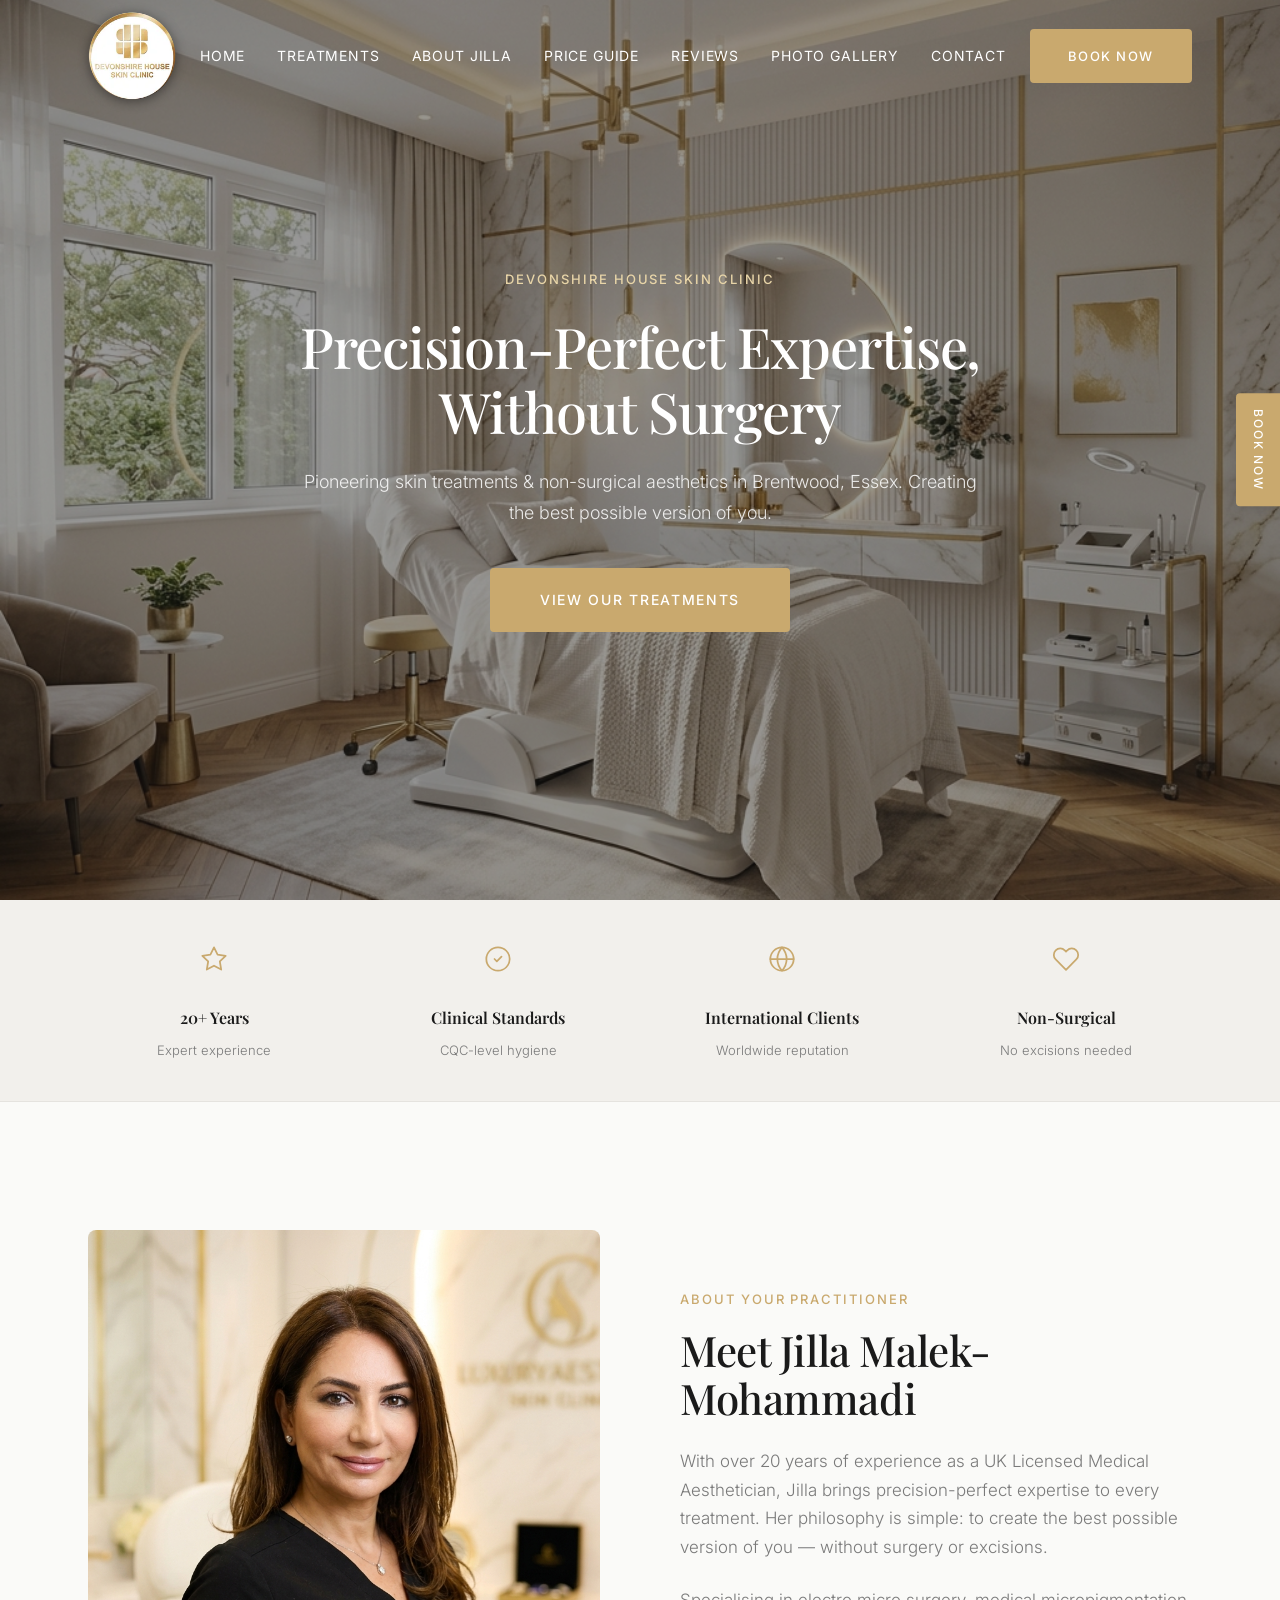
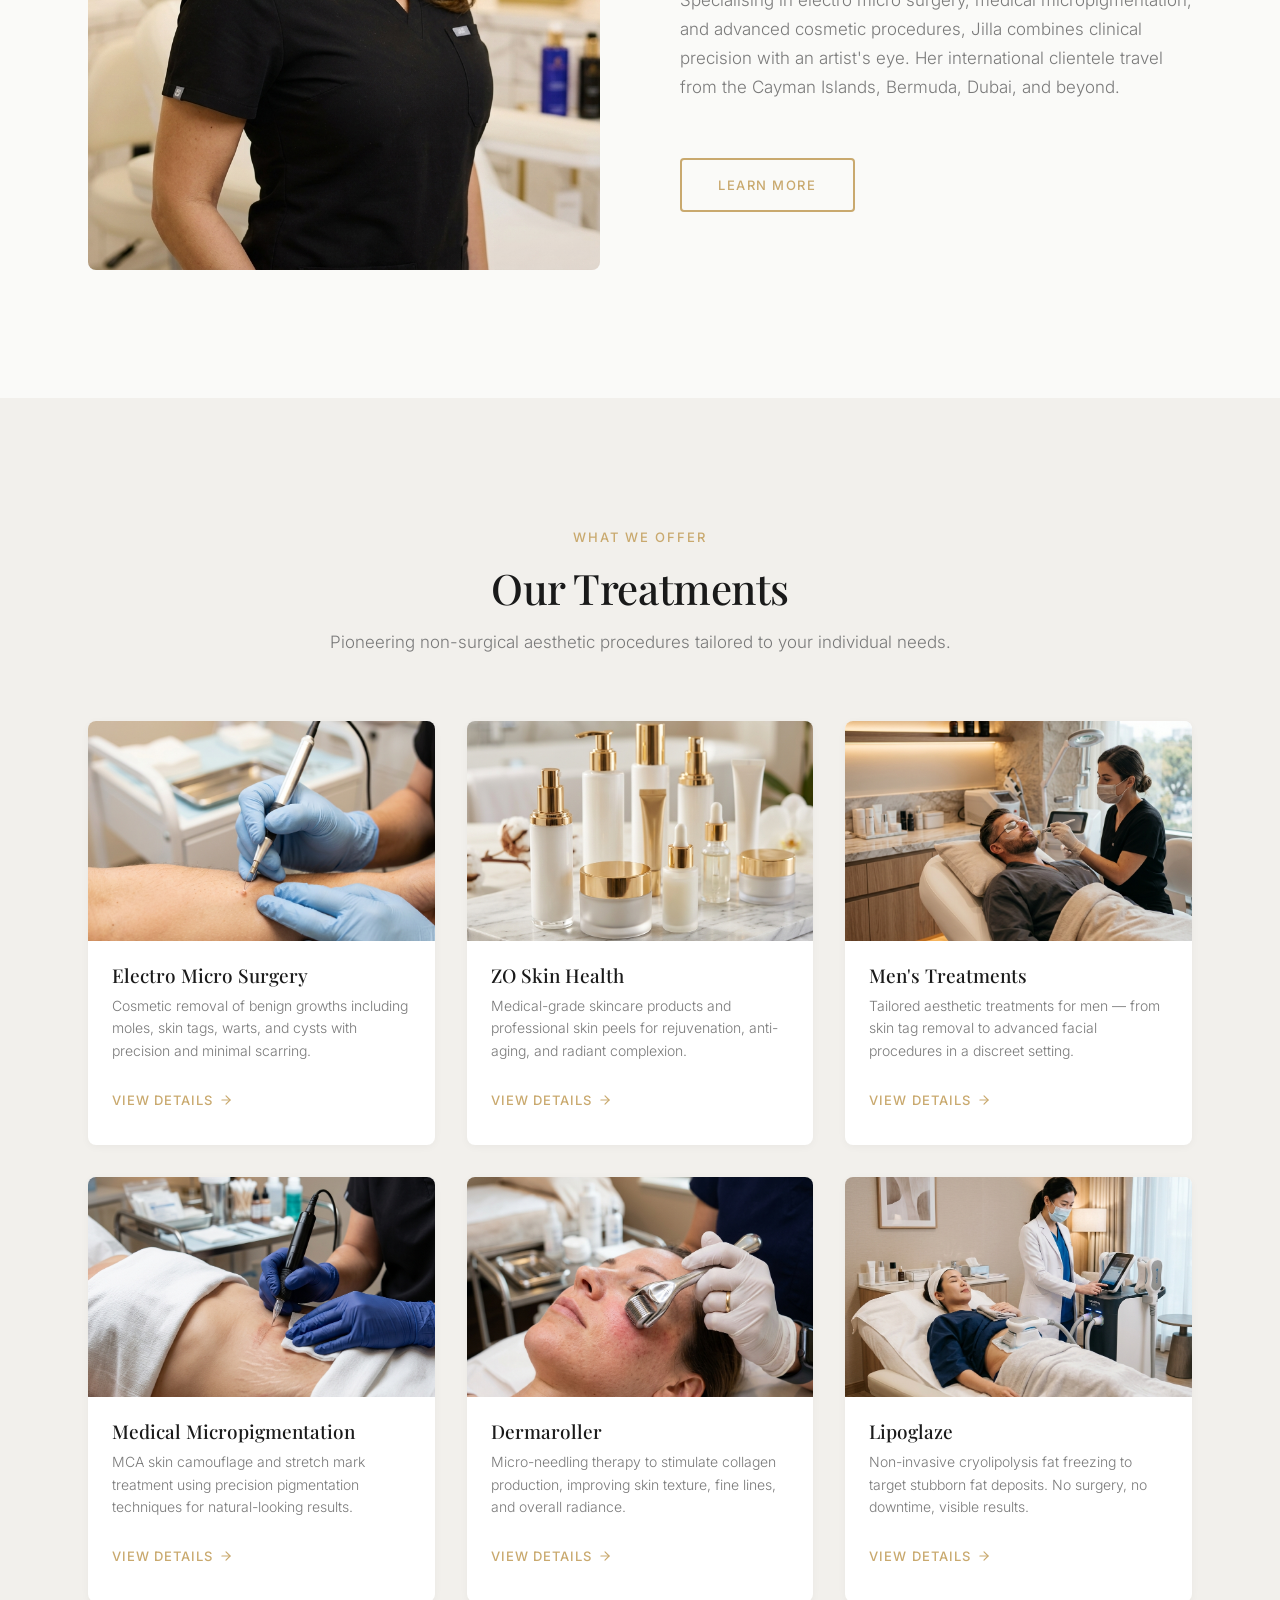
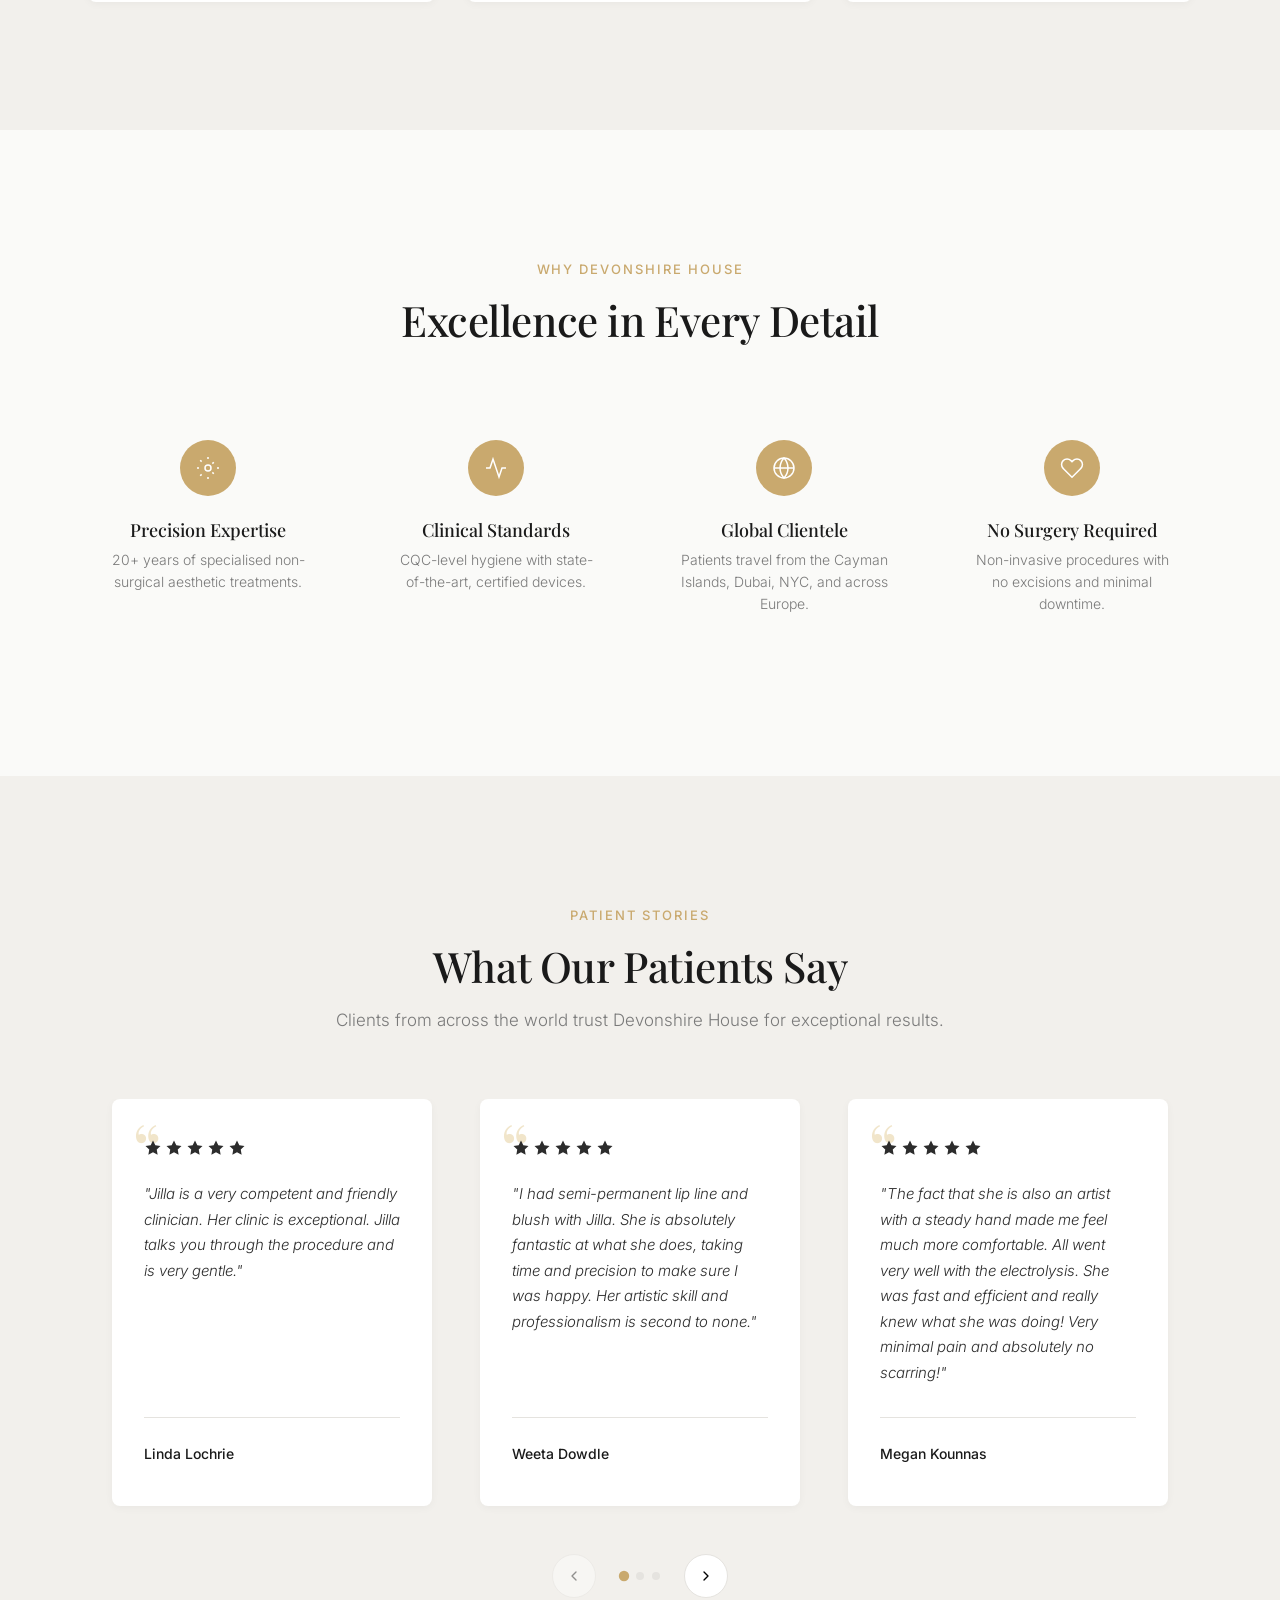
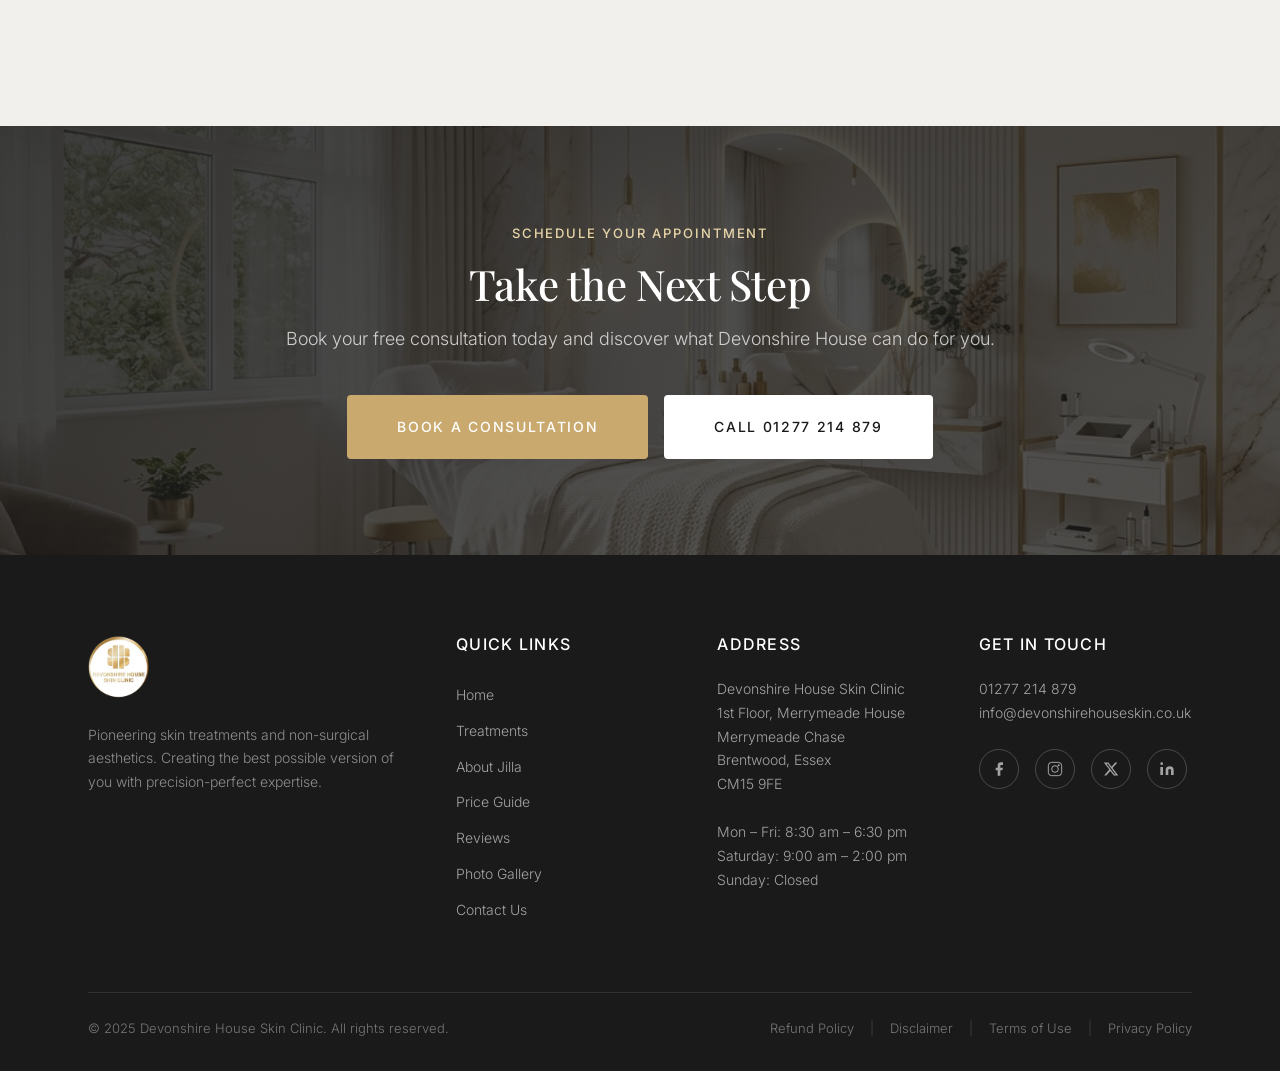
<file: index.html>
<!DOCTYPE html>
<html lang="en">
<head>
  <meta charset="UTF-8">
  <meta name="viewport" content="width=device-width, initial-scale=1.0">
  <title>Devonshire House Skin Clinic | Precision Aesthetic Treatments in Brentwood, Essex</title>
  <meta name="description" content="Devonshire House Skin Clinic offers pioneering skin treatments, non-surgical aesthetics, and advanced cosmetic procedures in Brentwood, Essex. Led by Jilla Malek-Mohammadi with 20+ years of expertise.">
  <meta property="og:title" content="Devonshire House Skin Clinic | Precision Aesthetic Treatments">
  <meta property="og:description" content="Pioneering skin treatments & non-surgical aesthetics in Brentwood, Essex. Creating the best possible version of you.">
  <meta property="og:type" content="website">
  <link rel="stylesheet" href="index.css">
  <link rel="icon" href="assets/images/favicon.png" type="image/png">
</head>
<body>

  <!-- Skip Link (Accessibility) -->
  <a href="#main-content" class="skip-link">Skip to main content</a>

  <!-- Floating Book Now Tab -->
  <a href="contact.html" class="floating-cta" aria-label="Book a consultation">Book Now</a>

  <!-- ============ HEADER ============ -->
  <header class="header" id="header" role="banner">
    <div class="header__inner">
      <a href="index.html" class="header__logo" aria-label="Devonshire House Skin Clinic — Home">
        <img src="assets/images/devonshirelogo.png" alt="Devonshire House Skin Clinic" width="163" height="170">
      </a>

      <nav class="header__nav" id="main-nav" role="navigation" aria-label="Main navigation">
        <a href="index.html" class="active">Home</a>
        <div class="nav-dropdown">
          <a href="treatments.html">Treatments</a>
          <div class="nav-dropdown__menu">
            <a href="treatments.html#electro-micro-surgery">Electro Micro Surgery (Cosmetic Removal Of Benign Growths)</a>
            <a href="treatments.html#zo-skin-health">ZO Skin Health</a>
            <a href="treatments.html#mens-treatments">Men's Treatments</a>
            <a href="treatments.html#micropigmentation">Medical Micropigmentation (Stretch Marks)</a>
            <a href="treatments.html#dermaroller">Dermaroller</a>
            <a href="treatments.html#lipoglaze">Lipoglaze</a>
          </div>
        </div>
        <a href="about.html">About Jilla</a>
        <a href="price-guide.html">Price Guide</a>
        <a href="reviews.html">Reviews</a>
        <a href="photo-gallery.html">Photo Gallery</a>
        <a href="contact.html">Contact</a>
      </nav>

      <a href="contact.html" class="btn btn--primary header__cta">Book Now</a>

      <button class="header__toggle" id="menu-toggle" aria-label="Open menu" aria-expanded="false">
        <span></span>
        <span></span>
        <span></span>
      </button>
    </div>
  </header>

  <!-- Mobile Menu -->
  <div class="mobile-menu__overlay" id="mobile-overlay"></div>
  <div class="mobile-menu" id="mobile-menu" role="navigation" aria-label="Mobile navigation">
    <a href="index.html">Home</a>
    <a href="treatments.html">Treatments</a>
    <a href="about.html">About Jilla</a>
    <a href="price-guide.html">Price Guide</a>
    <a href="reviews.html">Reviews</a>
    <a href="photo-gallery.html">Photo Gallery</a>
    <a href="contact.html">Contact Us</a>
    <div class="mobile-menu__contact">
      <p>
        Devonshire House Skin Clinic<br>
        1st Floor, Merrymeade House<br>
        Brentwood, Essex, CM15 9FE<br><br>
        <a href="tel:01277214879">01277 214 879</a><br>
        <a href="mailto:info@devonshirehouseskin.co.uk">info@devonshirehouseskin.co.uk</a>
      </p>
    </div>
  </div>

  <!-- ============ MAIN CONTENT ============ -->
  <main id="main-content">

    <!-- HERO SECTION -->
    <section class="hero" id="hero">
      <div class="hero__bg" style="background-image: url('assets/images/hero_bg.png');" role="img" aria-label="Luxury skin clinic interior"></div>
      <div class="hero__overlay"></div>
      <div class="hero__content">
        <span class="eyebrow">Devonshire House Skin Clinic</span>
        <h1>Precision-Perfect Expertise, Without Surgery</h1>
        <p>Pioneering skin treatments &amp; non-surgical aesthetics in Brentwood, Essex. Creating the best possible version of you.</p>
        <a href="#treatments" class="btn btn--primary btn--lg">View Our Treatments</a>
      </div>
    </section>

    <!-- TRUST BAR -->
    <section class="trust-bar">
      <div class="container">
        <div class="trust-bar__inner">
          <div class="trust-item reveal">
            <div class="trust-item__icon">
              <svg width="28" height="28" viewBox="0 0 24 24" fill="none" stroke="currentColor" stroke-width="1.5" stroke-linecap="round" stroke-linejoin="round"><path d="M12 2L15.09 8.26 22 9.27 17 14.14 18.18 21.02 12 17.77 5.82 21.02 7 14.14 2 9.27 8.91 8.26 12 2z"/></svg>
            </div>
            <div class="trust-item__title">20+ Years</div>
            <div class="trust-item__text">Expert experience</div>
          </div>
          <div class="trust-item reveal reveal-delay-1">
            <div class="trust-item__icon">
              <svg width="28" height="28" viewBox="0 0 24 24" fill="none" stroke="currentColor" stroke-width="1.5" stroke-linecap="round" stroke-linejoin="round"><path d="M9 12l2 2 4-4"/><path d="M12 22c5.523 0 10-4.477 10-10S17.523 2 12 2 2 6.477 2 12s4.477 10 10 10z"/></svg>
            </div>
            <div class="trust-item__title">Clinical Standards</div>
            <div class="trust-item__text">CQC-level hygiene</div>
          </div>
          <div class="trust-item reveal reveal-delay-2">
            <div class="trust-item__icon">
              <svg width="28" height="28" viewBox="0 0 24 24" fill="none" stroke="currentColor" stroke-width="1.5" stroke-linecap="round" stroke-linejoin="round"><circle cx="12" cy="12" r="10"/><line x1="2" y1="12" x2="22" y2="12"/><path d="M12 2a15.3 15.3 0 0 1 4 10 15.3 15.3 0 0 1-4 10 15.3 15.3 0 0 1-4-10 15.3 15.3 0 0 1 4-10z"/></svg>
            </div>
            <div class="trust-item__title">International Clients</div>
            <div class="trust-item__text">Worldwide reputation</div>
          </div>
          <div class="trust-item reveal reveal-delay-3">
            <div class="trust-item__icon">
              <svg width="28" height="28" viewBox="0 0 24 24" fill="none" stroke="currentColor" stroke-width="1.5" stroke-linecap="round" stroke-linejoin="round"><path d="M20.84 4.61a5.5 5.5 0 0 0-7.78 0L12 5.67l-1.06-1.06a5.5 5.5 0 0 0-7.78 7.78l1.06 1.06L12 21.23l7.78-7.78 1.06-1.06a5.5 5.5 0 0 0 0-7.78z"/></svg>
            </div>
            <div class="trust-item__title">Non-Surgical</div>
            <div class="trust-item__text">No excisions needed</div>
          </div>
        </div>
      </div>
    </section>

    <!-- ABOUT SNIPPET -->
    <section class="section" id="about">
      <div class="container">
        <div class="about-snippet">
          <div class="about-snippet__image reveal">
            <img src="assets/images/about_jilla.png" alt="Jilla Malek-Mohammadi — Lead Medical Aesthetician at Devonshire House Skin Clinic" loading="lazy">
          </div>
          <div class="about-snippet__content reveal reveal-delay-2">
            <span class="eyebrow">About Your Practitioner</span>
            <h2>Meet Jilla Malek-Mohammadi</h2>
            <p>With over 20 years of experience as a UK Licensed Medical Aesthetician, Jilla brings precision-perfect expertise to every treatment. Her philosophy is simple: to create the best possible version of you — without surgery or excisions.</p>
            <p>Specialising in electro micro surgery, medical micropigmentation, and advanced cosmetic procedures, Jilla combines clinical precision with an artist's eye. Her international clientele travel from the Cayman Islands, Bermuda, Dubai, and beyond.</p>
            <a href="about.html" class="btn btn--secondary">Learn More</a>
          </div>
        </div>
      </div>
    </section>

    <!-- TREATMENTS / SERVICE GRID -->
    <section class="section section--alt" id="treatments">
      <div class="container">
        <div class="section__header">
          <span class="eyebrow">What We Offer</span>
          <h2>Our Treatments</h2>
          <p>Pioneering non-surgical aesthetic procedures tailored to your individual needs.</p>
        </div>
        <div class="grid-3">
          <!-- Card 1: Electro Micro Surgery -->
          <div class="service-card reveal">
            <div class="service-card__image-wrap">
              <img src="assets/images/treatment_electro.png" alt="Electro Micro Surgery — precision removal of benign skin growths" class="service-card__image" loading="lazy">
            </div>
            <div class="service-card__body">
              <h3 class="service-card__title">Electro Micro Surgery</h3>
              <p class="service-card__desc">Cosmetic removal of benign growths including moles, skin tags, warts, and cysts with precision and minimal scarring.</p>
              <a href="treatments.html#electro-micro-surgery" class="service-card__link">
                View Details
                <svg viewBox="0 0 24 24" fill="none" stroke="currentColor" stroke-width="2" stroke-linecap="round" stroke-linejoin="round"><line x1="5" y1="12" x2="19" y2="12"/><polyline points="12 5 19 12 12 19"/></svg>
              </a>
            </div>
          </div>

          <!-- Card 2: ZO Skin Health -->
          <div class="service-card reveal reveal-delay-1">
            <div class="service-card__image-wrap">
              <img src="assets/images/treatment_zo_skin.png" alt="ZO Skin Health premium skincare products" class="service-card__image" loading="lazy">
            </div>
            <div class="service-card__body">
              <h3 class="service-card__title">ZO Skin Health</h3>
              <p class="service-card__desc">Medical-grade skincare products and professional skin peels for rejuvenation, anti-aging, and radiant complexion.</p>
              <a href="treatments.html#zo-skin-health" class="service-card__link">
                View Details
                <svg viewBox="0 0 24 24" fill="none" stroke="currentColor" stroke-width="2" stroke-linecap="round" stroke-linejoin="round"><line x1="5" y1="12" x2="19" y2="12"/><polyline points="12 5 19 12 12 19"/></svg>
              </a>
            </div>
          </div>

          <!-- Card 3: Men's Treatments -->
          <div class="service-card reveal reveal-delay-2">
            <div class="service-card__image-wrap">
              <img src="assets/images/treatment_mens.png" alt="Men's aesthetic skin treatments" class="service-card__image" loading="lazy">
            </div>
            <div class="service-card__body">
              <h3 class="service-card__title">Men's Treatments</h3>
              <p class="service-card__desc">Tailored aesthetic treatments for men — from skin tag removal to advanced facial procedures in a discreet setting.</p>
              <a href="treatments.html#mens-treatments" class="service-card__link">
                View Details
                <svg viewBox="0 0 24 24" fill="none" stroke="currentColor" stroke-width="2" stroke-linecap="round" stroke-linejoin="round"><line x1="5" y1="12" x2="19" y2="12"/><polyline points="12 5 19 12 12 19"/></svg>
              </a>
            </div>
          </div>

          <!-- Card 4: Medical Micropigmentation -->
          <div class="service-card reveal reveal-delay-3">
            <div class="service-card__image-wrap">
              <img src="assets/images/treatment_mca.png" alt="Medical Micropigmentation and skin camouflage" class="service-card__image" loading="lazy">
            </div>
            <div class="service-card__body">
              <h3 class="service-card__title">Medical Micropigmentation</h3>
              <p class="service-card__desc">MCA skin camouflage and stretch mark treatment using precision pigmentation techniques for natural-looking results.</p>
              <a href="treatments.html#micropigmentation" class="service-card__link">
                View Details
                <svg viewBox="0 0 24 24" fill="none" stroke="currentColor" stroke-width="2" stroke-linecap="round" stroke-linejoin="round"><line x1="5" y1="12" x2="19" y2="12"/><polyline points="12 5 19 12 12 19"/></svg>
              </a>
            </div>
          </div>

          <!-- Card 5: Dermaroller -->
          <div class="service-card reveal reveal-delay-4">
            <div class="service-card__image-wrap">
              <img src="assets/images/treatment_dermaroller.png" alt="Dermaroller micro-needling treatment" class="service-card__image" loading="lazy">
            </div>
            <div class="service-card__body">
              <h3 class="service-card__title">Dermaroller</h3>
              <p class="service-card__desc">Micro-needling therapy to stimulate collagen production, improving skin texture, fine lines, and overall radiance.</p>
              <a href="treatments.html#dermaroller" class="service-card__link">
                View Details
                <svg viewBox="0 0 24 24" fill="none" stroke="currentColor" stroke-width="2" stroke-linecap="round" stroke-linejoin="round"><line x1="5" y1="12" x2="19" y2="12"/><polyline points="12 5 19 12 12 19"/></svg>
              </a>
            </div>
          </div>

          <!-- Card 6: Lipoglaze -->
          <div class="service-card reveal reveal-delay-5">
            <div class="service-card__image-wrap">
              <img src="assets/images/treatment_lipoglaze.png" alt="Lipoglaze cryolipolysis fat freezing treatment" class="service-card__image" loading="lazy">
            </div>
            <div class="service-card__body">
              <h3 class="service-card__title">Lipoglaze</h3>
              <p class="service-card__desc">Non-invasive cryolipolysis fat freezing to target stubborn fat deposits. No surgery, no downtime, visible results.</p>
              <a href="treatments.html#lipoglaze" class="service-card__link">
                View Details
                <svg viewBox="0 0 24 24" fill="none" stroke="currentColor" stroke-width="2" stroke-linecap="round" stroke-linejoin="round"><line x1="5" y1="12" x2="19" y2="12"/><polyline points="12 5 19 12 12 19"/></svg>
              </a>
            </div>
          </div>
        </div>
      </div>
    </section>

    <!-- WHY CHOOSE US -->
    <section class="section" id="why-us">
      <div class="container">
        <div class="section__header">
          <span class="eyebrow">Why Devonshire House</span>
          <h2>Excellence in Every Detail</h2>
        </div>
        <div class="features-grid">
          <div class="feature-item reveal">
            <div class="feature-item__icon">
              <svg width="24" height="24" viewBox="0 0 24 24" fill="none" stroke="currentColor" stroke-width="1.5"><circle cx="12" cy="12" r="3"/><path d="M12 1v2M12 21v2M4.22 4.22l1.42 1.42M16.36 16.36l1.42 1.42M1 12h2M21 12h2M4.22 19.78l1.42-1.42M16.36 7.64l1.42-1.42"/></svg>
            </div>
            <h4 class="feature-item__title">Precision Expertise</h4>
            <p class="feature-item__text">20+ years of specialised non-surgical aesthetic treatments.</p>
          </div>
          <div class="feature-item reveal reveal-delay-1">
            <div class="feature-item__icon">
              <svg width="24" height="24" viewBox="0 0 24 24" fill="none" stroke="currentColor" stroke-width="1.5"><path d="M22 12h-4l-3 9L9 3l-3 9H2"/></svg>
            </div>
            <h4 class="feature-item__title">Clinical Standards</h4>
            <p class="feature-item__text">CQC-level hygiene with state-of-the-art, certified devices.</p>
          </div>
          <div class="feature-item reveal reveal-delay-2">
            <div class="feature-item__icon">
              <svg width="24" height="24" viewBox="0 0 24 24" fill="none" stroke="currentColor" stroke-width="1.5"><circle cx="12" cy="12" r="10"/><line x1="2" y1="12" x2="22" y2="12"/><path d="M12 2a15.3 15.3 0 0 1 4 10 15.3 15.3 0 0 1-4 10 15.3 15.3 0 0 1-4-10 15.3 15.3 0 0 1 4-10z"/></svg>
            </div>
            <h4 class="feature-item__title">Global Clientele</h4>
            <p class="feature-item__text">Patients travel from the Cayman Islands, Dubai, NYC, and across Europe.</p>
          </div>
          <div class="feature-item reveal reveal-delay-3">
            <div class="feature-item__icon">
              <svg width="24" height="24" viewBox="0 0 24 24" fill="none" stroke="currentColor" stroke-width="1.5"><path d="M20.84 4.61a5.5 5.5 0 0 0-7.78 0L12 5.67l-1.06-1.06a5.5 5.5 0 0 0-7.78 7.78l1.06 1.06L12 21.23l7.78-7.78 1.06-1.06a5.5 5.5 0 0 0 0-7.78z"/></svg>
            </div>
            <h4 class="feature-item__title">No Surgery Required</h4>
            <p class="feature-item__text">Non-invasive procedures with no excisions and minimal downtime.</p>
          </div>
        </div>
      </div>
    </section>

    <!-- TESTIMONIALS CAROUSEL -->
    <section class="section section--alt" id="testimonials">
      <div class="container">
        <div class="section__header">
          <span class="eyebrow">Patient Stories</span>
          <h2>What Our Patients Say</h2>
          <p>Clients from across the world trust Devonshire House for exceptional results.</p>
        </div>

        <div class="testimonials" aria-label="Patient testimonials">
          <div class="testimonials__track" id="testimonials-track">
            <!-- Testimonial 1 -->
            <div class="testimonial-card">
              <div class="testimonial-card__inner">
                <div class="testimonial-card__stars" aria-label="5 out of 5 stars">
                  <svg viewBox="0 0 24 24"><path d="M12 2l3.09 6.26L22 9.27l-5 4.87 1.18 6.88L12 17.77l-6.18 3.25L7 14.14 2 9.27l6.91-1.01L12 2z" fill="currentColor"/></svg>
                  <svg viewBox="0 0 24 24"><path d="M12 2l3.09 6.26L22 9.27l-5 4.87 1.18 6.88L12 17.77l-6.18 3.25L7 14.14 2 9.27l6.91-1.01L12 2z" fill="currentColor"/></svg>
                  <svg viewBox="0 0 24 24"><path d="M12 2l3.09 6.26L22 9.27l-5 4.87 1.18 6.88L12 17.77l-6.18 3.25L7 14.14 2 9.27l6.91-1.01L12 2z" fill="currentColor"/></svg>
                  <svg viewBox="0 0 24 24"><path d="M12 2l3.09 6.26L22 9.27l-5 4.87 1.18 6.88L12 17.77l-6.18 3.25L7 14.14 2 9.27l6.91-1.01L12 2z" fill="currentColor"/></svg>
                  <svg viewBox="0 0 24 24"><path d="M12 2l3.09 6.26L22 9.27l-5 4.87 1.18 6.88L12 17.77l-6.18 3.25L7 14.14 2 9.27l6.91-1.01L12 2z" fill="currentColor"/></svg>
                </div>
                <p class="testimonial-card__text">"Jilla is a very competent and friendly clinician. Her clinic is exceptional. Jilla talks you through the procedure and is very gentle."</p>
                <div class="testimonial-card__author">Linda Lochrie</div>
              </div>
            </div>

            <!-- Testimonial 2 -->
            <div class="testimonial-card">
              <div class="testimonial-card__inner">
                <div class="testimonial-card__stars" aria-label="5 out of 5 stars">
                  <svg viewBox="0 0 24 24"><path d="M12 2l3.09 6.26L22 9.27l-5 4.87 1.18 6.88L12 17.77l-6.18 3.25L7 14.14 2 9.27l6.91-1.01L12 2z" fill="currentColor"/></svg>
                  <svg viewBox="0 0 24 24"><path d="M12 2l3.09 6.26L22 9.27l-5 4.87 1.18 6.88L12 17.77l-6.18 3.25L7 14.14 2 9.27l6.91-1.01L12 2z" fill="currentColor"/></svg>
                  <svg viewBox="0 0 24 24"><path d="M12 2l3.09 6.26L22 9.27l-5 4.87 1.18 6.88L12 17.77l-6.18 3.25L7 14.14 2 9.27l6.91-1.01L12 2z" fill="currentColor"/></svg>
                  <svg viewBox="0 0 24 24"><path d="M12 2l3.09 6.26L22 9.27l-5 4.87 1.18 6.88L12 17.77l-6.18 3.25L7 14.14 2 9.27l6.91-1.01L12 2z" fill="currentColor"/></svg>
                  <svg viewBox="0 0 24 24"><path d="M12 2l3.09 6.26L22 9.27l-5 4.87 1.18 6.88L12 17.77l-6.18 3.25L7 14.14 2 9.27l6.91-1.01L12 2z" fill="currentColor"/></svg>
                </div>
                <p class="testimonial-card__text">"I had semi-permanent lip line and blush with Jilla. She is absolutely fantastic at what she does, taking time and precision to make sure I was happy. Her artistic skill and professionalism is second to none."</p>
                <div class="testimonial-card__author">Weeta Dowdle</div>
              </div>
            </div>

            <!-- Testimonial 3 -->
            <div class="testimonial-card">
              <div class="testimonial-card__inner">
                <div class="testimonial-card__stars" aria-label="5 out of 5 stars">
                  <svg viewBox="0 0 24 24"><path d="M12 2l3.09 6.26L22 9.27l-5 4.87 1.18 6.88L12 17.77l-6.18 3.25L7 14.14 2 9.27l6.91-1.01L12 2z" fill="currentColor"/></svg>
                  <svg viewBox="0 0 24 24"><path d="M12 2l3.09 6.26L22 9.27l-5 4.87 1.18 6.88L12 17.77l-6.18 3.25L7 14.14 2 9.27l6.91-1.01L12 2z" fill="currentColor"/></svg>
                  <svg viewBox="0 0 24 24"><path d="M12 2l3.09 6.26L22 9.27l-5 4.87 1.18 6.88L12 17.77l-6.18 3.25L7 14.14 2 9.27l6.91-1.01L12 2z" fill="currentColor"/></svg>
                  <svg viewBox="0 0 24 24"><path d="M12 2l3.09 6.26L22 9.27l-5 4.87 1.18 6.88L12 17.77l-6.18 3.25L7 14.14 2 9.27l6.91-1.01L12 2z" fill="currentColor"/></svg>
                  <svg viewBox="0 0 24 24"><path d="M12 2l3.09 6.26L22 9.27l-5 4.87 1.18 6.88L12 17.77l-6.18 3.25L7 14.14 2 9.27l6.91-1.01L12 2z" fill="currentColor"/></svg>
                </div>
                <p class="testimonial-card__text">"The fact that she is also an artist with a steady hand made me feel much more comfortable. All went very well with the electrolysis. She was fast and efficient and really knew what she was doing! Very minimal pain and absolutely no scarring!"</p>
                <div class="testimonial-card__author">Megan Kounnas</div>
              </div>
            </div>

            <!-- Testimonial 4 -->
            <div class="testimonial-card">
              <div class="testimonial-card__inner">
                <div class="testimonial-card__stars" aria-label="5 out of 5 stars">
                  <svg viewBox="0 0 24 24"><path d="M12 2l3.09 6.26L22 9.27l-5 4.87 1.18 6.88L12 17.77l-6.18 3.25L7 14.14 2 9.27l6.91-1.01L12 2z" fill="currentColor"/></svg>
                  <svg viewBox="0 0 24 24"><path d="M12 2l3.09 6.26L22 9.27l-5 4.87 1.18 6.88L12 17.77l-6.18 3.25L7 14.14 2 9.27l6.91-1.01L12 2z" fill="currentColor"/></svg>
                  <svg viewBox="0 0 24 24"><path d="M12 2l3.09 6.26L22 9.27l-5 4.87 1.18 6.88L12 17.77l-6.18 3.25L7 14.14 2 9.27l6.91-1.01L12 2z" fill="currentColor"/></svg>
                  <svg viewBox="0 0 24 24"><path d="M12 2l3.09 6.26L22 9.27l-5 4.87 1.18 6.88L12 17.77l-6.18 3.25L7 14.14 2 9.27l6.91-1.01L12 2z" fill="currentColor"/></svg>
                  <svg viewBox="0 0 24 24"><path d="M12 2l3.09 6.26L22 9.27l-5 4.87 1.18 6.88L12 17.77l-6.18 3.25L7 14.14 2 9.27l6.91-1.01L12 2z" fill="currentColor"/></svg>
                </div>
                <p class="testimonial-card__text">"I had a skin tag which had been bothering me for a while. My worries were unfounded as Jilla made me feel very comfortable right away and the process was both quick and painless. I highly recommend this clinic."</p>
                <div class="testimonial-card__author">Ian W</div>
              </div>
            </div>

            <!-- Testimonial 5 -->
            <div class="testimonial-card">
              <div class="testimonial-card__inner">
                <div class="testimonial-card__stars" aria-label="5 out of 5 stars">
                  <svg viewBox="0 0 24 24"><path d="M12 2l3.09 6.26L22 9.27l-5 4.87 1.18 6.88L12 17.77l-6.18 3.25L7 14.14 2 9.27l6.91-1.01L12 2z" fill="currentColor"/></svg>
                  <svg viewBox="0 0 24 24"><path d="M12 2l3.09 6.26L22 9.27l-5 4.87 1.18 6.88L12 17.77l-6.18 3.25L7 14.14 2 9.27l6.91-1.01L12 2z" fill="currentColor"/></svg>
                  <svg viewBox="0 0 24 24"><path d="M12 2l3.09 6.26L22 9.27l-5 4.87 1.18 6.88L12 17.77l-6.18 3.25L7 14.14 2 9.27l6.91-1.01L12 2z" fill="currentColor"/></svg>
                  <svg viewBox="0 0 24 24"><path d="M12 2l3.09 6.26L22 9.27l-5 4.87 1.18 6.88L12 17.77l-6.18 3.25L7 14.14 2 9.27l6.91-1.01L12 2z" fill="currentColor"/></svg>
                  <svg viewBox="0 0 24 24"><path d="M12 2l3.09 6.26L22 9.27l-5 4.87 1.18 6.88L12 17.77l-6.18 3.25L7 14.14 2 9.27l6.91-1.01L12 2z" fill="currentColor"/></svg>
                </div>
                <p class="testimonial-card__text">"I have had skin treatments and also a facial at the Brentwood address. I have been delighted with the results and have recommended these to friends and family. An excellent therapist."</p>
                <div class="testimonial-card__author">June R</div>
              </div>
            </div>
          </div>

          <!-- Carousel Controls -->
          <div class="carousel-controls">
            <button class="carousel-btn" id="carousel-prev" aria-label="Previous testimonial">
              <svg viewBox="0 0 24 24" fill="none" stroke="currentColor" stroke-width="2" stroke-linecap="round" stroke-linejoin="round"><polyline points="15 18 9 12 15 6"/></svg>
            </button>
            <div class="carousel-dots" id="carousel-dots">
              <button class="carousel-dot active" aria-label="Go to slide 1"></button>
              <button class="carousel-dot" aria-label="Go to slide 2"></button>
              <button class="carousel-dot" aria-label="Go to slide 3"></button>
            </div>
            <button class="carousel-btn" id="carousel-next" aria-label="Next testimonial">
              <svg viewBox="0 0 24 24" fill="none" stroke="currentColor" stroke-width="2" stroke-linecap="round" stroke-linejoin="round"><polyline points="9 18 15 12 9 6"/></svg>
            </button>
          </div>
        </div>
      </div>
    </section>

    <!-- CTA SECTION -->
    <section class="cta-section">
      <div class="cta-section__bg" style="background-image: url('assets/images/hero_bg.png');"></div>
      <div class="cta-section__overlay"></div>
      <div class="container cta-section__content">
        <span class="eyebrow" style="color: var(--color-accent-light);">Schedule Your Appointment</span>
        <h2>Take the Next Step</h2>
        <p>Book your free consultation today and discover what Devonshire House can do for you.</p>
        <div class="cta-section__buttons">
          <a href="contact.html" class="btn btn--primary btn--lg">Book a Consultation</a>
          <a href="tel:01277214879" class="btn btn--white btn--lg">Call 01277 214 879</a>
        </div>
      </div>
    </section>

  </main>

  <!-- ============ FOOTER ============ -->
  <footer class="footer" role="contentinfo">
    <div class="container">
      <div class="footer__grid">
        <!-- Brand -->
        <div class="footer__brand">
          <div class="footer__logo">
            <img src="assets/images/devonshirelogo.png" alt="Devonshire House Skin Clinic" width="163" height="170">
          </div>
          <p>Pioneering skin treatments and non-surgical aesthetics. Creating the best possible version of you with precision-perfect expertise.</p>
        </div>

        <!-- Quick Links -->
        <div class="footer__links">
          <h4>Quick Links</h4>
          <a href="index.html">Home</a>
          <a href="treatments.html">Treatments</a>
          <a href="about.html">About Jilla</a>
          <a href="price-guide.html">Price Guide</a>
          <a href="reviews.html">Reviews</a>
          <a href="photo-gallery.html">Photo Gallery</a>
          <a href="contact.html">Contact Us</a>
        </div>

        <!-- Address -->
        <div class="footer__contact">
          <h4>Address</h4>
          <p>
            Devonshire House Skin Clinic<br>
            1st Floor, Merrymeade House<br>
            Merrymeade Chase<br>
            Brentwood, Essex<br>
            CM15 9FE
          </p>
          <p style="margin-top: 16px;">
            Mon – Fri: 8:30 am – 6:30 pm<br>
            Saturday: 9:00 am – 2:00 pm<br>
            Sunday: Closed
          </p>
        </div>

        <!-- Get In Touch -->
        <div class="footer__contact">
          <h4>Get In Touch</h4>
          <p>
            <a href="tel:01277214879">01277 214 879</a><br>
            <a href="mailto:info@devonshirehouseskin.co.uk">info@devonshirehouseskin.co.uk</a>
          </p>
          <div class="footer__social">
            <a href="https://facebook.com/1593580254194009" target="_blank" rel="noopener" aria-label="Facebook">
              <svg viewBox="0 0 24 24"><path d="M18 2h-3a5 5 0 0 0-5 5v3H7v4h3v8h4v-8h3l1-4h-4V7a1 1 0 0 1 1-1h3z"/></svg>
            </a>
            <a href="https://www.instagram.com/devonshire_house_skin/" target="_blank" rel="noopener" aria-label="Instagram">
              <svg viewBox="0 0 24 24"><rect x="2" y="2" width="20" height="20" rx="5" fill="none" stroke="currentColor" stroke-width="1.5"/><circle cx="12" cy="12" r="5" fill="none" stroke="currentColor" stroke-width="1.5"/><circle cx="17.5" cy="6.5" r="1.5" fill="currentColor"/></svg>
            </a>
            <a href="https://twitter.com/jilla_Aesthetic" target="_blank" rel="noopener" aria-label="X (Twitter)">
              <svg viewBox="0 0 24 24"><path d="M18.244 2.25h3.308l-7.227 8.26 8.502 11.24H16.17l-5.214-6.817L4.99 21.75H1.68l7.73-8.835L1.254 2.25H8.08l4.713 6.231zm-1.161 17.52h1.833L7.084 4.126H5.117z"/></svg>
            </a>
            <a href="https://www.linkedin.com/in/jilla-malek-mohammadi-9968a725" target="_blank" rel="noopener" aria-label="LinkedIn">
              <svg viewBox="0 0 24 24"><path d="M16 8a6 6 0 0 1 6 6v7h-4v-7a2 2 0 0 0-2-2 2 2 0 0 0-2 2v7h-4v-7a6 6 0 0 1 6-6z"/><rect x="2" y="9" width="4" height="12"/><circle cx="4" cy="4" r="2"/></svg>
            </a>
          </div>
        </div>
      </div>

      <!-- Bottom Bar -->
      <div class="footer__bottom">
        <div>&copy; 2025 Devonshire House Skin Clinic. All rights reserved.</div>
        <div class="footer__legal">
          <a href="#">Refund Policy</a>
          <span>|</span>
          <a href="#">Disclaimer</a>
          <span>|</span>
          <a href="#">Terms of Use</a>
          <span>|</span>
          <a href="#">Privacy Policy</a>
        </div>
      </div>
    </div>
  </footer>

  <script src="main.js" defer></script>
</body>
</html>
</file>
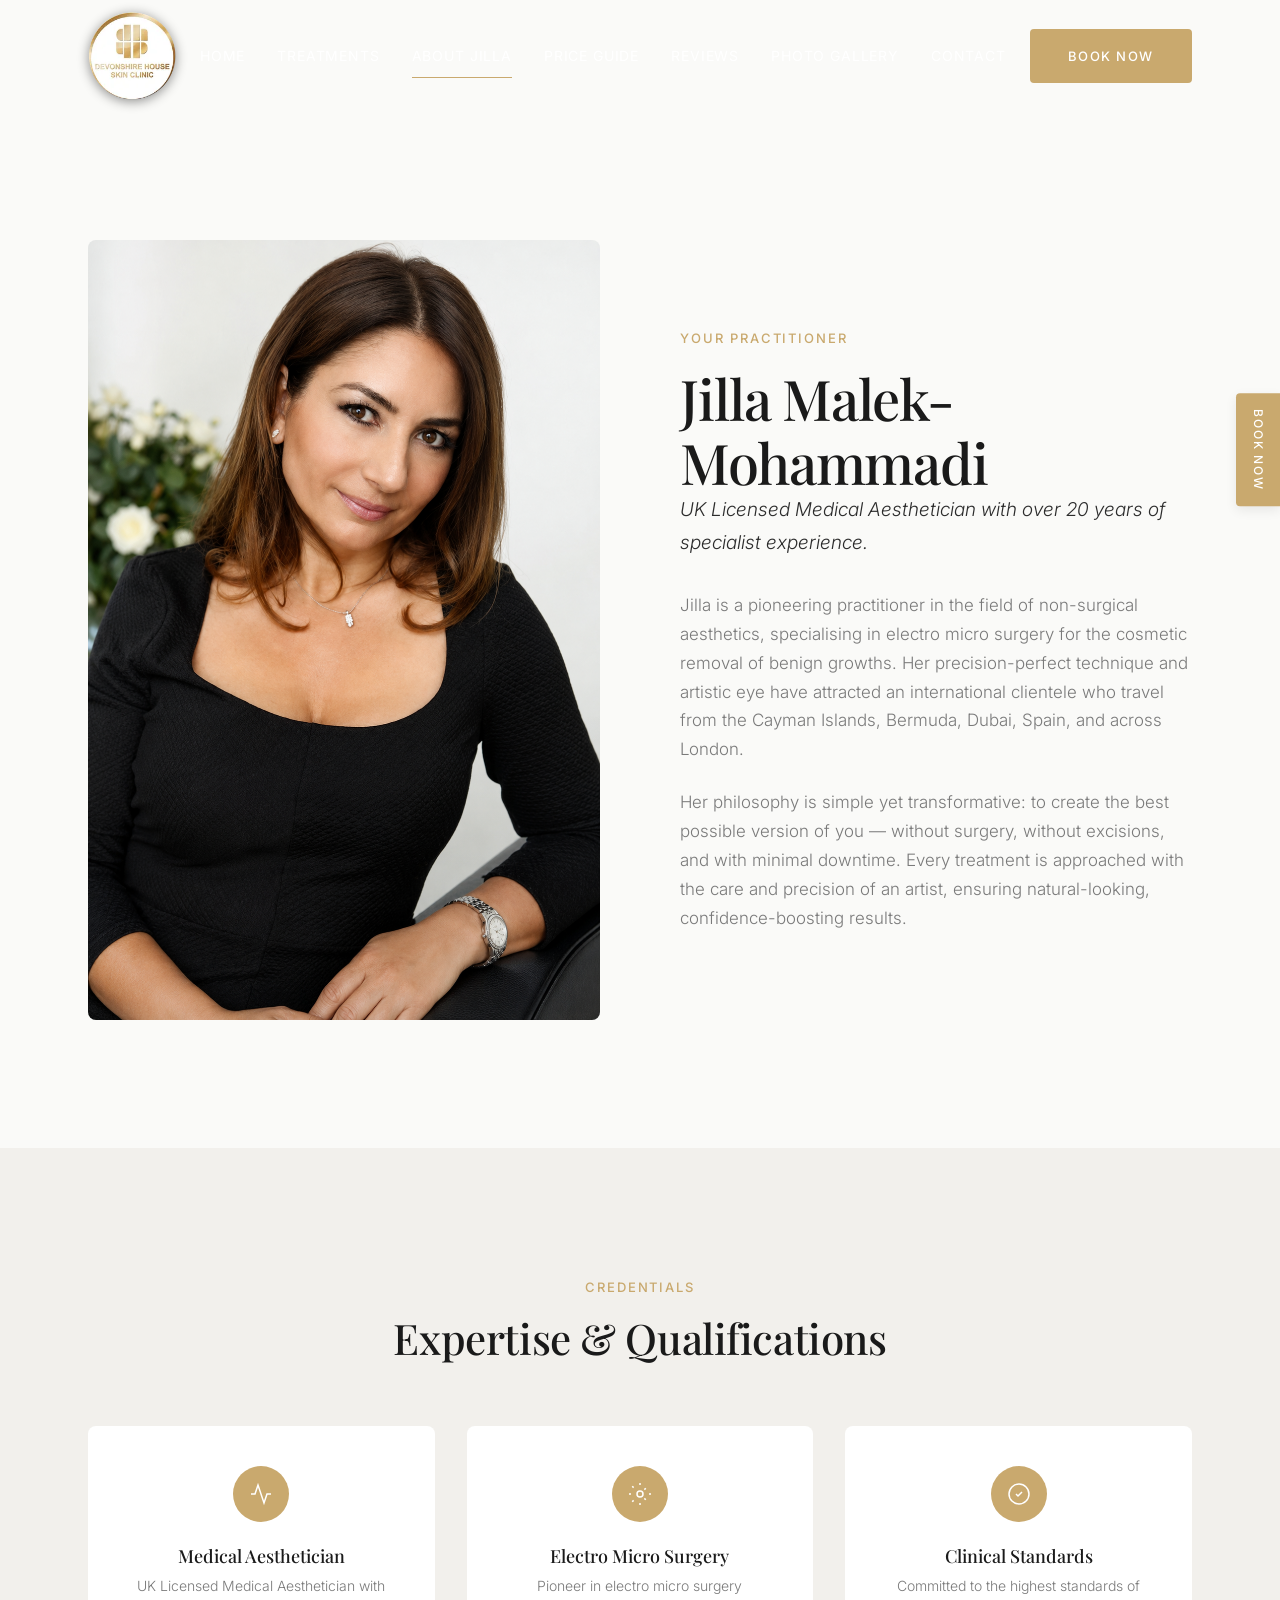
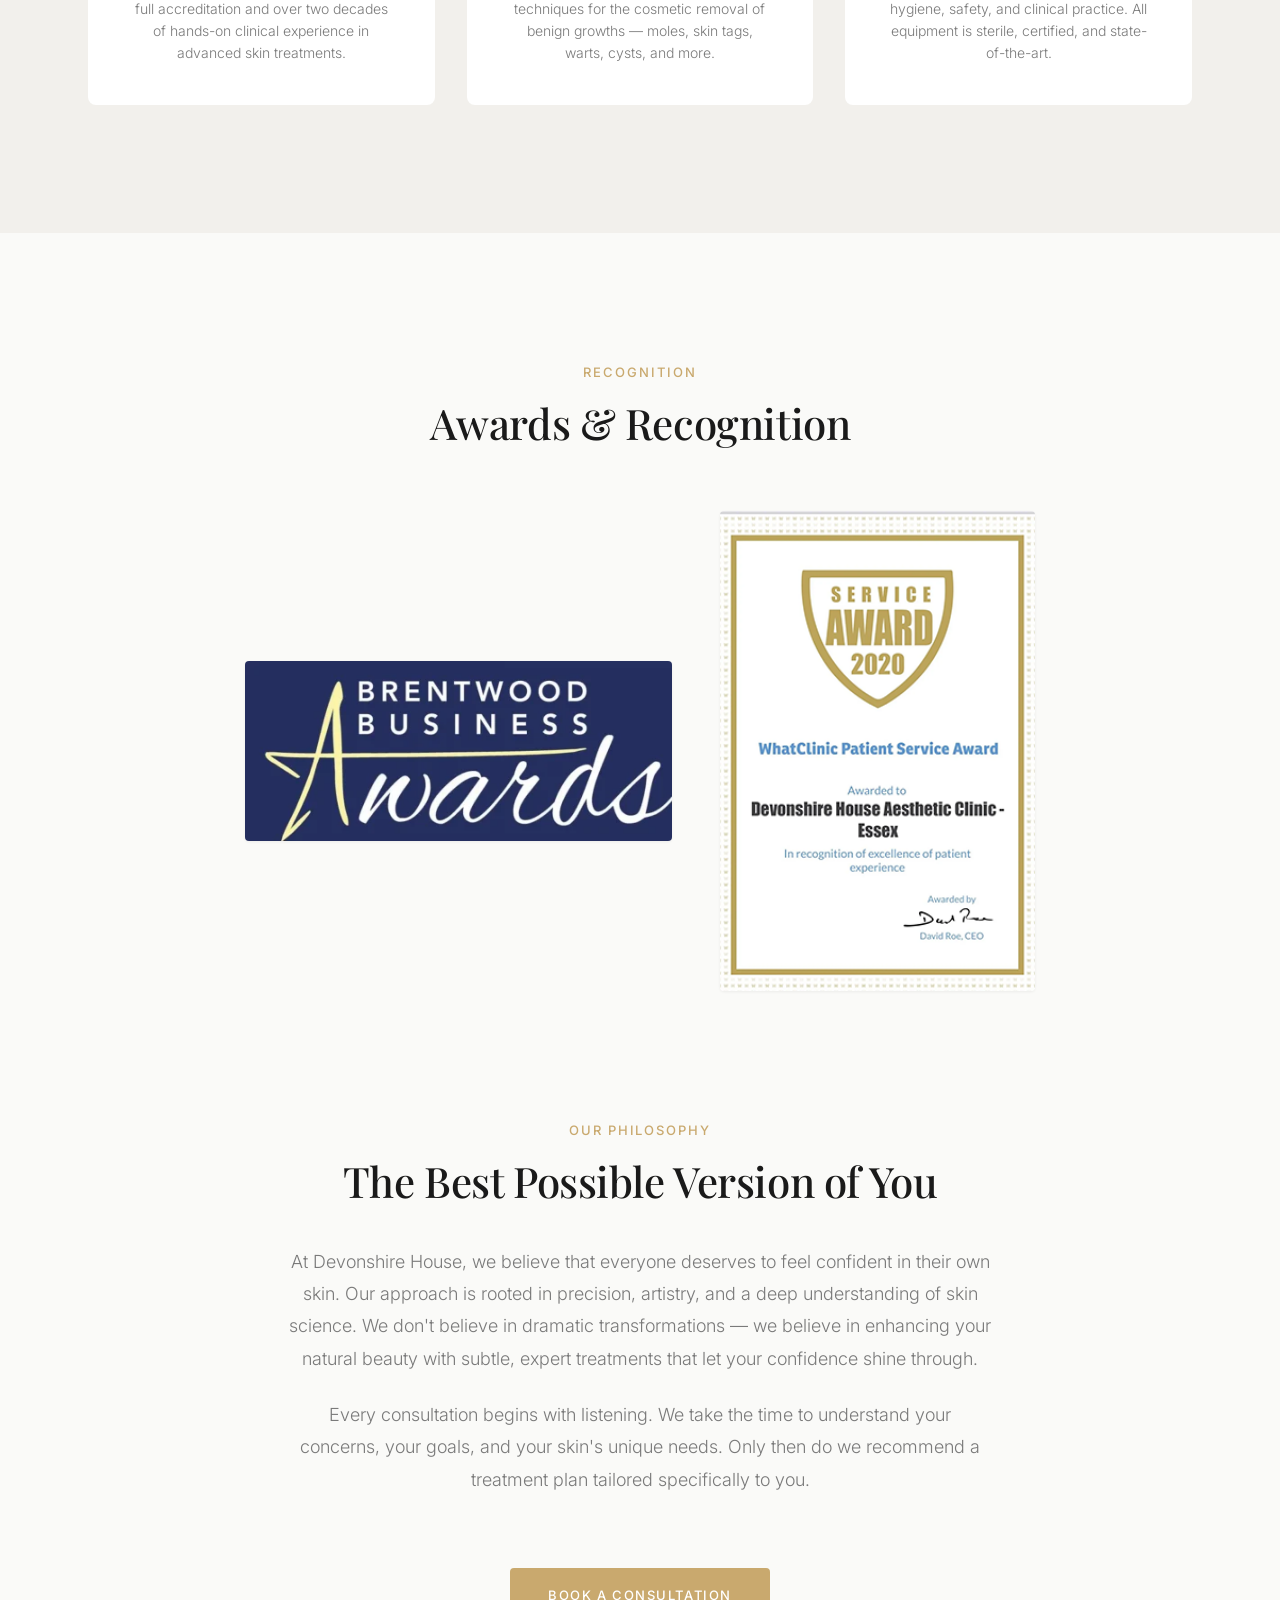
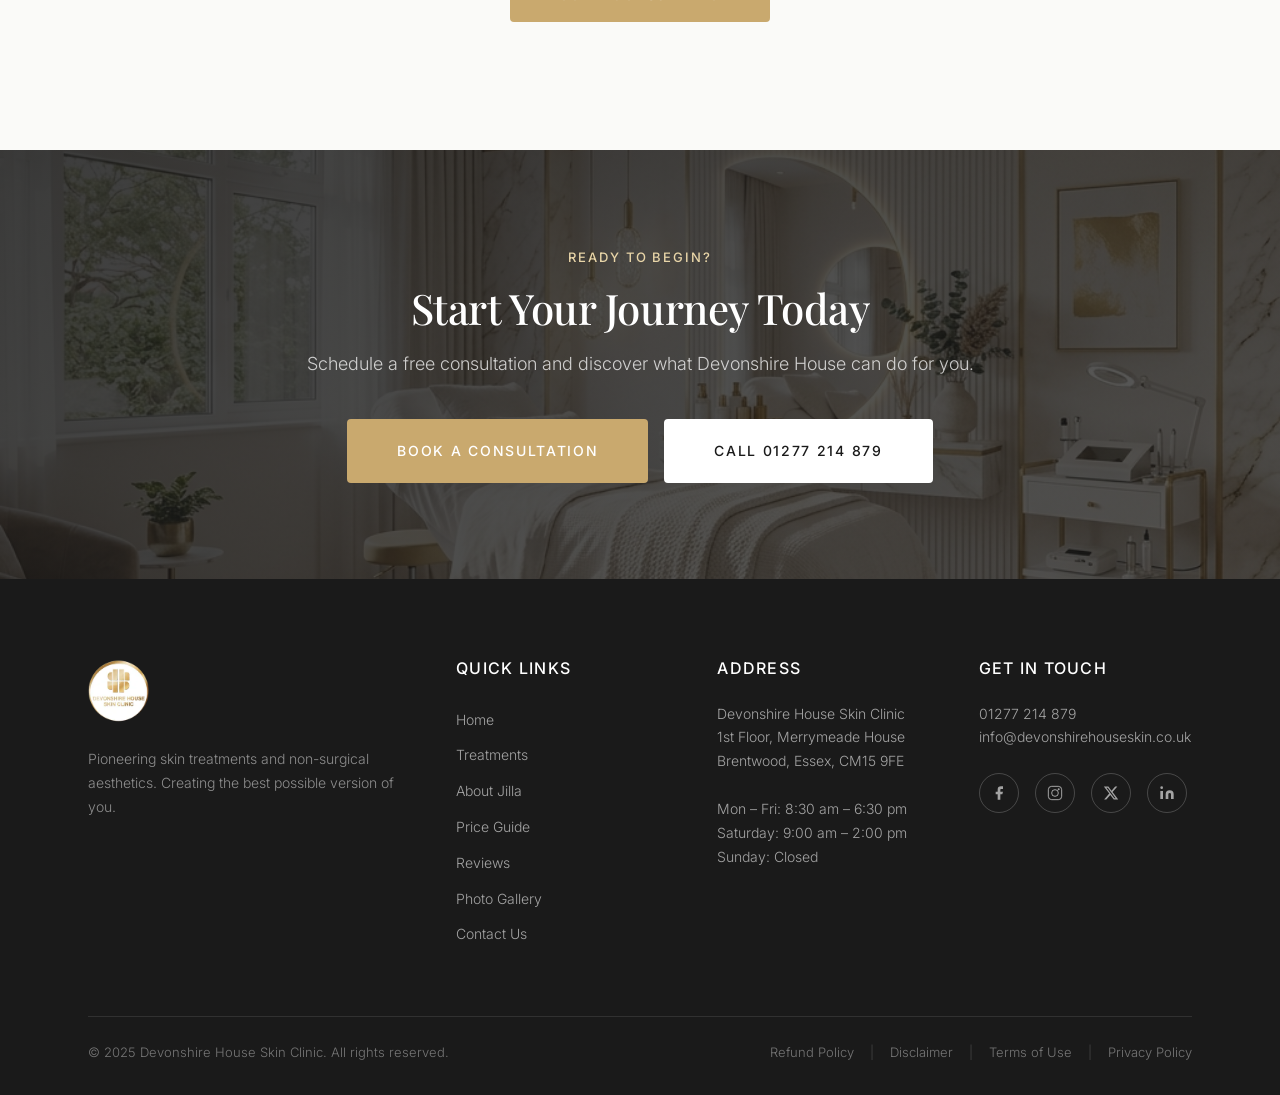
<file: about.html>
<!DOCTYPE html>
<html lang="en">
<head>
  <meta charset="UTF-8">
  <meta name="viewport" content="width=device-width, initial-scale=1.0">
  <title>About Jilla Malek-Mohammadi | Devonshire House Skin Clinic</title>
  <meta name="description" content="Meet Jilla Malek-Mohammadi — UK Licensed Medical Aesthetician with 20+ years experience. Pioneering non-surgical skin treatments at Devonshire House Skin Clinic, Brentwood.">
  <link rel="stylesheet" href="index.css">
</head>
<body>

  <a href="#main-content" class="skip-link">Skip to main content</a>
  <a href="contact.html" class="floating-cta" aria-label="Book a consultation">Book Now</a>

  <!-- HEADER -->
  <header class="header scrolled" id="header" role="banner">
    <div class="header__inner">
      <a href="index.html" class="header__logo" aria-label="Home"><img src="assets/images/devonshirelogo.png" alt="Devonshire House Skin Clinic" width="163" height="170"></a>
      <nav class="header__nav" id="main-nav" role="navigation" aria-label="Main navigation">
        <a href="index.html">Home</a>
        <div class="nav-dropdown"><a href="treatments.html">Treatments</a>
          <div class="nav-dropdown__menu"><a href="treatments.html#electro-micro-surgery">Electro Micro Surgery (Cosmetic Removal Of Benign Growths)</a><a href="treatments.html#zo-skin-health">ZO Skin Health</a><a href="treatments.html#mens-treatments">Men's Treatments</a><a href="treatments.html#micropigmentation">Medical Micropigmentation (Stretch Marks)</a><a href="treatments.html#dermaroller">Dermaroller</a><a href="treatments.html#lipoglaze">Lipoglaze</a></div>
        </div>
        <a href="about.html" class="active">About Jilla</a>
        <a href="price-guide.html">Price Guide</a>
        <a href="reviews.html">Reviews</a>
        <a href="photo-gallery.html">Photo Gallery</a>
        <a href="contact.html">Contact</a>
      </nav>
      <a href="contact.html" class="btn btn--primary header__cta">Book Now</a>
      <button class="header__toggle" id="menu-toggle" aria-label="Open menu" aria-expanded="false"><span></span><span></span><span></span></button>
    </div>
  </header>

  <div class="mobile-menu__overlay" id="mobile-overlay"></div>
  <div class="mobile-menu" id="mobile-menu" role="navigation" aria-label="Mobile navigation">
    <a href="index.html">Home</a><a href="treatments.html">Treatments</a><a href="about.html">About Jilla</a><a href="price-guide.html">Price Guide</a><a href="reviews.html">Reviews</a><a href="photo-gallery.html">Photo Gallery</a><a href="contact.html">Contact Us</a>
  </div>

  <main id="main-content" style="padding-top: var(--header-height);">

    <!-- ABOUT HERO -->
    <section class="section">
      <div class="container">
        <div class="about-snippet">
          <div class="about-snippet__image reveal">
            <img src="assets/images/jilla.png" alt="Jilla Malek-Mohammadi — Lead Medical Aesthetician" loading="lazy" style="aspect-ratio: auto; object-fit: contain; object-position: center;">
          </div>
          <div class="about-snippet__content reveal reveal-delay-2">
            <span class="eyebrow">Your Practitioner</span>
            <h1>Jilla Malek-Mohammadi</h1>
            <p style="font-size: 19px; color: var(--color-text); margin-bottom: var(--space-4); font-style: italic;">UK Licensed Medical Aesthetician with over 20 years of specialist experience.</p>
            <p>Jilla is a pioneering practitioner in the field of non-surgical aesthetics, specialising in electro micro surgery for the cosmetic removal of benign growths. Her precision-perfect technique and artistic eye have attracted an international clientele who travel from the Cayman Islands, Bermuda, Dubai, Spain, and across London.</p>
            <p>Her philosophy is simple yet transformative: to create the best possible version of you — without surgery, without excisions, and with minimal downtime. Every treatment is approached with the care and precision of an artist, ensuring natural-looking, confidence-boosting results.</p>
          </div>
        </div>
      </div>
    </section>

    <!-- QUALIFICATIONS -->
    <section class="section section--alt">
      <div class="container">
        <div class="section__header">
          <span class="eyebrow">Credentials</span>
          <h2>Expertise &amp; Qualifications</h2>
        </div>
        <div class="grid-3">
          <div class="feature-item reveal" style="background: var(--color-white); padding: var(--space-5); border-radius: var(--radius-md);">
            <div class="feature-item__icon">
              <svg width="24" height="24" viewBox="0 0 24 24" fill="none" stroke="currentColor" stroke-width="1.5"><path d="M22 12h-4l-3 9L9 3l-3 9H2"/></svg>
            </div>
            <h4 class="feature-item__title">Medical Aesthetician</h4>
            <p class="feature-item__text">UK Licensed Medical Aesthetician with full accreditation and over two decades of hands-on clinical experience in advanced skin treatments.</p>
          </div>
          <div class="feature-item reveal reveal-delay-1" style="background: var(--color-white); padding: var(--space-5); border-radius: var(--radius-md);">
            <div class="feature-item__icon">
              <svg width="24" height="24" viewBox="0 0 24 24" fill="none" stroke="currentColor" stroke-width="1.5"><circle cx="12" cy="12" r="3"/><path d="M12 1v2M12 21v2M4.22 4.22l1.42 1.42M16.36 16.36l1.42 1.42M1 12h2M21 12h2M4.22 19.78l1.42-1.42M16.36 7.64l1.42-1.42"/></svg>
            </div>
            <h4 class="feature-item__title">Electro Micro Surgery</h4>
            <p class="feature-item__text">Pioneer in electro micro surgery techniques for the cosmetic removal of benign growths — moles, skin tags, warts, cysts, and more.</p>
          </div>
          <div class="feature-item reveal reveal-delay-2" style="background: var(--color-white); padding: var(--space-5); border-radius: var(--radius-md);">
            <div class="feature-item__icon">
              <svg width="24" height="24" viewBox="0 0 24 24" fill="none" stroke="currentColor" stroke-width="1.5"><path d="M12 22c5.523 0 10-4.477 10-10S17.523 2 12 2 2 6.477 2 12s4.477 10 10 10z"/><path d="M9 12l2 2 4-4"/></svg>
            </div>
            <h4 class="feature-item__title">Clinical Standards</h4>
            <p class="feature-item__text">Committed to the highest standards of hygiene, safety, and clinical practice. All equipment is sterile, certified, and state-of-the-art.</p>
          </div>
        </div>
      </div>
    </section>

    <!-- AWARDS -->
    <section class="section" style="padding-bottom: 0;">
      <div class="container">
        <div class="section__header">
          <span class="eyebrow">Recognition</span>
          <h2>Awards &amp; Recognition</h2>
        </div>
        <div class="awards-row">
          <img src="assets/images/IMG_8955-1920w-qtuzblka0c46u158mpqztoln9f4ysba60thi0fo5c0.webp" alt="Brentwood Business Awards" class="awards-row__badge awards-row__badge--brentwood">
          <img src="assets/images/Whatclinicaward-1920w.png" alt="WhatClinic Patient Service Award 2020 — Devonshire House Aesthetic Clinic Essex" class="awards-row__badge awards-row__badge--whatclinic">
        </div>
      </div>
    </section>

    <!-- PHILOSOPHY -->
    <section class="section">
      <div class="container container--narrow" style="text-align: center;">
        <span class="eyebrow">Our Philosophy</span>
        <h2 style="margin-bottom: var(--space-5);">The Best Possible Version of You</h2>
        <p style="font-size: 18px; color: var(--color-text-muted); line-height: 1.8;">At Devonshire House, we believe that everyone deserves to feel confident in their own skin. Our approach is rooted in precision, artistry, and a deep understanding of skin science. We don't believe in dramatic transformations — we believe in enhancing your natural beauty with subtle, expert treatments that let your confidence shine through.</p>
        <p style="font-size: 18px; color: var(--color-text-muted); line-height: 1.8; margin-top: var(--space-3);">Every consultation begins with listening. We take the time to understand your concerns, your goals, and your skin's unique needs. Only then do we recommend a treatment plan tailored specifically to you.</p>
        <a href="contact.html" class="btn btn--primary" style="margin-top: var(--space-6);">Book a Consultation</a>
      </div>
    </section>

    <!-- CTA -->
    <section class="cta-section">
      <div class="cta-section__bg" style="background-image: url('assets/images/hero_bg.png');"></div>
      <div class="cta-section__overlay"></div>
      <div class="container cta-section__content">
        <span class="eyebrow" style="color: var(--color-accent-light);">Ready to Begin?</span>
        <h2>Start Your Journey Today</h2>
        <p>Schedule a free consultation and discover what Devonshire House can do for you.</p>
        <div class="cta-section__buttons">
          <a href="contact.html" class="btn btn--primary btn--lg">Book a Consultation</a>
          <a href="tel:01277214879" class="btn btn--white btn--lg">Call 01277 214 879</a>
        </div>
      </div>
    </section>

  </main>

  <!-- FOOTER -->
  <footer class="footer" role="contentinfo">
    <div class="container">
      <div class="footer__grid">
        <div class="footer__brand"><div class="footer__logo"><img src="assets/images/devonshirelogo.png" alt="Devonshire House Skin Clinic" width="163" height="170"></div><p>Pioneering skin treatments and non-surgical aesthetics. Creating the best possible version of you.</p></div>
        <div class="footer__links"><h4>Quick Links</h4><a href="index.html">Home</a><a href="treatments.html">Treatments</a><a href="about.html">About Jilla</a><a href="price-guide.html">Price Guide</a><a href="reviews.html">Reviews</a><a href="photo-gallery.html">Photo Gallery</a><a href="contact.html">Contact Us</a></div>
        <div class="footer__contact"><h4>Address</h4><p>Devonshire House Skin Clinic<br>1st Floor, Merrymeade House<br>Brentwood, Essex, CM15 9FE</p><p style="margin-top:16px;">Mon – Fri: 8:30 am – 6:30 pm<br>Saturday: 9:00 am – 2:00 pm<br>Sunday: Closed</p></div>
        <div class="footer__contact"><h4>Get In Touch</h4><p><a href="tel:01277214879">01277 214 879</a><br><a href="mailto:info@devonshirehouseskin.co.uk">info@devonshirehouseskin.co.uk</a></p>
          <div class="footer__social">
            <a href="https://facebook.com/1593580254194009" target="_blank" rel="noopener" aria-label="Facebook"><svg viewBox="0 0 24 24"><path d="M18 2h-3a5 5 0 0 0-5 5v3H7v4h3v8h4v-8h3l1-4h-4V7a1 1 0 0 1 1-1h3z"/></svg></a>
            <a href="https://www.instagram.com/devonshire_house_skin/" target="_blank" rel="noopener" aria-label="Instagram"><svg viewBox="0 0 24 24"><rect x="2" y="2" width="20" height="20" rx="5" fill="none" stroke="currentColor" stroke-width="1.5"/><circle cx="12" cy="12" r="5" fill="none" stroke="currentColor" stroke-width="1.5"/><circle cx="17.5" cy="6.5" r="1.5" fill="currentColor"/></svg></a>
            <a href="https://twitter.com/jilla_Aesthetic" target="_blank" rel="noopener" aria-label="X"><svg viewBox="0 0 24 24"><path d="M18.244 2.25h3.308l-7.227 8.26 8.502 11.24H16.17l-5.214-6.817L4.99 21.75H1.68l7.73-8.835L1.254 2.25H8.08l4.713 6.231zm-1.161 17.52h1.833L7.084 4.126H5.117z"/></svg></a>
            <a href="https://www.linkedin.com/in/jilla-malek-mohammadi-9968a725" target="_blank" rel="noopener" aria-label="LinkedIn"><svg viewBox="0 0 24 24"><path d="M16 8a6 6 0 0 1 6 6v7h-4v-7a2 2 0 0 0-2-2 2 2 0 0 0-2 2v7h-4v-7a6 6 0 0 1 6-6z"/><rect x="2" y="9" width="4" height="12"/><circle cx="4" cy="4" r="2"/></svg></a>
          </div>
        </div>
      </div>
      <div class="footer__bottom"><div>&copy; 2025 Devonshire House Skin Clinic. All rights reserved.</div><div class="footer__legal"><a href="#">Refund Policy</a><span>|</span><a href="#">Disclaimer</a><span>|</span><a href="#">Terms of Use</a><span>|</span><a href="#">Privacy Policy</a></div></div>
    </div>
  </footer>
  <script src="main.js" defer></script>
</body>
</html>
</file>
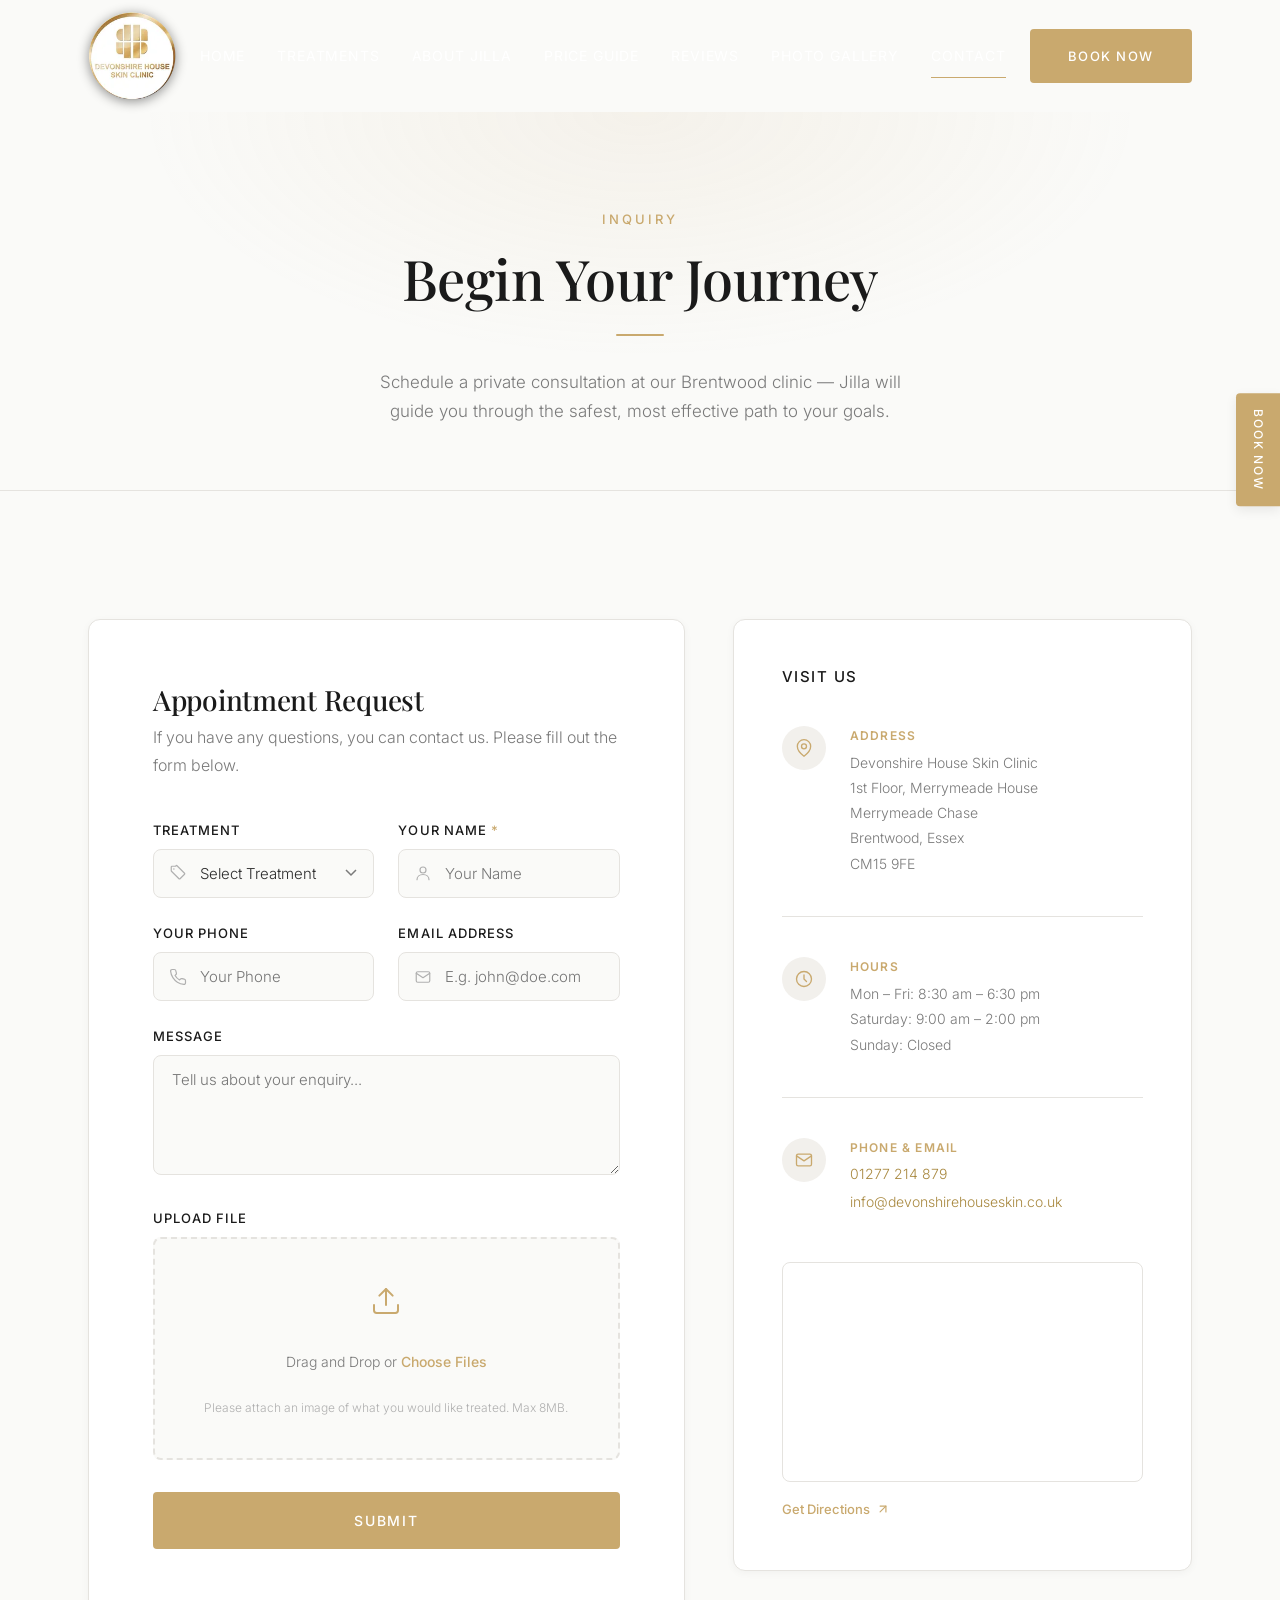
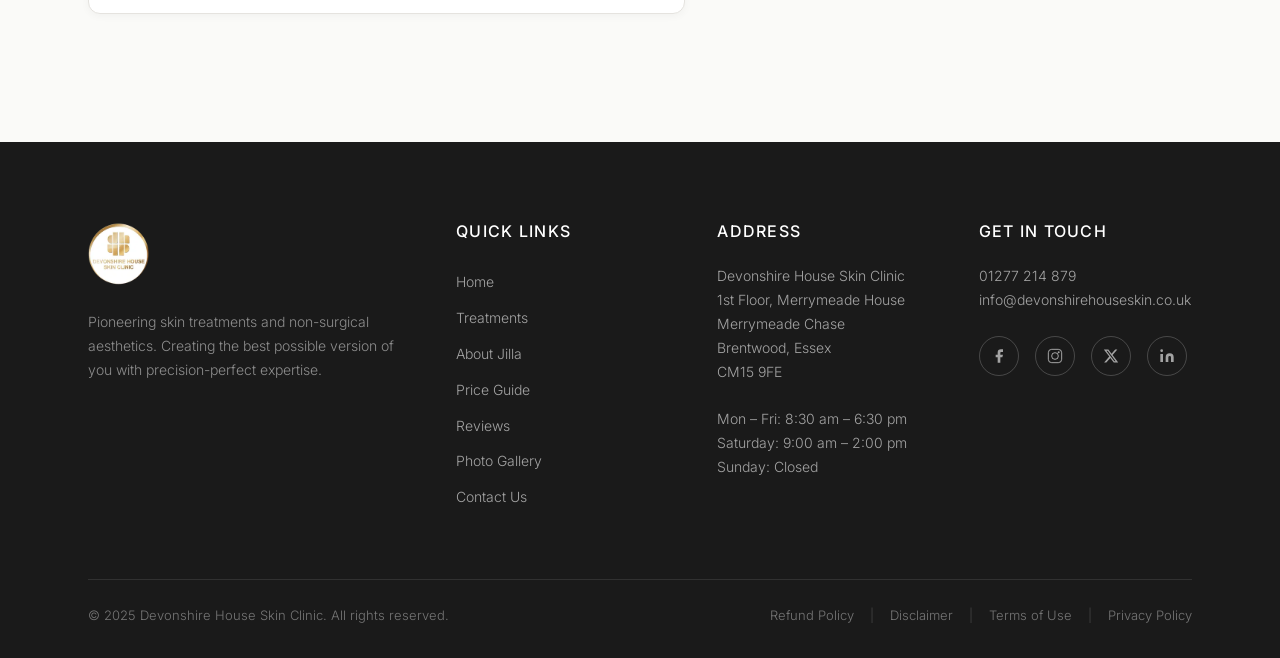
<file: contact.html>
<!DOCTYPE html>
<html lang="en">
<head>
  <meta charset="UTF-8">
  <meta name="viewport" content="width=device-width, initial-scale=1.0">
  <title>Contact Us | Devonshire House Skin Clinic</title>
  <meta name="description" content="Book a consultation at Devonshire House Skin Clinic. Contact Jilla Malek-Mohammadi for expert skin treatments in Brentwood, Essex. Call 01277 214 879.">
  <link rel="stylesheet" href="index.css">
  <style>
    /* ============================
       Premium Contact Hero
       ============================ */
    .contact-hero {
      padding: var(--space-12) var(--space-4) var(--space-8);
      text-align: center;
      background: radial-gradient(ellipse 60% 100% at 50% 0%, rgba(201,169,110,0.10), transparent 65%), var(--color-bg);
      border-bottom: 1px solid var(--color-border);
    }
    .contact-hero .eyebrow { letter-spacing: 0.24em; }
    .contact-hero h1 { letter-spacing: -0.01em; margin-bottom: var(--space-3); }
    .contact-hero__rule {
      width: 48px;
      height: 2px;
      background: var(--color-accent);
      margin: 0 auto var(--space-4);
      border-radius: 2px;
    }
    .contact-hero__lead {
      max-width: 560px;
      margin: 0 auto;
      color: var(--color-text-muted);
      font-size: 17px;
      line-height: 1.7;
    }

    /* ============================
       Paired Cards Layout
       ============================ */
    .contact-grid {
      display: grid;
      grid-template-columns: 1fr;
      gap: var(--space-6);
      align-items: start;
    }
    @media (min-width: 900px) {
      .contact-grid { grid-template-columns: 1.3fr 1fr; gap: var(--space-6); }
    }
    .contact-card {
      background-color: var(--color-white);
      border: 1px solid var(--color-border);
      border-radius: var(--radius-lg);
      box-shadow: var(--shadow-card);
      padding: var(--space-6);
      height: 100%;
      transition: box-shadow var(--transition-base);
    }
    [data-theme="dark"] .contact-card { background-color: #1E1E1E; }

    .contact-form-card { padding: var(--space-8); scroll-margin-top: calc(var(--header-height) + 24px); }
    @media (max-width: 480px) {
      .contact-form-card { padding: var(--space-5) var(--space-4); }
    }

    /* Info rows */
    .contact-row { display: flex; gap: var(--space-3); align-items: flex-start; }
    .contact-row + .contact-row {
      margin-top: var(--space-5);
      padding-top: var(--space-5);
      border-top: 1px solid var(--color-border);
    }
    .contact-row__icon {
      display: flex;
      align-items: center;
      justify-content: center;
      width: 44px;
      height: 44px;
      border-radius: 50%;
      background: var(--color-bg-alt);
      color: var(--color-accent);
      flex-shrink: 0;
      transition: all var(--transition-base);
    }
    .contact-row__icon svg { width: 20px; height: 20px; }
    .contact-row:hover .contact-row__icon {
      background: var(--color-accent);
      color: var(--color-white);
      transform: scale(1.06);
    }
    .contact-row__label {
      font-size: 12px;
      font-weight: 600;
      text-transform: uppercase;
      letter-spacing: 0.1em;
      color: var(--color-accent);
      margin-bottom: 4px;
    }
    .contact-row__body a { transition: color var(--transition-fast); }
    .contact-row__body a:hover { color: var(--color-accent); }

    .contact-map {
      border-radius: var(--radius-md);
      overflow: hidden;
      height: 220px;
      margin-top: var(--space-6);
      border: 1px solid var(--color-border);
    }
    .contact-directions {
      display: inline-flex;
      align-items: center;
      gap: 6px;
      margin-top: var(--space-2);
      font-size: 13px;
      font-weight: 500;
      color: var(--color-accent);
      text-decoration: none;
    }
    .contact-directions svg { width: 14px; height: 14px; transition: transform var(--transition-fast); }
    .contact-directions:hover svg { transform: translate(2px, -2px); }

    /* ============================
       Refined Form Fields
       ============================ */
    .field-icon-wrap { position: relative; }
    .field-icon-wrap .form-input,
    .field-icon-wrap .form-select { padding-left: 46px; }
    .field-icon {
      position: absolute;
      left: 16px;
      top: 50%;
      transform: translateY(-50%);
      color: var(--color-text-light);
      pointer-events: none;
      display: flex;
      transition: color var(--transition-fast);
    }
    .field-icon svg { width: 18px; height: 18px; }
    .field-icon-wrap:focus-within .field-icon { color: var(--color-accent); }

    .contact-form-card .form-input,
    .contact-form-card .form-select,
    .contact-form-card .form-textarea {
      border-radius: var(--radius-md);
      background-color: var(--color-bg);
    }
    [data-theme="dark"] .contact-form-card .form-input,
    [data-theme="dark"] .contact-form-card .form-select,
    [data-theme="dark"] .contact-form-card .form-textarea {
      background-color: #161616;
    }
    .contact-form-card .form-upload { border-radius: var(--radius-md); }
  </style>
</head>
<body>

  <a href="#main-content" class="skip-link">Skip to main content</a>
  <a href="contact.html" class="floating-cta" aria-label="Book a consultation">Book Now</a>

  <!-- HEADER -->
  <header class="header scrolled" id="header" role="banner">
    <div class="header__inner">
      <a href="index.html" class="header__logo" aria-label="Devonshire House Skin Clinic — Home">
        <img src="assets/images/devonshirelogo.png" alt="Devonshire House Skin Clinic" width="163" height="170">
      </a>
      <nav class="header__nav" id="main-nav" role="navigation" aria-label="Main navigation">
        <a href="index.html">Home</a>
        <div class="nav-dropdown">
          <a href="treatments.html">Treatments</a>
          <div class="nav-dropdown__menu">
            <a href="treatments.html#electro-micro-surgery">Electro Micro Surgery (Cosmetic Removal Of Benign Growths)</a>
            <a href="treatments.html#zo-skin-health">ZO Skin Health</a>
            <a href="treatments.html#mens-treatments">Men's Treatments</a>
            <a href="treatments.html#micropigmentation">Medical Micropigmentation (Stretch Marks)</a>
            <a href="treatments.html#dermaroller">Dermaroller</a>
            <a href="treatments.html#lipoglaze">Lipoglaze</a>
          </div>
        </div>
        <a href="about.html">About Jilla</a>
        <a href="price-guide.html">Price Guide</a>
        <a href="reviews.html">Reviews</a>
        <a href="photo-gallery.html">Photo Gallery</a>
        <a href="contact.html" class="active">Contact</a>
      </nav>
      <a href="contact.html" class="btn btn--primary header__cta">Book Now</a>
      <button class="header__toggle" id="menu-toggle" aria-label="Open menu" aria-expanded="false">
        <span></span><span></span><span></span>
      </button>
    </div>
  </header>

  <div class="mobile-menu__overlay" id="mobile-overlay"></div>
  <div class="mobile-menu" id="mobile-menu" role="navigation" aria-label="Mobile navigation">
    <a href="index.html">Home</a>
    <a href="treatments.html">Treatments</a>
    <a href="about.html">About Jilla</a>
    <a href="price-guide.html">Price Guide</a>
    <a href="reviews.html">Reviews</a>
    <a href="photo-gallery.html">Photo Gallery</a>
    <a href="contact.html">Contact Us</a>
  </div>

  <main id="main-content" style="padding-top: var(--header-height);">

    <!-- LUXURY HERO -->
    <section class="contact-hero">
      <div class="container">
        <span class="eyebrow">Inquiry</span>
        <h1>Begin Your Journey</h1>
        <div class="contact-hero__rule"></div>
        <p class="contact-hero__lead">Schedule a private consultation at our Brentwood clinic — Jilla will guide you through the safest, most effective path to your goals.</p>
      </div>
    </section>

    <!-- CONTACT FORM + INFO -->
    <section class="section">
      <div class="container">
        <div class="contact-grid">

          <!-- LEFT: Booking Form -->
          <div class="reveal">
            <div class="contact-card contact-form-card" id="enquiry-form">
              <h2 style="font-weight: 500; font-size: 28px; margin-bottom: var(--space-1);">Appointment Request</h2>
              <p class="text-muted" style="margin-bottom: var(--space-5);">If you have any questions, you can contact us. Please fill out the form below.</p>

              <form id="booking-form" novalidate>
                <!-- Row 1: Treatment + Name -->
                <div class="form-row">
                  <div class="form-group">
                    <label for="treatment-select" class="form-label">Treatment</label>
                    <div class="field-icon-wrap">
                      <span class="field-icon"><svg viewBox="0 0 24 24" fill="none" stroke="currentColor" stroke-width="1.6" stroke-linecap="round" stroke-linejoin="round"><path d="M9 3H4a1 1 0 0 0-1 1v5a1 1 0 0 0 .29.7l10 10a1 1 0 0 0 1.42 0l6-6a1 1 0 0 0 0-1.42l-10-10A1 1 0 0 0 9 3Z"/><circle cx="6.5" cy="6.5" r="1" fill="currentColor" stroke="none"/></svg></span>
                      <select id="treatment-select" name="treatment" class="form-select">
                        <option value="">Select Treatment</option>
                        <option value="Electro-Micro-Surgery">Electro Micro Surgery (Cosmetic Removal Of Benign Growths)</option>
                        <option value="Medical-Micropigmentation-MCA">Medical Micropigmentation/MCA (Stretch Marks)</option>
                        <option value="Mens-Treatments">Men's Treatments</option>
                        <option value="Dermaroller">Dermaroller</option>
                        <option value="ZO-Skin-Health">ZO Skin Health Skin Peels</option>
                        <option value="Lipoglaze-Cryolipolysis">Lipoglaze / Cryolipolysis</option>
                        <option value="Skin-Condition-Treatment">Skin Condition Treatment</option>
                      </select>
                    </div>
                  </div>
                  <div class="form-group">
                    <label for="client-name" class="form-label">Your Name <span class="required">*</span></label>
                    <div class="field-icon-wrap">
                      <span class="field-icon"><svg viewBox="0 0 24 24" fill="none" stroke="currentColor" stroke-width="1.6" stroke-linecap="round" stroke-linejoin="round"><circle cx="12" cy="8" r="4"/><path d="M4 21c0-4.4 3.6-7 8-7s8 2.6 8 7"/></svg></span>
                      <input type="text" id="client-name" name="name" class="form-input" placeholder="Your Name" required autocomplete="name">
                    </div>
                    <div class="form-error">Please enter your name.</div>
                  </div>
                </div>

                <!-- Row 2: Phone + Email -->
                <div class="form-row">
                  <div class="form-group">
                    <label for="client-phone" class="form-label">Your Phone</label>
                    <div class="field-icon-wrap">
                      <span class="field-icon"><svg viewBox="0 0 24 24" fill="none" stroke="currentColor" stroke-width="1.6" stroke-linecap="round" stroke-linejoin="round"><path d="M22 16.92v3a2 2 0 0 1-2.18 2 19.79 19.79 0 0 1-8.63-3.07 19.5 19.5 0 0 1-6-6 19.79 19.79 0 0 1-3.07-8.67A2 2 0 0 1 4.11 2h3a2 2 0 0 1 2 1.72c.13.96.36 1.9.7 2.81a2 2 0 0 1-.45 2.11L8.09 9.91a16 16 0 0 0 6 6l1.27-1.27a2 2 0 0 1 2.11-.45c.91.34 1.85.57 2.81.7A2 2 0 0 1 22 16.92z"/></svg></span>
                      <input type="tel" id="client-phone" name="phone" class="form-input" placeholder="Your Phone" autocomplete="tel">
                    </div>
                  </div>
                  <div class="form-group">
                    <label for="client-email" class="form-label">Email Address</label>
                    <div class="field-icon-wrap">
                      <span class="field-icon"><svg viewBox="0 0 24 24" fill="none" stroke="currentColor" stroke-width="1.6" stroke-linecap="round" stroke-linejoin="round"><rect x="3" y="5" width="18" height="14" rx="2"/><path d="m3 7 9 6 9-6"/></svg></span>
                      <input type="email" id="client-email" name="email" class="form-input" placeholder="E.g. john@doe.com" autocomplete="email">
                    </div>
                    <div class="form-error">Please enter a valid email address.</div>
                  </div>
                </div>

                <!-- Row 3: Message -->
                <div class="form-group">
                  <label for="client-message" class="form-label">Message</label>
                  <textarea id="client-message" name="message" class="form-textarea" placeholder="Tell us about your enquiry..."></textarea>
                </div>

                <!-- Row 4: File Upload -->
                <div class="form-group">
                  <label class="form-label">Upload File</label>
                  <div class="form-upload" id="upload-zone">
                    <div class="form-upload__icon">
                      <svg width="32" height="32" viewBox="0 0 24 24" fill="none" stroke="currentColor" stroke-width="1.5" stroke-linecap="round" stroke-linejoin="round"><path d="M21 15v4a2 2 0 0 1-2 2H5a2 2 0 0 1-2-2v-4"/><polyline points="17 8 12 3 7 8"/><line x1="12" y1="3" x2="12" y2="15"/></svg>
                    </div>
                    <p class="form-upload__text">Drag and Drop or <a href="#" onclick="return false;">Choose Files</a></p>
                    <p class="form-upload__hint">Please attach an image of what you would like treated. Max 8MB.</p>
                  </div>
                  <input type="file" id="file-upload" name="upload" accept="image/*" multiple style="display: none;">
                </div>

                <!-- Submit -->
                <div class="form-submit">
                  <button type="submit" class="btn btn--primary btn--lg" style="width: 100%;">Submit</button>
                </div>
              </form>
            </div>
          </div>

          <!-- RIGHT: Contact Info -->
          <aside class="reveal reveal-delay-2">
            <div class="contact-card">
              <h4 style="text-transform: uppercase; letter-spacing: 0.1em; font-size: 15px; margin-bottom: var(--space-5);">Visit Us</h4>

              <div class="contact-row">
                <span class="contact-row__icon"><svg viewBox="0 0 24 24" fill="none" stroke="currentColor" stroke-width="1.6" stroke-linecap="round" stroke-linejoin="round"><path d="M20 10c0 6-8 12-8 12s-8-6-8-12a8 8 0 0 1 16 0Z"/><circle cx="12" cy="10" r="3"/></svg></span>
                <div class="contact-row__body">
                  <div class="contact-row__label">Address</div>
                  <p class="text-muted" style="font-size: 14px; line-height: 1.8;">
                    Devonshire House Skin Clinic<br>
                    1st Floor, Merrymeade House<br>
                    Merrymeade Chase<br>
                    Brentwood, Essex<br>
                    CM15 9FE
                  </p>
                </div>
              </div>

              <div class="contact-row">
                <span class="contact-row__icon"><svg viewBox="0 0 24 24" fill="none" stroke="currentColor" stroke-width="1.6" stroke-linecap="round" stroke-linejoin="round"><circle cx="12" cy="12" r="9"/><polyline points="12 7 12 12 15 15"/></svg></span>
                <div class="contact-row__body">
                  <div class="contact-row__label">Hours</div>
                  <p class="text-muted" style="font-size: 14px; line-height: 1.8;">
                    Mon – Fri: 8:30 am – 6:30 pm<br>
                    Saturday: 9:00 am – 2:00 pm<br>
                    Sunday: Closed
                  </p>
                </div>
              </div>

              <div class="contact-row">
                <span class="contact-row__icon"><svg viewBox="0 0 24 24" fill="none" stroke="currentColor" stroke-width="1.6" stroke-linecap="round" stroke-linejoin="round"><rect x="3" y="5" width="18" height="14" rx="2"/><path d="m3 7 9 6 9-6"/></svg></span>
                <div class="contact-row__body">
                  <div class="contact-row__label">Phone &amp; Email</div>
                  <p style="font-size: 14px;">
                    <a href="tel:01277214879" style="display: block; margin-bottom: 4px;">01277 214 879</a>
                    <a href="mailto:info@devonshirehouseskin.co.uk">info@devonshirehouseskin.co.uk</a>
                  </p>
                </div>
              </div>

              <!-- Google Maps -->
              <div class="contact-map">
                <iframe
                  src="https://maps.google.com/maps?q=Devonshire%20House%20Skin%20Clinic%2C%2024a%20High%20St%2C%20Brentwood%2C%20Essex%2C%20CM14%204AB&t=m&z=15&output=embed&iwloc=near"
                  title="Devonshire House Skin Clinic location"
                  aria-label="Devonshire House Skin Clinic, 24a High St, Brentwood, Essex"
                  width="100%"
                  height="220"
                  style="border:0;"
                  loading="lazy"
                  referrerpolicy="no-referrer-when-downgrade">
                </iframe>
              </div>
              <a href="https://www.google.com/maps/dir/?api=1&destination=Devonshire+House+Skin+Clinic%2C+24a+High+St%2C+Brentwood%2C+Essex%2C+CM14+4AB" target="_blank" rel="noopener" class="contact-directions">
                Get Directions
                <svg viewBox="0 0 24 24" fill="none" stroke="currentColor" stroke-width="2" stroke-linecap="round" stroke-linejoin="round"><path d="M7 17 17 7"/><path d="M7 7h10v10"/></svg>
              </a>
            </div>
          </aside>

        </div>
      </div>
    </section>

  </main>

  <!-- FOOTER -->
  <footer class="footer" role="contentinfo">
    <div class="container">
      <div class="footer__grid">
        <div class="footer__brand">
          <div class="footer__logo"><img src="assets/images/devonshirelogo.png" alt="Devonshire House Skin Clinic" width="163" height="170"></div>
          <p>Pioneering skin treatments and non-surgical aesthetics. Creating the best possible version of you with precision-perfect expertise.</p>
        </div>
        <div class="footer__links">
          <h4>Quick Links</h4>
          <a href="index.html">Home</a>
          <a href="treatments.html">Treatments</a>
          <a href="about.html">About Jilla</a>
          <a href="price-guide.html">Price Guide</a>
          <a href="reviews.html">Reviews</a>
          <a href="photo-gallery.html">Photo Gallery</a>
          <a href="contact.html">Contact Us</a>
        </div>
        <div class="footer__contact">
          <h4>Address</h4>
          <p>Devonshire House Skin Clinic<br>1st Floor, Merrymeade House<br>Merrymeade Chase<br>Brentwood, Essex<br>CM15 9FE</p>
          <p style="margin-top: 16px;">Mon – Fri: 8:30 am – 6:30 pm<br>Saturday: 9:00 am – 2:00 pm<br>Sunday: Closed</p>
        </div>
        <div class="footer__contact">
          <h4>Get In Touch</h4>
          <p><a href="tel:01277214879">01277 214 879</a><br><a href="mailto:info@devonshirehouseskin.co.uk">info@devonshirehouseskin.co.uk</a></p>
          <div class="footer__social">
            <a href="https://facebook.com/1593580254194009" target="_blank" rel="noopener" aria-label="Facebook"><svg viewBox="0 0 24 24"><path d="M18 2h-3a5 5 0 0 0-5 5v3H7v4h3v8h4v-8h3l1-4h-4V7a1 1 0 0 1 1-1h3z"/></svg></a>
            <a href="https://www.instagram.com/devonshire_house_skin/" target="_blank" rel="noopener" aria-label="Instagram"><svg viewBox="0 0 24 24"><rect x="2" y="2" width="20" height="20" rx="5" fill="none" stroke="currentColor" stroke-width="1.5"/><circle cx="12" cy="12" r="5" fill="none" stroke="currentColor" stroke-width="1.5"/><circle cx="17.5" cy="6.5" r="1.5" fill="currentColor"/></svg></a>
            <a href="https://twitter.com/jilla_Aesthetic" target="_blank" rel="noopener" aria-label="X (Twitter)"><svg viewBox="0 0 24 24"><path d="M18.244 2.25h3.308l-7.227 8.26 8.502 11.24H16.17l-5.214-6.817L4.99 21.75H1.68l7.73-8.835L1.254 2.25H8.08l4.713 6.231zm-1.161 17.52h1.833L7.084 4.126H5.117z"/></svg></a>
            <a href="https://www.linkedin.com/in/jilla-malek-mohammadi-9968a725" target="_blank" rel="noopener" aria-label="LinkedIn"><svg viewBox="0 0 24 24"><path d="M16 8a6 6 0 0 1 6 6v7h-4v-7a2 2 0 0 0-2-2 2 2 0 0 0-2 2v7h-4v-7a6 6 0 0 1 6-6z"/><rect x="2" y="9" width="4" height="12"/><circle cx="4" cy="4" r="2"/></svg></a>
          </div>
        </div>
      </div>
      <div class="footer__bottom">
        <div>&copy; 2025 Devonshire House Skin Clinic. All rights reserved.</div>
        <div class="footer__legal">
          <a href="#">Refund Policy</a><span>|</span>
          <a href="#">Disclaimer</a><span>|</span>
          <a href="#">Terms of Use</a><span>|</span>
          <a href="#">Privacy Policy</a>
        </div>
      </div>
    </div>
  </footer>

  <script src="main.js" defer></script>
</body>
</html>
</file>
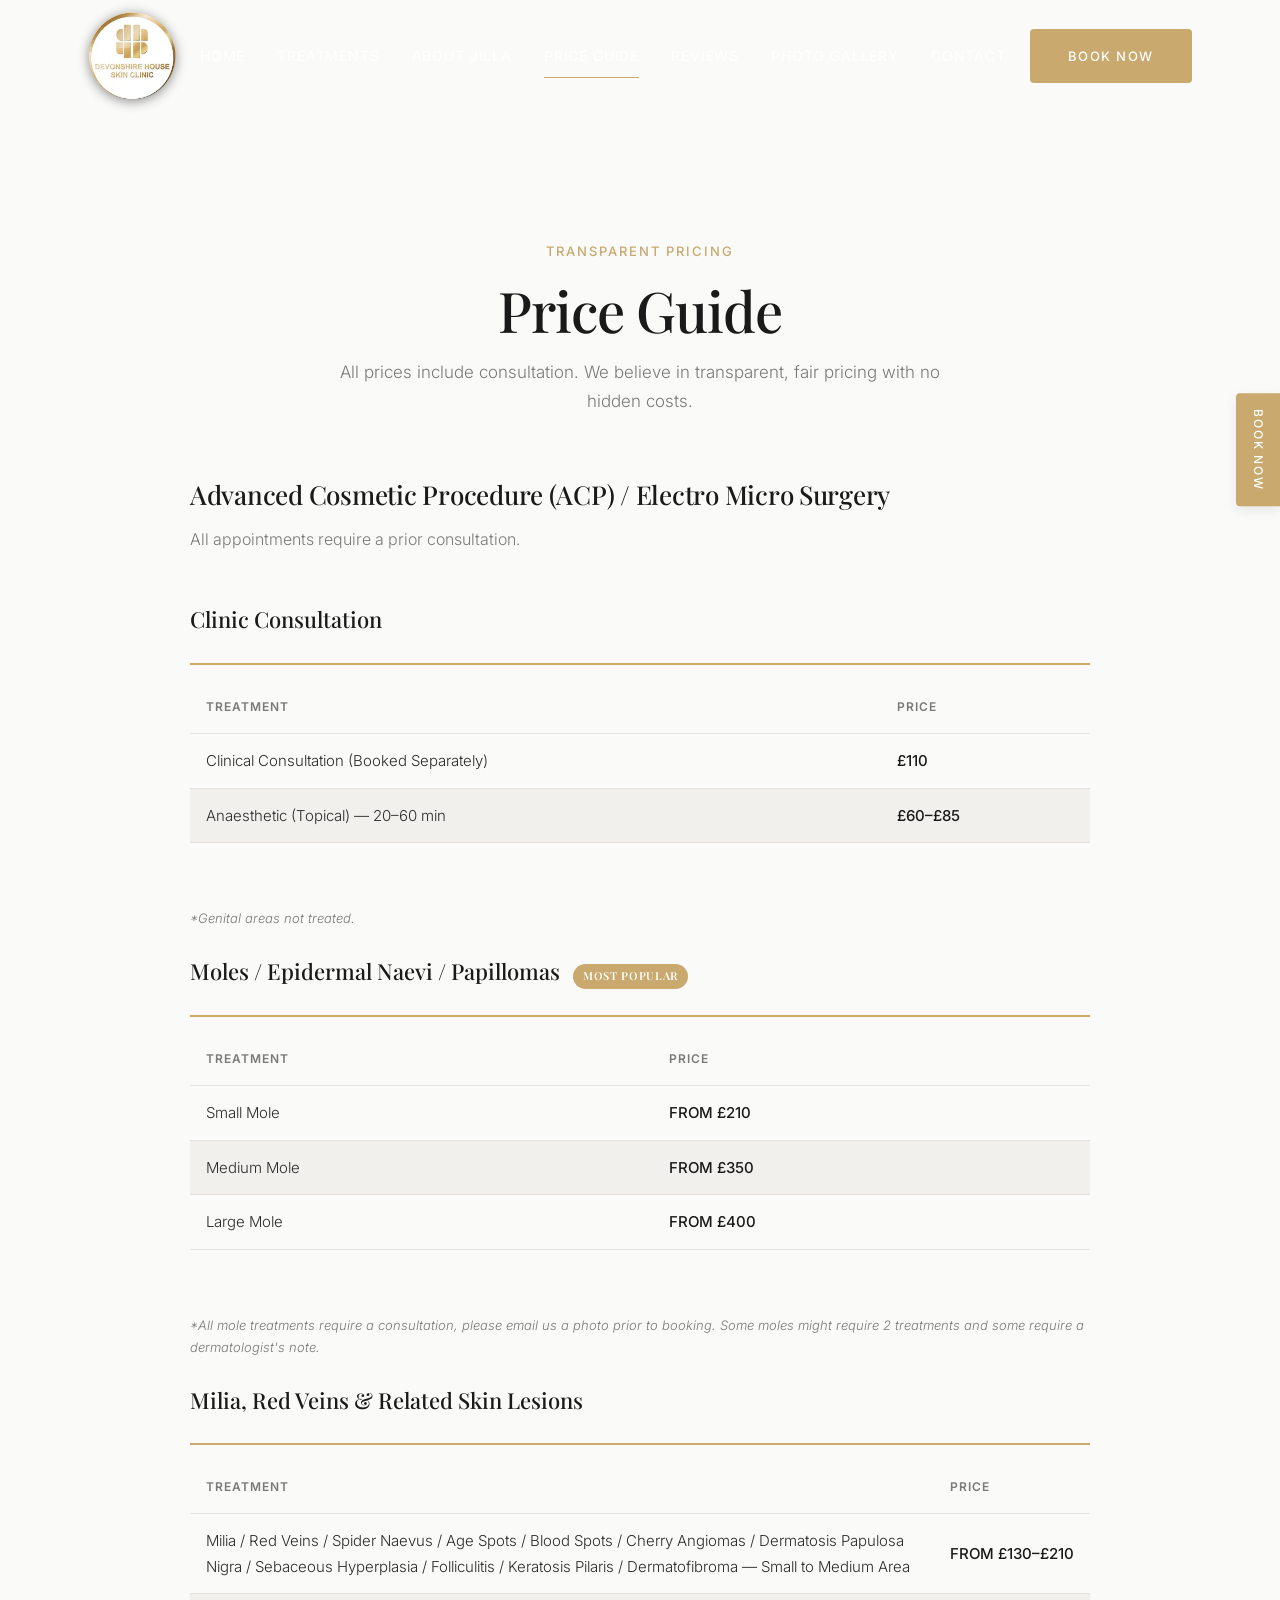
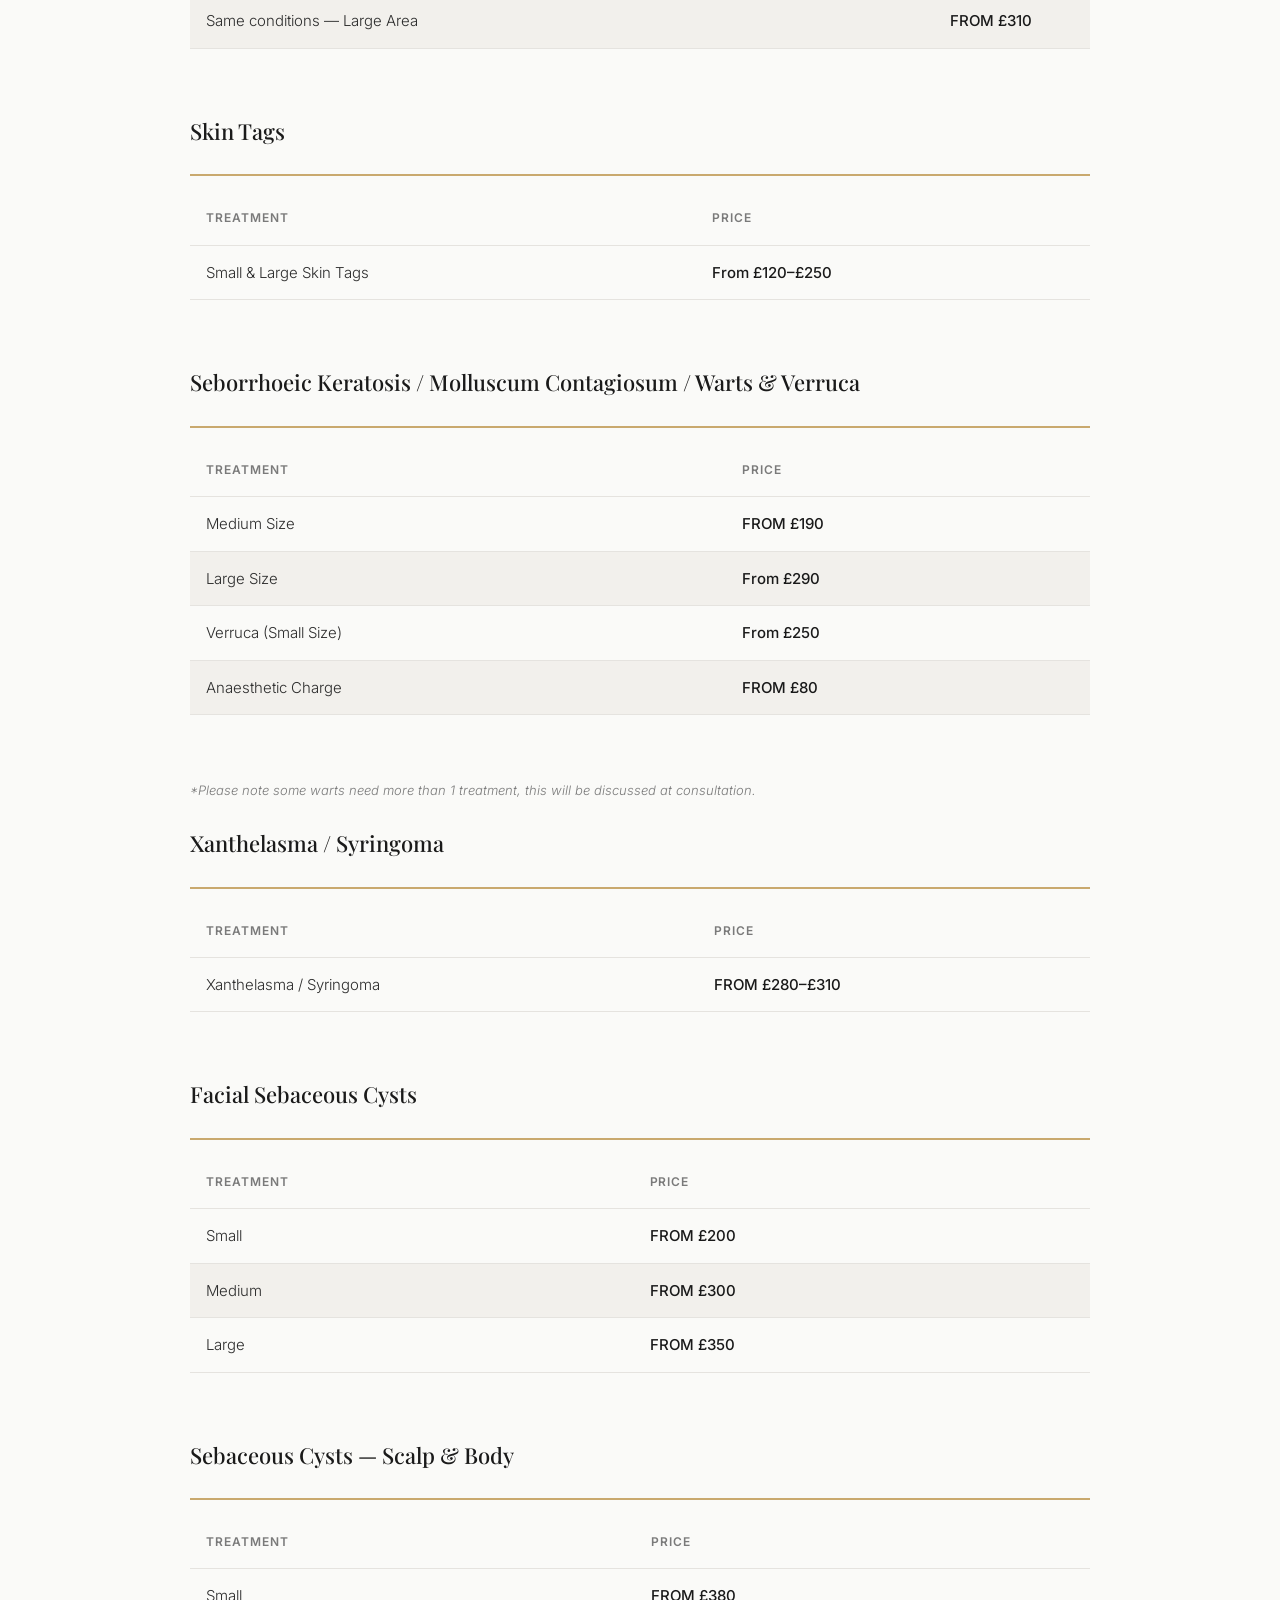
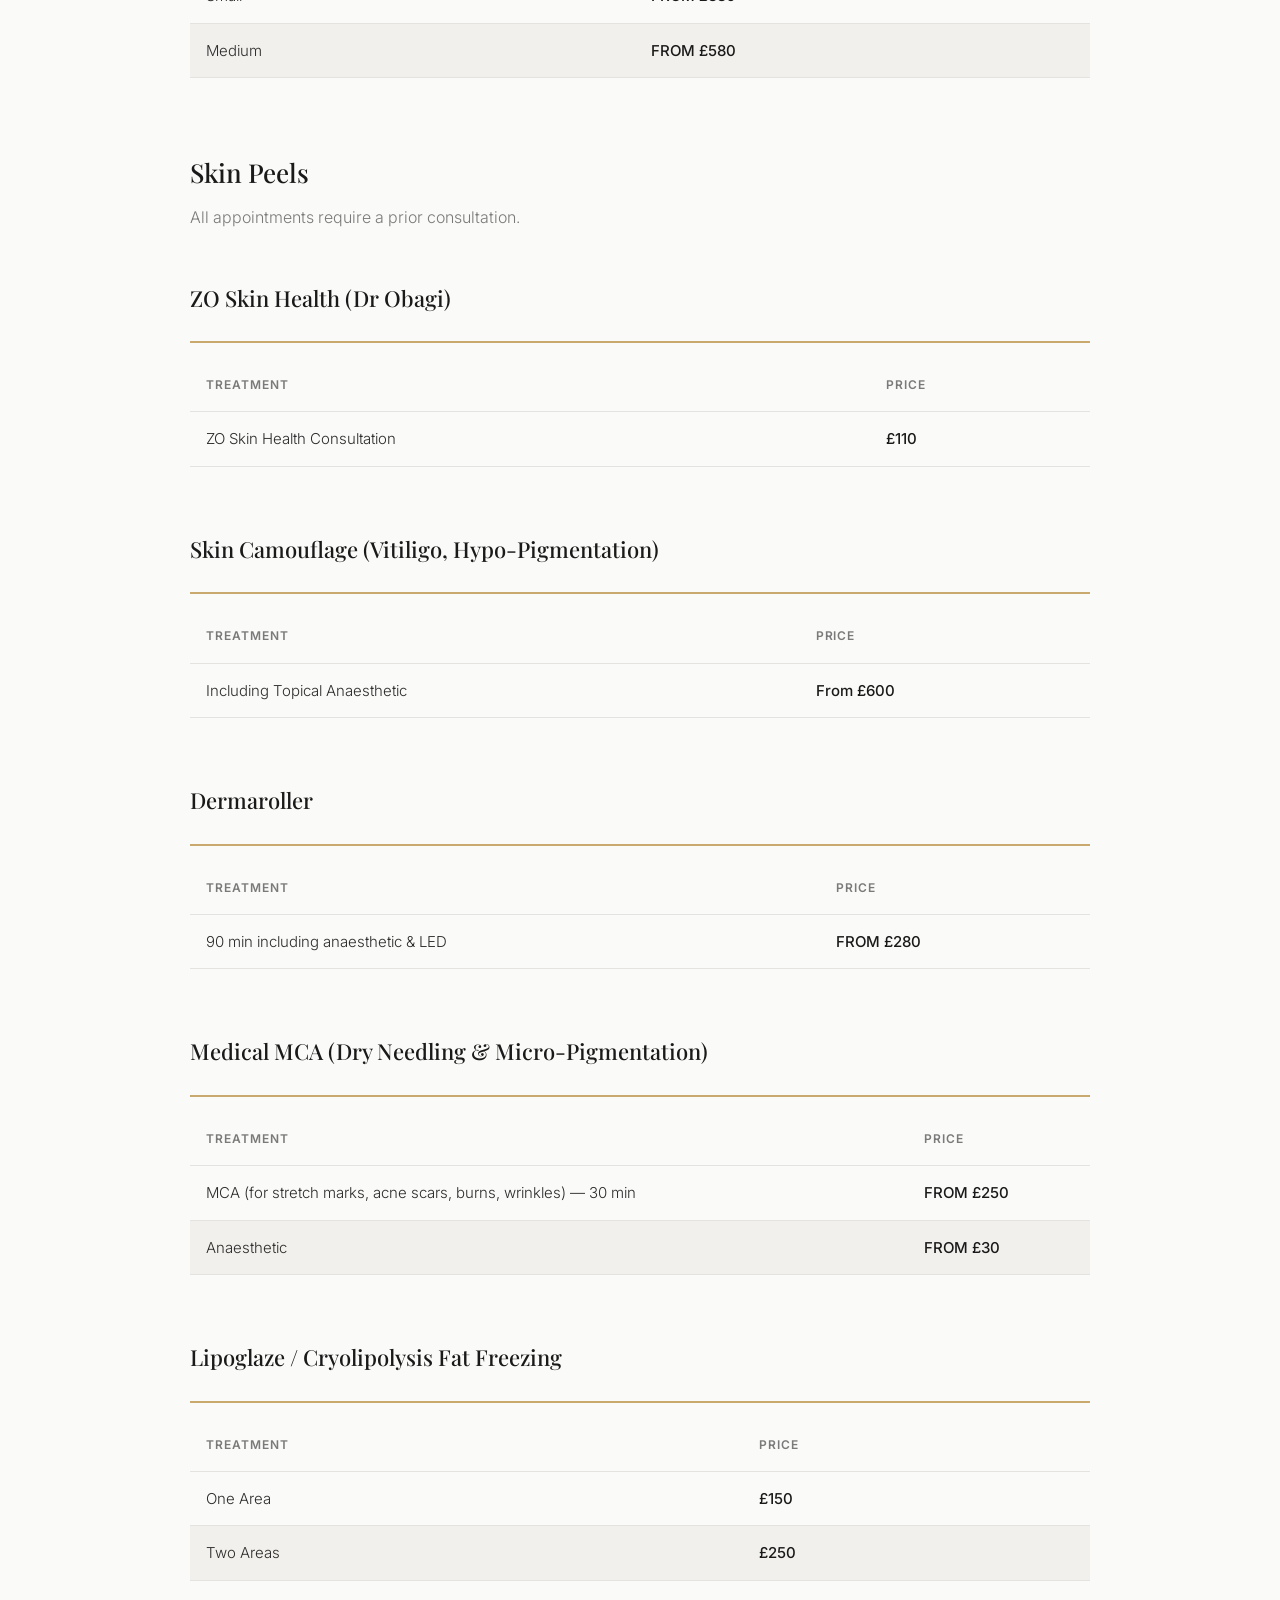
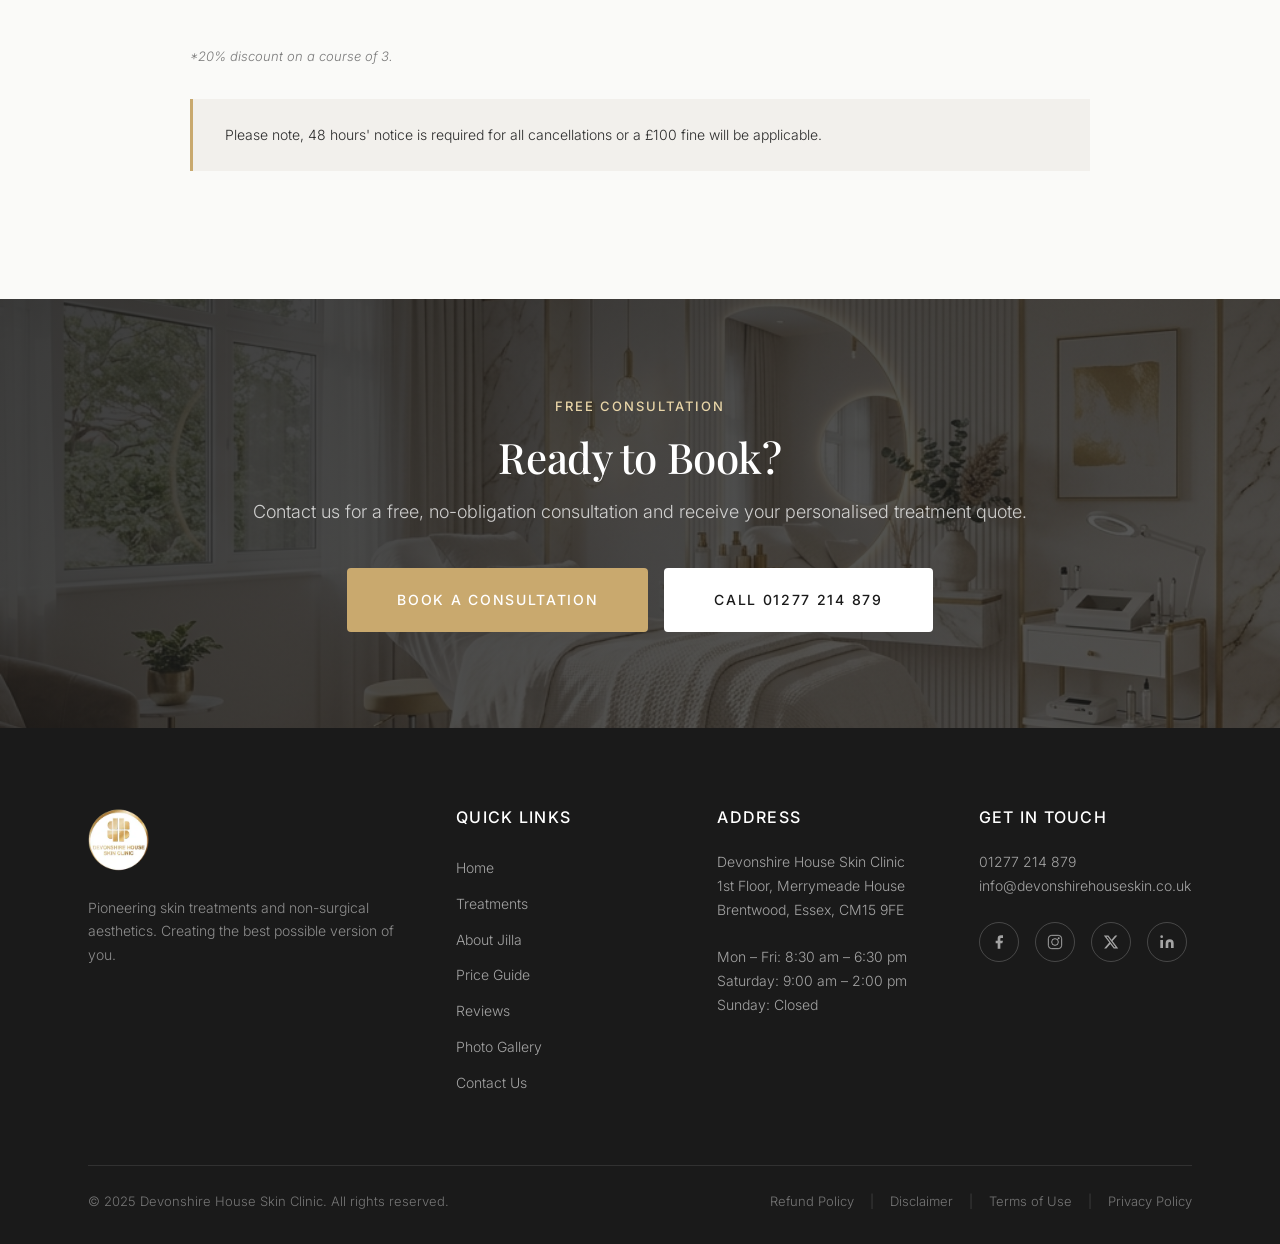
<file: price-guide.html>
<!DOCTYPE html>
<html lang="en">
<head>
  <meta charset="UTF-8">
  <meta name="viewport" content="width=device-width, initial-scale=1.0">
  <title>Price Guide | Devonshire House Skin Clinic</title>
  <meta name="description" content="View our transparent pricing for all aesthetic treatments at Devonshire House Skin Clinic, Brentwood. Free consultations available.">
  <link rel="stylesheet" href="index.css">
  <style>
    .price-table {
      width: 100%;
      border-collapse: collapse;
      margin-bottom: var(--space-8);
    }
    .price-table caption {
      font-family: var(--font-heading);
      font-size: 22px;
      font-weight: 500;
      color: var(--color-heading);
      text-align: left;
      padding-bottom: var(--space-3);
      border-bottom: 2px solid var(--color-accent);
      margin-bottom: var(--space-2);
      caption-side: top;
    }
    .price-table th {
      text-align: left;
      font-size: 12px;
      font-weight: 600;
      text-transform: uppercase;
      letter-spacing: 0.08em;
      color: var(--color-text-muted);
      padding: var(--space-2) var(--space-2);
      border-bottom: 1px solid var(--color-border);
    }
    .price-table td {
      padding: 14px var(--space-2);
      font-size: 15px;
      border-bottom: 1px solid var(--color-border);
      color: var(--color-text);
    }
    .price-table tr:nth-child(even) td {
      background-color: var(--color-bg-alt);
    }
    .price-table tr:hover td {
      background-color: rgba(201, 169, 110, 0.06);
    }
    .price-table .price {
      font-weight: 500;
      color: var(--color-heading);
      white-space: nowrap;
    }
    .price-note {
      font-size: 13px;
      color: var(--color-text-muted);
      font-style: italic;
      margin-top: var(--space-1);
    }
    .price-badge {
      display: inline-block;
      padding: 3px 10px;
      font-size: 11px;
      font-weight: 600;
      text-transform: uppercase;
      letter-spacing: 0.06em;
      background-color: var(--color-accent);
      color: var(--color-white);
      border-radius: var(--radius-pill);
      margin-left: var(--space-1);
    }
    .price-group-title {
      font-family: var(--font-heading);
      font-size: 26px;
      font-weight: 500;
      color: var(--color-heading);
      margin: var(--space-10) 0 var(--space-2);
    }
    .price-group-title:first-of-type {
      margin-top: 0;
    }
    .price-group-intro {
      color: var(--color-text-muted);
      margin-bottom: var(--space-6);
    }
    .price-policy {
      border-left: 3px solid var(--color-accent);
      background-color: var(--color-bg-alt);
      padding: var(--space-3) var(--space-4);
      font-size: 14px;
      color: var(--color-text);
      margin-top: var(--space-4);
    }
  </style>
</head>
<body>

  <a href="#main-content" class="skip-link">Skip to main content</a>
  <a href="contact.html" class="floating-cta" aria-label="Book a consultation">Book Now</a>

  <!-- HEADER -->
  <header class="header scrolled" id="header" role="banner">
    <div class="header__inner">
      <a href="index.html" class="header__logo" aria-label="Home"><img src="assets/images/devonshirelogo.png" alt="Devonshire House Skin Clinic" width="163" height="170"></a>
      <nav class="header__nav" id="main-nav" role="navigation" aria-label="Main navigation">
        <a href="index.html">Home</a>
        <div class="nav-dropdown"><a href="treatments.html">Treatments</a>
          <div class="nav-dropdown__menu"><a href="treatments.html#electro-micro-surgery">Electro Micro Surgery (Cosmetic Removal Of Benign Growths)</a><a href="treatments.html#zo-skin-health">ZO Skin Health</a><a href="treatments.html#mens-treatments">Men's Treatments</a><a href="treatments.html#micropigmentation">Medical Micropigmentation (Stretch Marks)</a><a href="treatments.html#dermaroller">Dermaroller</a><a href="treatments.html#lipoglaze">Lipoglaze</a></div>
        </div>
        <a href="about.html">About Jilla</a>
        <a href="price-guide.html" class="active">Price Guide</a>
        <a href="reviews.html">Reviews</a>
        <a href="photo-gallery.html">Photo Gallery</a>
        <a href="contact.html">Contact</a>
      </nav>
      <a href="contact.html" class="btn btn--primary header__cta">Book Now</a>
      <button class="header__toggle" id="menu-toggle" aria-label="Open menu" aria-expanded="false"><span></span><span></span><span></span></button>
    </div>
  </header>

  <div class="mobile-menu__overlay" id="mobile-overlay"></div>
  <div class="mobile-menu" id="mobile-menu" role="navigation" aria-label="Mobile navigation">
    <a href="index.html">Home</a><a href="treatments.html">Treatments</a><a href="about.html">About Jilla</a><a href="price-guide.html">Price Guide</a><a href="reviews.html">Reviews</a><a href="photo-gallery.html">Photo Gallery</a><a href="contact.html">Contact Us</a>
  </div>

  <main id="main-content" style="padding-top: var(--header-height);">

    <section class="section">
      <div class="container">
        <div class="section__header">
          <span class="eyebrow">Transparent Pricing</span>
          <h1>Price Guide</h1>
          <p>All prices include consultation. We believe in transparent, fair pricing with no hidden costs.</p>
        </div>

        <div style="max-width: 900px; margin: 0 auto;">

          <h2 class="price-group-title">Advanced Cosmetic Procedure (ACP) / Electro Micro Surgery</h2>
          <p class="price-group-intro">All appointments require a prior consultation.</p>

          <!-- Consultation & Anaesthetic -->
          <table class="price-table reveal">
            <caption>Clinic Consultation</caption>
            <thead>
              <tr><th>Treatment</th><th>Price</th></tr>
            </thead>
            <tbody>
              <tr><td>Clinical Consultation (Booked Separately)</td><td class="price">£110</td></tr>
              <tr><td>Anaesthetic (Topical) — 20–60 min</td><td class="price">£60–£85</td></tr>
            </tbody>
          </table>
          <p class="price-note">*Genital areas not treated.</p>

          <!-- Moles -->
          <table class="price-table reveal">
            <caption>Moles / Epidermal Naevi / Papillomas <span class="price-badge">Most Popular</span></caption>
            <thead>
              <tr><th>Treatment</th><th>Price</th></tr>
            </thead>
            <tbody>
              <tr><td>Small Mole</td><td class="price">FROM £210</td></tr>
              <tr><td>Medium Mole</td><td class="price">FROM £350</td></tr>
              <tr><td>Large Mole</td><td class="price">FROM £400</td></tr>
            </tbody>
          </table>
          <p class="price-note">*All mole treatments require a consultation, please email us a photo prior to booking. Some moles might require 2 treatments and some require a dermatologist's note.</p>

          <!-- Milia / Red Veins etc -->
          <table class="price-table reveal">
            <caption>Milia, Red Veins &amp; Related Skin Lesions</caption>
            <thead>
              <tr><th>Treatment</th><th>Price</th></tr>
            </thead>
            <tbody>
              <tr><td>Milia / Red Veins / Spider Naevus / Age Spots / Blood Spots / Cherry Angiomas / Dermatosis Papulosa Nigra / Sebaceous Hyperplasia / Folliculitis / Keratosis Pilaris / Dermatofibroma — Small to Medium Area</td><td class="price">FROM £130–£210</td></tr>
              <tr><td>Same conditions — Large Area</td><td class="price">FROM £310</td></tr>
            </tbody>
          </table>

          <!-- Skin Tags -->
          <table class="price-table reveal">
            <caption>Skin Tags</caption>
            <thead>
              <tr><th>Treatment</th><th>Price</th></tr>
            </thead>
            <tbody>
              <tr><td>Small &amp; Large Skin Tags</td><td class="price">From £120–£250</td></tr>
            </tbody>
          </table>

          <!-- Seborrhoeic Keratosis / Warts -->
          <table class="price-table reveal">
            <caption>Seborrhoeic Keratosis / Molluscum Contagiosum / Warts &amp; Verruca</caption>
            <thead>
              <tr><th>Treatment</th><th>Price</th></tr>
            </thead>
            <tbody>
              <tr><td>Medium Size</td><td class="price">FROM £190</td></tr>
              <tr><td>Large Size</td><td class="price">From £290</td></tr>
              <tr><td>Verruca (Small Size)</td><td class="price">From £250</td></tr>
              <tr><td>Anaesthetic Charge</td><td class="price">FROM £80</td></tr>
            </tbody>
          </table>
          <p class="price-note">*Please note some warts need more than 1 treatment, this will be discussed at consultation.</p>

          <!-- Xanthelasma / Syringoma -->
          <table class="price-table reveal">
            <caption>Xanthelasma / Syringoma</caption>
            <thead>
              <tr><th>Treatment</th><th>Price</th></tr>
            </thead>
            <tbody>
              <tr><td>Xanthelasma / Syringoma</td><td class="price">FROM £280–£310</td></tr>
            </tbody>
          </table>

          <!-- Facial Sebaceous Cysts -->
          <table class="price-table reveal">
            <caption>Facial Sebaceous Cysts</caption>
            <thead>
              <tr><th>Treatment</th><th>Price</th></tr>
            </thead>
            <tbody>
              <tr><td>Small</td><td class="price">FROM £200</td></tr>
              <tr><td>Medium</td><td class="price">FROM £300</td></tr>
              <tr><td>Large</td><td class="price">FROM £350</td></tr>
            </tbody>
          </table>

          <!-- Sebaceous Cysts Scalp/Body -->
          <table class="price-table reveal">
            <caption>Sebaceous Cysts — Scalp &amp; Body</caption>
            <thead>
              <tr><th>Treatment</th><th>Price</th></tr>
            </thead>
            <tbody>
              <tr><td>Small</td><td class="price">FROM £380</td></tr>
              <tr><td>Medium</td><td class="price">FROM £580</td></tr>
            </tbody>
          </table>

          <h2 class="price-group-title">Skin Peels</h2>
          <p class="price-group-intro">All appointments require a prior consultation.</p>

          <!-- ZO Skin Health -->
          <table class="price-table reveal">
            <caption>ZO Skin Health (Dr Obagi)</caption>
            <thead>
              <tr><th>Treatment</th><th>Price</th></tr>
            </thead>
            <tbody>
              <tr><td>ZO Skin Health Consultation</td><td class="price">£110</td></tr>
            </tbody>
          </table>

          <!-- Skin Camouflage -->
          <table class="price-table reveal">
            <caption>Skin Camouflage (Vitiligo, Hypo-Pigmentation)</caption>
            <thead>
              <tr><th>Treatment</th><th>Price</th></tr>
            </thead>
            <tbody>
              <tr><td>Including Topical Anaesthetic</td><td class="price">From £600</td></tr>
            </tbody>
          </table>

          <!-- Dermaroller -->
          <table class="price-table reveal">
            <caption>Dermaroller</caption>
            <thead>
              <tr><th>Treatment</th><th>Price</th></tr>
            </thead>
            <tbody>
              <tr><td>90 min including anaesthetic &amp; LED</td><td class="price">FROM £280</td></tr>
            </tbody>
          </table>

          <!-- Medical MCA -->
          <table class="price-table reveal">
            <caption>Medical MCA (Dry Needling &amp; Micro-Pigmentation)</caption>
            <thead>
              <tr><th>Treatment</th><th>Price</th></tr>
            </thead>
            <tbody>
              <tr><td>MCA (for stretch marks, acne scars, burns, wrinkles) — 30 min</td><td class="price">FROM £250</td></tr>
              <tr><td>Anaesthetic</td><td class="price">FROM £30</td></tr>
            </tbody>
          </table>

          <!-- Lipoglaze -->
          <table class="price-table reveal">
            <caption>Lipoglaze / Cryolipolysis Fat Freezing</caption>
            <thead>
              <tr><th>Treatment</th><th>Price</th></tr>
            </thead>
            <tbody>
              <tr><td>One Area</td><td class="price">£150</td></tr>
              <tr><td>Two Areas</td><td class="price">£250</td></tr>
            </tbody>
          </table>
          <p class="price-note">*20% discount on a course of 3.</p>

          <p class="price-policy">Please note, 48 hours' notice is required for all cancellations or a £100 fine will be applicable.</p>

        </div>
      </div>
    </section>

    <!-- CTA -->
    <section class="cta-section">
      <div class="cta-section__bg" style="background-image: url('assets/images/hero_bg.png');"></div>
      <div class="cta-section__overlay"></div>
      <div class="container cta-section__content">
        <span class="eyebrow" style="color: var(--color-accent-light);">Free Consultation</span>
        <h2>Ready to Book?</h2>
        <p>Contact us for a free, no-obligation consultation and receive your personalised treatment quote.</p>
        <div class="cta-section__buttons">
          <a href="contact.html" class="btn btn--primary btn--lg">Book a Consultation</a>
          <a href="tel:01277214879" class="btn btn--white btn--lg">Call 01277 214 879</a>
        </div>
      </div>
    </section>

  </main>

  <!-- FOOTER -->
  <footer class="footer" role="contentinfo">
    <div class="container">
      <div class="footer__grid">
        <div class="footer__brand"><div class="footer__logo"><img src="assets/images/devonshirelogo.png" alt="Devonshire House Skin Clinic" width="163" height="170"></div><p>Pioneering skin treatments and non-surgical aesthetics. Creating the best possible version of you.</p></div>
        <div class="footer__links"><h4>Quick Links</h4><a href="index.html">Home</a><a href="treatments.html">Treatments</a><a href="about.html">About Jilla</a><a href="price-guide.html">Price Guide</a><a href="reviews.html">Reviews</a><a href="photo-gallery.html">Photo Gallery</a><a href="contact.html">Contact Us</a></div>
        <div class="footer__contact"><h4>Address</h4><p>Devonshire House Skin Clinic<br>1st Floor, Merrymeade House<br>Brentwood, Essex, CM15 9FE</p><p style="margin-top:16px;">Mon – Fri: 8:30 am – 6:30 pm<br>Saturday: 9:00 am – 2:00 pm<br>Sunday: Closed</p></div>
        <div class="footer__contact"><h4>Get In Touch</h4><p><a href="tel:01277214879">01277 214 879</a><br><a href="mailto:info@devonshirehouseskin.co.uk">info@devonshirehouseskin.co.uk</a></p>
          <div class="footer__social">
            <a href="https://facebook.com/1593580254194009" target="_blank" rel="noopener" aria-label="Facebook"><svg viewBox="0 0 24 24"><path d="M18 2h-3a5 5 0 0 0-5 5v3H7v4h3v8h4v-8h3l1-4h-4V7a1 1 0 0 1 1-1h3z"/></svg></a>
            <a href="https://www.instagram.com/devonshire_house_skin/" target="_blank" rel="noopener" aria-label="Instagram"><svg viewBox="0 0 24 24"><rect x="2" y="2" width="20" height="20" rx="5" fill="none" stroke="currentColor" stroke-width="1.5"/><circle cx="12" cy="12" r="5" fill="none" stroke="currentColor" stroke-width="1.5"/><circle cx="17.5" cy="6.5" r="1.5" fill="currentColor"/></svg></a>
            <a href="https://twitter.com/jilla_Aesthetic" target="_blank" rel="noopener" aria-label="X"><svg viewBox="0 0 24 24"><path d="M18.244 2.25h3.308l-7.227 8.26 8.502 11.24H16.17l-5.214-6.817L4.99 21.75H1.68l7.73-8.835L1.254 2.25H8.08l4.713 6.231zm-1.161 17.52h1.833L7.084 4.126H5.117z"/></svg></a>
            <a href="https://www.linkedin.com/in/jilla-malek-mohammadi-9968a725" target="_blank" rel="noopener" aria-label="LinkedIn"><svg viewBox="0 0 24 24"><path d="M16 8a6 6 0 0 1 6 6v7h-4v-7a2 2 0 0 0-2-2 2 2 0 0 0-2 2v7h-4v-7a6 6 0 0 1 6-6z"/><rect x="2" y="9" width="4" height="12"/><circle cx="4" cy="4" r="2"/></svg></a>
          </div>
        </div>
      </div>
      <div class="footer__bottom"><div>&copy; 2025 Devonshire House Skin Clinic. All rights reserved.</div><div class="footer__legal"><a href="#">Refund Policy</a><span>|</span><a href="#">Disclaimer</a><span>|</span><a href="#">Terms of Use</a><span>|</span><a href="#">Privacy Policy</a></div></div>
    </div>
  </footer>
  <script src="main.js" defer></script>
</body>
</html>
</file>
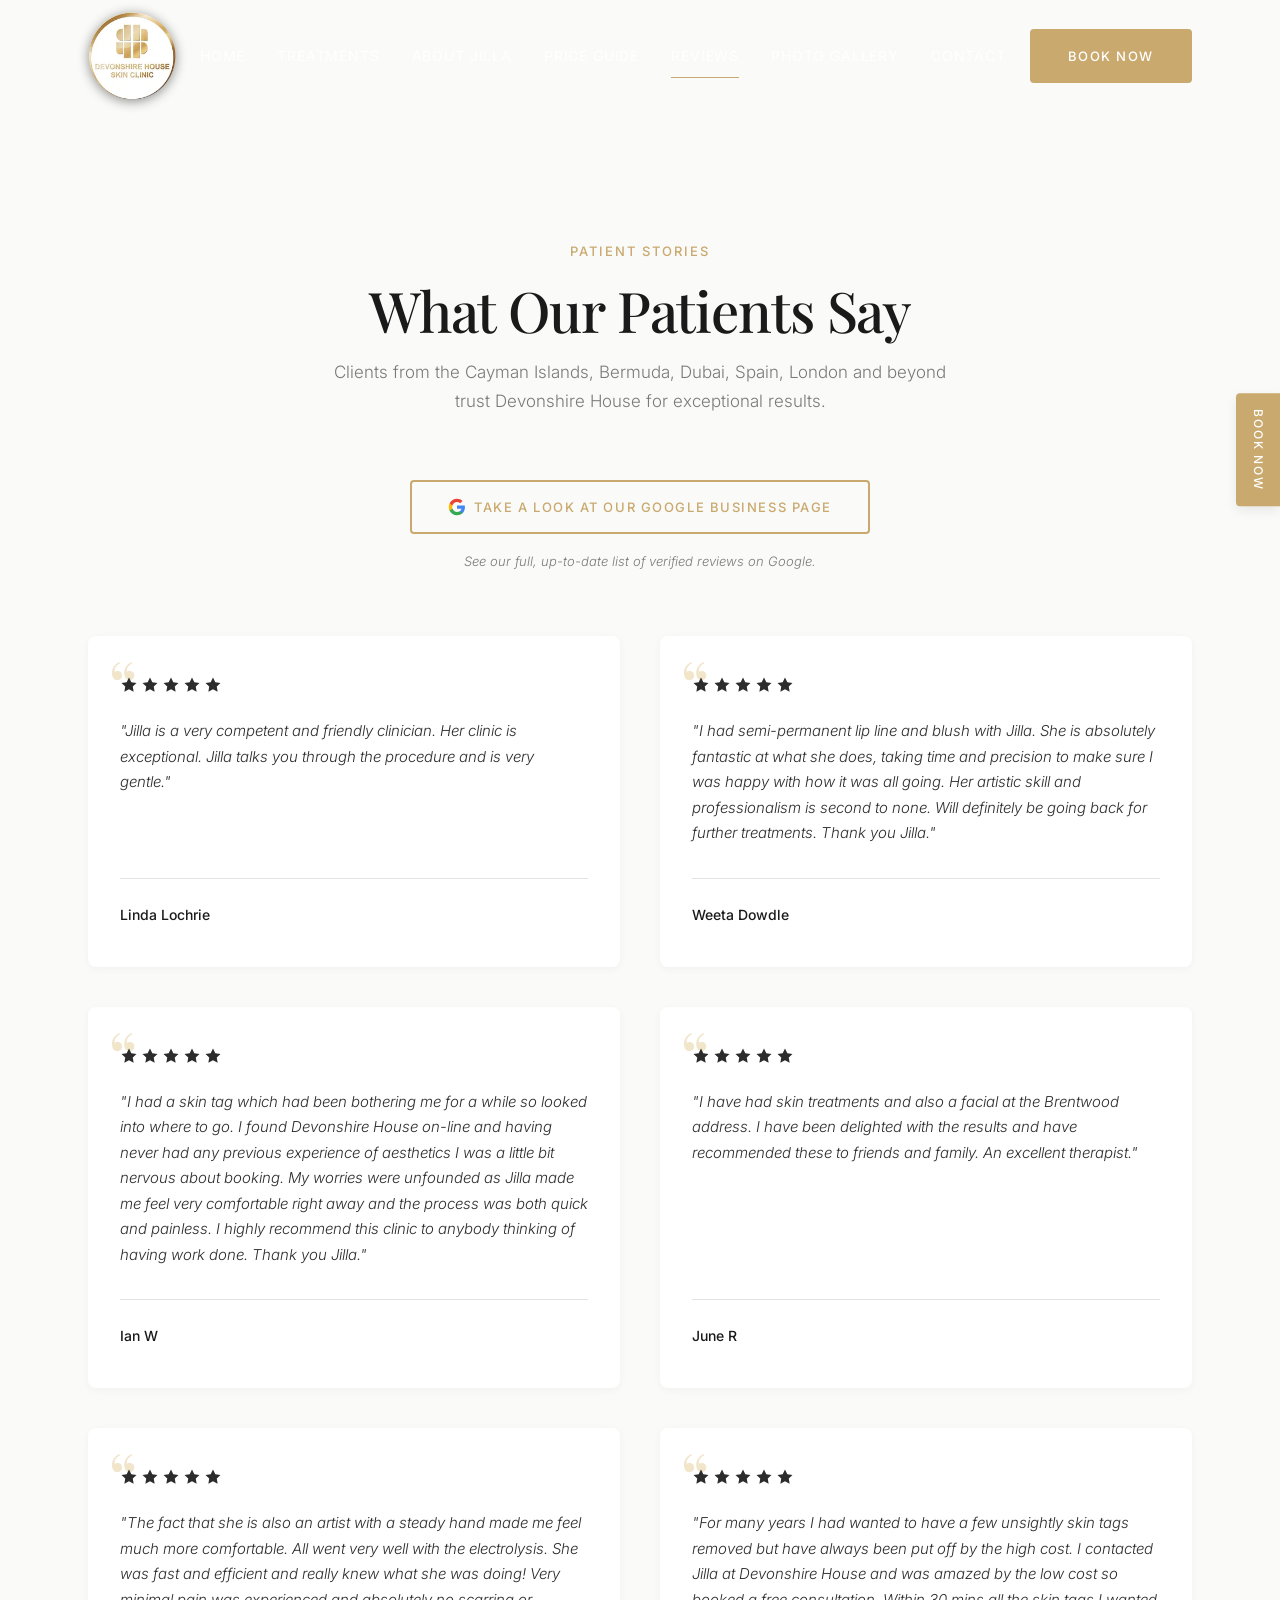
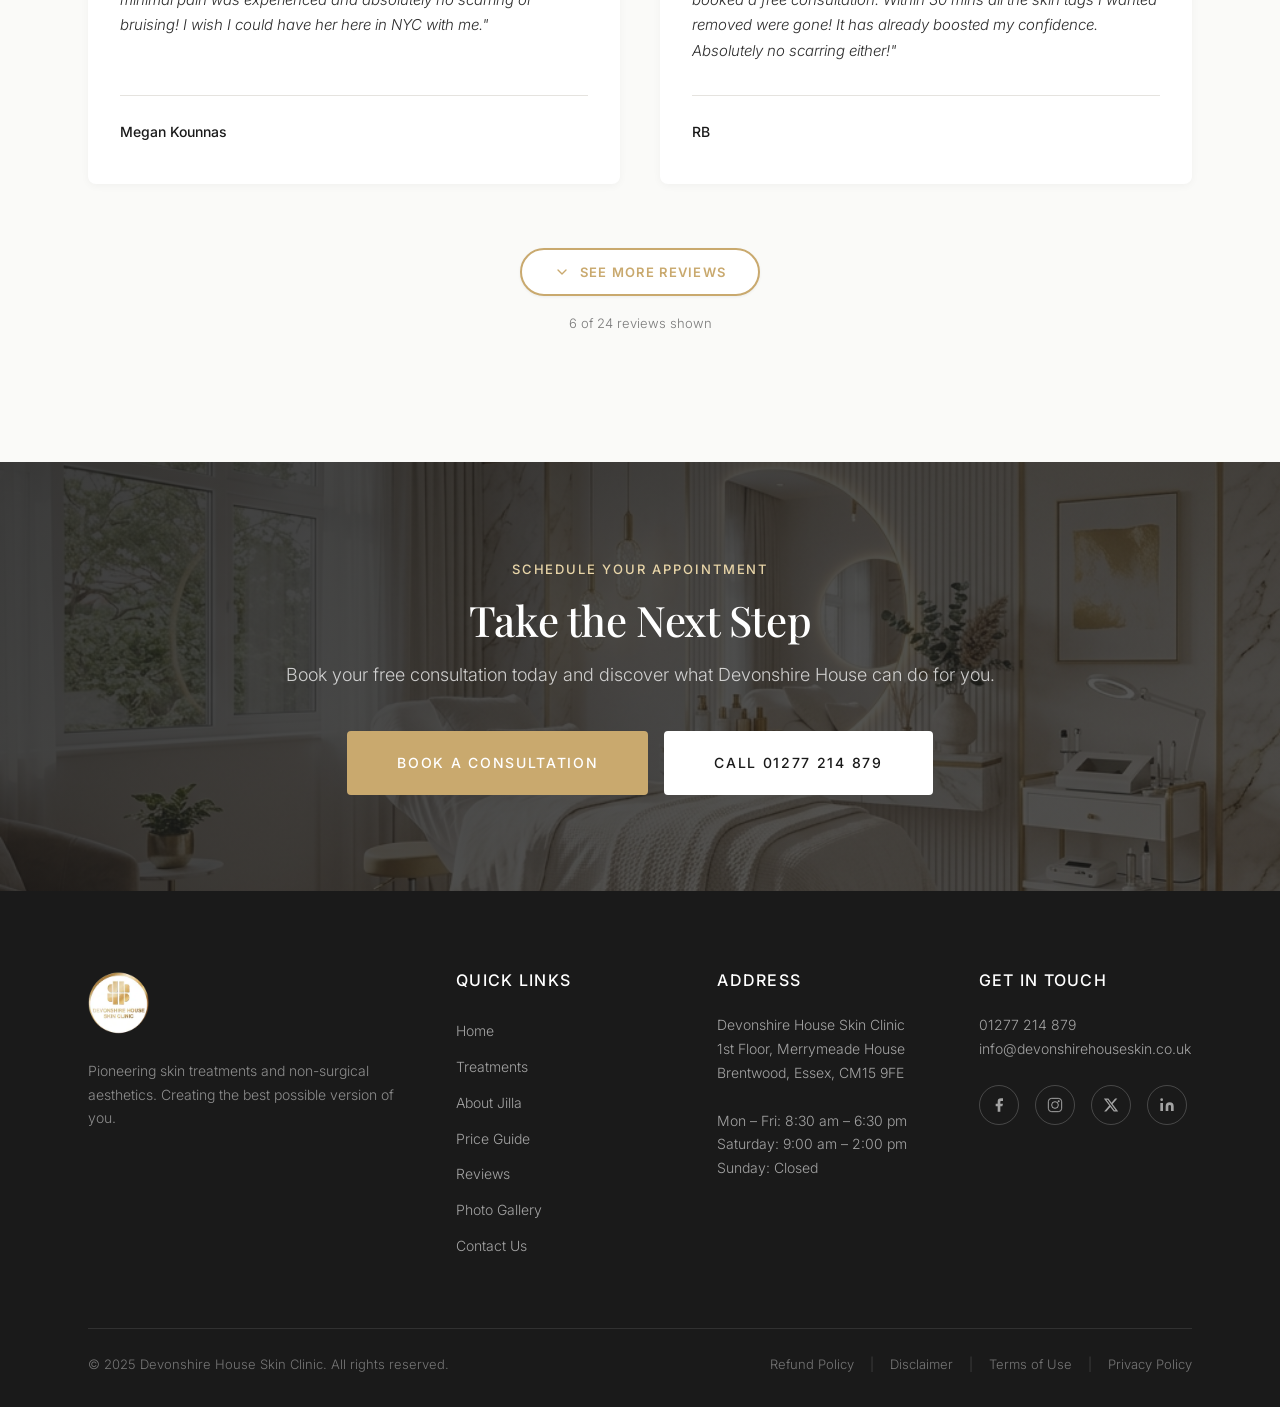
<file: reviews.html>
<!DOCTYPE html>
<html lang="en">
<head>
  <meta charset="UTF-8">
  <meta name="viewport" content="width=device-width, initial-scale=1.0">
  <title>Patient Reviews | Devonshire House Skin Clinic</title>
  <meta name="description" content="Read verified patient reviews and testimonials about Devonshire House Skin Clinic. 5-star rated aesthetic treatments by Jilla Malek-Mohammadi in Brentwood, Essex.">
  <link rel="stylesheet" href="index.css">
  <style>
    /* "See More Reviews" premium toggle */
    .reviews-more-toggle-wrap { text-align: center; margin-top: var(--space-8); }
    .reviews-more-toggle {
      display: inline-flex;
      align-items: center;
      gap: 10px;
      padding: 14px 32px;
      background: var(--color-white);
      border: 2px solid var(--color-accent);
      color: var(--color-accent);
      border-radius: var(--radius-pill);
      font-size: 13px;
      font-weight: 600;
      text-transform: uppercase;
      letter-spacing: 0.1em;
      cursor: pointer;
      box-shadow: var(--shadow-sm);
      transition: background var(--transition-base), color var(--transition-base), transform var(--transition-base), box-shadow var(--transition-base);
    }
    .reviews-more-toggle:hover {
      background: var(--color-accent);
      color: var(--color-white);
      transform: translateY(-2px);
      box-shadow: var(--shadow-md);
    }
    .reviews-more-toggle:focus-visible {
      outline: 2px solid var(--color-accent);
      outline-offset: 3px;
    }
    [data-theme="dark"] .reviews-more-toggle { background: #1E1E1E; }
    .reviews-more-toggle__icon { display: flex; transition: transform var(--transition-base); }
    .reviews-more-toggle__icon svg { width: 16px; height: 16px; }
    .reviews-more-toggle[aria-expanded="true"] .reviews-more-toggle__icon { transform: rotate(180deg); }
    .reviews-more-toggle__spinner {
      display: none;
      width: 15px;
      height: 15px;
      border: 2px solid currentColor;
      border-right-color: transparent;
      border-radius: 50%;
      animation: reviews-spin 0.7s linear infinite;
    }
    .reviews-more-toggle.is-loading .reviews-more-toggle__spinner { display: inline-block; }
    .reviews-more-toggle.is-loading .reviews-more-toggle__icon { display: none; }
    @keyframes reviews-spin { to { transform: rotate(360deg); } }
    .reviews-count-note { margin-top: var(--space-2); font-size: 13px; color: var(--color-text-muted); }

    /* Smooth collapsible panel (grid-rows technique — animates height with no JS measuring) */
    .reviews-more-panel {
      display: grid;
      grid-template-rows: 0fr;
      transition: grid-template-rows var(--transition-slow);
    }
    .reviews-more-panel.is-open {
      grid-template-rows: 1fr;
      margin-top: var(--space-5);
    }
    .reviews-more-panel__inner { overflow: hidden; min-height: 0; }
    .reviews-more-panel__inner .grid-2 { gap: var(--space-5); }

    /* Stagger fade-in for newly revealed cards */
    .reviews-more-panel .testimonial-fade {
      opacity: 0;
      transform: translateY(16px);
      transition: opacity var(--transition-slow), transform var(--transition-slow);
    }
    .reviews-more-panel.is-open .testimonial-fade {
      opacity: 1;
      transform: translateY(0);
    }

    .reviews-fallback-note {
      max-width: 480px;
      margin: 0 auto;
      text-align: center;
      color: var(--color-text-muted);
      font-size: 14px;
      padding: var(--space-4) 0;
    }
    .reviews-fallback-note a { color: var(--color-accent); font-weight: 500; }
  </style>
</head>
<body>

  <a href="#main-content" class="skip-link">Skip to main content</a>
  <a href="contact.html" class="floating-cta" aria-label="Book a consultation">Book Now</a>

  <!-- HEADER -->
  <header class="header scrolled" id="header" role="banner">
    <div class="header__inner">
      <a href="index.html" class="header__logo" aria-label="Home"><img src="assets/images/devonshirelogo.png" alt="Devonshire House Skin Clinic" width="163" height="170"></a>
      <nav class="header__nav" id="main-nav" role="navigation" aria-label="Main navigation">
        <a href="index.html">Home</a>
        <div class="nav-dropdown">
          <a href="treatments.html">Treatments</a>
          <div class="nav-dropdown__menu">
            <a href="treatments.html#electro-micro-surgery">Electro Micro Surgery (Cosmetic Removal Of Benign Growths)</a>
            <a href="treatments.html#zo-skin-health">ZO Skin Health</a>
            <a href="treatments.html#mens-treatments">Men's Treatments</a>
            <a href="treatments.html#micropigmentation">Medical Micropigmentation (Stretch Marks)</a>
            <a href="treatments.html#dermaroller">Dermaroller</a>
            <a href="treatments.html#lipoglaze">Lipoglaze</a>
          </div>
        </div>
        <a href="about.html">About Jilla</a>
        <a href="price-guide.html">Price Guide</a>
        <a href="reviews.html" class="active">Reviews</a>
        <a href="photo-gallery.html">Photo Gallery</a>
        <a href="contact.html">Contact</a>
      </nav>
      <a href="contact.html" class="btn btn--primary header__cta">Book Now</a>
      <button class="header__toggle" id="menu-toggle" aria-label="Open menu" aria-expanded="false"><span></span><span></span><span></span></button>
    </div>
  </header>

  <div class="mobile-menu__overlay" id="mobile-overlay"></div>
  <div class="mobile-menu" id="mobile-menu" role="navigation" aria-label="Mobile navigation">
    <a href="index.html">Home</a><a href="treatments.html">Treatments</a><a href="about.html">About Jilla</a><a href="price-guide.html">Price Guide</a><a href="reviews.html">Reviews</a><a href="photo-gallery.html">Photo Gallery</a><a href="contact.html">Contact Us</a>
  </div>

  <main id="main-content" style="padding-top: var(--header-height);">

    <!-- PAGE HEADER -->
    <section class="section">
      <div class="container">
        <div class="section__header">
          <span class="eyebrow">Patient Stories</span>
          <h1>What Our Patients Say</h1>
          <p>Clients from the Cayman Islands, Bermuda, Dubai, Spain, London and beyond trust Devonshire House for exceptional results.</p>
        </div>

        <!-- Google Reviews CTA -->
        <div class="reveal" style="text-align: center; margin-bottom: var(--space-8);">
          <a href="https://www.google.com/maps?cid=7448340684701758856" target="_blank" rel="noopener" class="btn btn--secondary">
            <svg width="18" height="18" viewBox="0 0 48 48" style="flex-shrink:0;">
              <path fill="#4285F4" d="M45.12 24.5c0-1.56-.14-3.06-.4-4.5H24v8.51h11.84c-.51 2.75-2.06 5.08-4.39 6.64v5.52h7.11c4.16-3.83 6.56-9.47 6.56-16.17z"/>
              <path fill="#34A853" d="M24 46c5.94 0 10.92-1.97 14.56-5.33l-7.11-5.52c-1.97 1.32-4.49 2.1-7.45 2.1-5.73 0-10.58-3.87-12.31-9.07H4.34v5.7C7.96 41.07 15.4 46 24 46z"/>
              <path fill="#FBBC05" d="M11.69 28.18C11.25 26.86 11 25.45 11 24s.25-2.86.69-4.18v-5.7H4.34C2.85 17.09 2 20.45 2 24s.85 6.91 2.34 9.88l7.35-5.7z"/>
              <path fill="#EA4335" d="M24 10.75c3.23 0 6.13 1.11 8.41 3.29l6.31-6.31C34.91 4.18 29.93 2 24 2 15.4 2 7.96 6.93 4.34 14.12l7.35 5.7c1.73-5.2 6.58-9.07 12.31-9.07z"/>
            </svg>
            Take a look at our Google Business page
          </a>
          <p style="margin-top: var(--space-2); font-size: 13px; font-style: italic; color: var(--color-text-muted);">See our full, up-to-date list of verified reviews on Google.</p>
        </div>

        <!-- Reviews Grid -->
        <div class="grid-2" style="gap: var(--space-5);">

          <!-- Review 1 -->
          <div class="reveal">
            <div class="testimonial-card__inner" style="padding: var(--space-5) var(--space-4);">
              <div class="testimonial-card__stars" aria-label="5 out of 5 stars">
                <svg viewBox="0 0 24 24"><path d="M12 2l3.09 6.26L22 9.27l-5 4.87 1.18 6.88L12 17.77l-6.18 3.25L7 14.14 2 9.27l6.91-1.01L12 2z" fill="currentColor"/></svg>
                <svg viewBox="0 0 24 24"><path d="M12 2l3.09 6.26L22 9.27l-5 4.87 1.18 6.88L12 17.77l-6.18 3.25L7 14.14 2 9.27l6.91-1.01L12 2z" fill="currentColor"/></svg>
                <svg viewBox="0 0 24 24"><path d="M12 2l3.09 6.26L22 9.27l-5 4.87 1.18 6.88L12 17.77l-6.18 3.25L7 14.14 2 9.27l6.91-1.01L12 2z" fill="currentColor"/></svg>
                <svg viewBox="0 0 24 24"><path d="M12 2l3.09 6.26L22 9.27l-5 4.87 1.18 6.88L12 17.77l-6.18 3.25L7 14.14 2 9.27l6.91-1.01L12 2z" fill="currentColor"/></svg>
                <svg viewBox="0 0 24 24"><path d="M12 2l3.09 6.26L22 9.27l-5 4.87 1.18 6.88L12 17.77l-6.18 3.25L7 14.14 2 9.27l6.91-1.01L12 2z" fill="currentColor"/></svg>
              </div>
              <p class="testimonial-card__text">"Jilla is a very competent and friendly clinician. Her clinic is exceptional. Jilla talks you through the procedure and is very gentle."</p>
              <div class="testimonial-card__author">Linda Lochrie</div>
            </div>
          </div>

          <!-- Review 2 -->
          <div class="reveal reveal-delay-1">
            <div class="testimonial-card__inner" style="padding: var(--space-5) var(--space-4);">
              <div class="testimonial-card__stars" aria-label="5 out of 5 stars">
                <svg viewBox="0 0 24 24"><path d="M12 2l3.09 6.26L22 9.27l-5 4.87 1.18 6.88L12 17.77l-6.18 3.25L7 14.14 2 9.27l6.91-1.01L12 2z" fill="currentColor"/></svg>
                <svg viewBox="0 0 24 24"><path d="M12 2l3.09 6.26L22 9.27l-5 4.87 1.18 6.88L12 17.77l-6.18 3.25L7 14.14 2 9.27l6.91-1.01L12 2z" fill="currentColor"/></svg>
                <svg viewBox="0 0 24 24"><path d="M12 2l3.09 6.26L22 9.27l-5 4.87 1.18 6.88L12 17.77l-6.18 3.25L7 14.14 2 9.27l6.91-1.01L12 2z" fill="currentColor"/></svg>
                <svg viewBox="0 0 24 24"><path d="M12 2l3.09 6.26L22 9.27l-5 4.87 1.18 6.88L12 17.77l-6.18 3.25L7 14.14 2 9.27l6.91-1.01L12 2z" fill="currentColor"/></svg>
                <svg viewBox="0 0 24 24"><path d="M12 2l3.09 6.26L22 9.27l-5 4.87 1.18 6.88L12 17.77l-6.18 3.25L7 14.14 2 9.27l6.91-1.01L12 2z" fill="currentColor"/></svg>
              </div>
              <p class="testimonial-card__text">"I had semi-permanent lip line and blush with Jilla. She is absolutely fantastic at what she does, taking time and precision to make sure I was happy with how it was all going. Her artistic skill and professionalism is second to none. Will definitely be going back for further treatments. Thank you Jilla."</p>
              <div class="testimonial-card__author">Weeta Dowdle</div>
            </div>
          </div>

          <!-- Review 3 -->
          <div class="reveal reveal-delay-2">
            <div class="testimonial-card__inner" style="padding: var(--space-5) var(--space-4);">
              <div class="testimonial-card__stars" aria-label="5 out of 5 stars">
                <svg viewBox="0 0 24 24"><path d="M12 2l3.09 6.26L22 9.27l-5 4.87 1.18 6.88L12 17.77l-6.18 3.25L7 14.14 2 9.27l6.91-1.01L12 2z" fill="currentColor"/></svg>
                <svg viewBox="0 0 24 24"><path d="M12 2l3.09 6.26L22 9.27l-5 4.87 1.18 6.88L12 17.77l-6.18 3.25L7 14.14 2 9.27l6.91-1.01L12 2z" fill="currentColor"/></svg>
                <svg viewBox="0 0 24 24"><path d="M12 2l3.09 6.26L22 9.27l-5 4.87 1.18 6.88L12 17.77l-6.18 3.25L7 14.14 2 9.27l6.91-1.01L12 2z" fill="currentColor"/></svg>
                <svg viewBox="0 0 24 24"><path d="M12 2l3.09 6.26L22 9.27l-5 4.87 1.18 6.88L12 17.77l-6.18 3.25L7 14.14 2 9.27l6.91-1.01L12 2z" fill="currentColor"/></svg>
                <svg viewBox="0 0 24 24"><path d="M12 2l3.09 6.26L22 9.27l-5 4.87 1.18 6.88L12 17.77l-6.18 3.25L7 14.14 2 9.27l6.91-1.01L12 2z" fill="currentColor"/></svg>
              </div>
              <p class="testimonial-card__text">"I had a skin tag which had been bothering me for a while so looked into where to go. I found Devonshire House on-line and having never had any previous experience of aesthetics I was a little bit nervous about booking. My worries were unfounded as Jilla made me feel very comfortable right away and the process was both quick and painless. I highly recommend this clinic to anybody thinking of having work done. Thank you Jilla."</p>
              <div class="testimonial-card__author">Ian W</div>
            </div>
          </div>

          <!-- Review 4 -->
          <div class="reveal reveal-delay-3">
            <div class="testimonial-card__inner" style="padding: var(--space-5) var(--space-4);">
              <div class="testimonial-card__stars" aria-label="5 out of 5 stars">
                <svg viewBox="0 0 24 24"><path d="M12 2l3.09 6.26L22 9.27l-5 4.87 1.18 6.88L12 17.77l-6.18 3.25L7 14.14 2 9.27l6.91-1.01L12 2z" fill="currentColor"/></svg>
                <svg viewBox="0 0 24 24"><path d="M12 2l3.09 6.26L22 9.27l-5 4.87 1.18 6.88L12 17.77l-6.18 3.25L7 14.14 2 9.27l6.91-1.01L12 2z" fill="currentColor"/></svg>
                <svg viewBox="0 0 24 24"><path d="M12 2l3.09 6.26L22 9.27l-5 4.87 1.18 6.88L12 17.77l-6.18 3.25L7 14.14 2 9.27l6.91-1.01L12 2z" fill="currentColor"/></svg>
                <svg viewBox="0 0 24 24"><path d="M12 2l3.09 6.26L22 9.27l-5 4.87 1.18 6.88L12 17.77l-6.18 3.25L7 14.14 2 9.27l6.91-1.01L12 2z" fill="currentColor"/></svg>
                <svg viewBox="0 0 24 24"><path d="M12 2l3.09 6.26L22 9.27l-5 4.87 1.18 6.88L12 17.77l-6.18 3.25L7 14.14 2 9.27l6.91-1.01L12 2z" fill="currentColor"/></svg>
              </div>
              <p class="testimonial-card__text">"I have had skin treatments and also a facial at the Brentwood address. I have been delighted with the results and have recommended these to friends and family. An excellent therapist."</p>
              <div class="testimonial-card__author">June R</div>
            </div>
          </div>

          <!-- Review 5 -->
          <div class="reveal reveal-delay-4">
            <div class="testimonial-card__inner" style="padding: var(--space-5) var(--space-4);">
              <div class="testimonial-card__stars" aria-label="5 out of 5 stars">
                <svg viewBox="0 0 24 24"><path d="M12 2l3.09 6.26L22 9.27l-5 4.87 1.18 6.88L12 17.77l-6.18 3.25L7 14.14 2 9.27l6.91-1.01L12 2z" fill="currentColor"/></svg>
                <svg viewBox="0 0 24 24"><path d="M12 2l3.09 6.26L22 9.27l-5 4.87 1.18 6.88L12 17.77l-6.18 3.25L7 14.14 2 9.27l6.91-1.01L12 2z" fill="currentColor"/></svg>
                <svg viewBox="0 0 24 24"><path d="M12 2l3.09 6.26L22 9.27l-5 4.87 1.18 6.88L12 17.77l-6.18 3.25L7 14.14 2 9.27l6.91-1.01L12 2z" fill="currentColor"/></svg>
                <svg viewBox="0 0 24 24"><path d="M12 2l3.09 6.26L22 9.27l-5 4.87 1.18 6.88L12 17.77l-6.18 3.25L7 14.14 2 9.27l6.91-1.01L12 2z" fill="currentColor"/></svg>
                <svg viewBox="0 0 24 24"><path d="M12 2l3.09 6.26L22 9.27l-5 4.87 1.18 6.88L12 17.77l-6.18 3.25L7 14.14 2 9.27l6.91-1.01L12 2z" fill="currentColor"/></svg>
              </div>
              <p class="testimonial-card__text">"The fact that she is also an artist with a steady hand made me feel much more comfortable. All went very well with the electrolysis. She was fast and efficient and really knew what she was doing! Very minimal pain was experienced and absolutely no scarring or bruising! I wish I could have her here in NYC with me."</p>
              <div class="testimonial-card__author">Megan Kounnas</div>
            </div>
          </div>

          <!-- Review 6 -->
          <div class="reveal reveal-delay-5">
            <div class="testimonial-card__inner" style="padding: var(--space-5) var(--space-4);">
              <div class="testimonial-card__stars" aria-label="5 out of 5 stars">
                <svg viewBox="0 0 24 24"><path d="M12 2l3.09 6.26L22 9.27l-5 4.87 1.18 6.88L12 17.77l-6.18 3.25L7 14.14 2 9.27l6.91-1.01L12 2z" fill="currentColor"/></svg>
                <svg viewBox="0 0 24 24"><path d="M12 2l3.09 6.26L22 9.27l-5 4.87 1.18 6.88L12 17.77l-6.18 3.25L7 14.14 2 9.27l6.91-1.01L12 2z" fill="currentColor"/></svg>
                <svg viewBox="0 0 24 24"><path d="M12 2l3.09 6.26L22 9.27l-5 4.87 1.18 6.88L12 17.77l-6.18 3.25L7 14.14 2 9.27l6.91-1.01L12 2z" fill="currentColor"/></svg>
                <svg viewBox="0 0 24 24"><path d="M12 2l3.09 6.26L22 9.27l-5 4.87 1.18 6.88L12 17.77l-6.18 3.25L7 14.14 2 9.27l6.91-1.01L12 2z" fill="currentColor"/></svg>
                <svg viewBox="0 0 24 24"><path d="M12 2l3.09 6.26L22 9.27l-5 4.87 1.18 6.88L12 17.77l-6.18 3.25L7 14.14 2 9.27l6.91-1.01L12 2z" fill="currentColor"/></svg>
              </div>
              <p class="testimonial-card__text">"For many years I had wanted to have a few unsightly skin tags removed but have always been put off by the high cost. I contacted Jilla at Devonshire House and was amazed by the low cost so booked a free consultation. Within 30 mins all the skin tags I wanted removed were gone! It has already boosted my confidence. Absolutely no scarring either!"</p>
              <div class="testimonial-card__author">RB</div>
            </div>
          </div>

        </div>

        <!-- See More Reviews -->
        <div class="reviews-more-toggle-wrap reveal">
          <button type="button" class="reviews-more-toggle" id="reviews-more-toggle" aria-expanded="false" aria-controls="reviews-more-panel">
            <span class="reviews-more-toggle__spinner" aria-hidden="true"></span>
            <span class="reviews-more-toggle__icon" aria-hidden="true">
              <svg viewBox="0 0 24 24" fill="none" stroke="currentColor" stroke-width="2" stroke-linecap="round" stroke-linejoin="round"><polyline points="6 9 12 15 18 9"/></svg>
            </span>
            <span class="reviews-more-toggle__label">See More Reviews</span>
          </button>
          <p class="reviews-count-note"><span id="reviews-count-shown">6</span> of <span id="reviews-count-total">24</span> reviews shown</p>
        </div>

        <div class="reviews-more-panel" id="reviews-more-panel" aria-hidden="true">
          <div class="reviews-more-panel__inner">
            <div class="grid-2" id="reviews-more-grid"></div>
          </div>
        </div>

      </div>
    </section>

    <!-- CTA -->
    <section class="cta-section">
      <div class="cta-section__bg" style="background-image: url('assets/images/hero_bg.png');"></div>
      <div class="cta-section__overlay"></div>
      <div class="container cta-section__content">
        <span class="eyebrow" style="color: var(--color-accent-light);">Schedule Your Appointment</span>
        <h2>Take the Next Step</h2>
        <p>Book your free consultation today and discover what Devonshire House can do for you.</p>
        <div class="cta-section__buttons">
          <a href="contact.html" class="btn btn--primary btn--lg">Book a Consultation</a>
          <a href="tel:01277214879" class="btn btn--white btn--lg">Call 01277 214 879</a>
        </div>
      </div>
    </section>

  </main>

  <!-- FOOTER -->
  <footer class="footer" role="contentinfo">
    <div class="container">
      <div class="footer__grid">
        <div class="footer__brand"><div class="footer__logo"><img src="assets/images/devonshirelogo.png" alt="Devonshire House Skin Clinic" width="163" height="170"></div><p>Pioneering skin treatments and non-surgical aesthetics. Creating the best possible version of you.</p></div>
        <div class="footer__links"><h4>Quick Links</h4><a href="index.html">Home</a><a href="treatments.html">Treatments</a><a href="about.html">About Jilla</a><a href="price-guide.html">Price Guide</a><a href="reviews.html">Reviews</a><a href="photo-gallery.html">Photo Gallery</a><a href="contact.html">Contact Us</a></div>
        <div class="footer__contact"><h4>Address</h4><p>Devonshire House Skin Clinic<br>1st Floor, Merrymeade House<br>Brentwood, Essex, CM15 9FE</p><p style="margin-top:16px;">Mon – Fri: 8:30 am – 6:30 pm<br>Saturday: 9:00 am – 2:00 pm<br>Sunday: Closed</p></div>
        <div class="footer__contact"><h4>Get In Touch</h4><p><a href="tel:01277214879">01277 214 879</a><br><a href="mailto:info@devonshirehouseskin.co.uk">info@devonshirehouseskin.co.uk</a></p>
          <div class="footer__social">
            <a href="https://facebook.com/1593580254194009" target="_blank" rel="noopener" aria-label="Facebook"><svg viewBox="0 0 24 24"><path d="M18 2h-3a5 5 0 0 0-5 5v3H7v4h3v8h4v-8h3l1-4h-4V7a1 1 0 0 1 1-1h3z"/></svg></a>
            <a href="https://www.instagram.com/devonshire_house_skin/" target="_blank" rel="noopener" aria-label="Instagram"><svg viewBox="0 0 24 24"><rect x="2" y="2" width="20" height="20" rx="5" fill="none" stroke="currentColor" stroke-width="1.5"/><circle cx="12" cy="12" r="5" fill="none" stroke="currentColor" stroke-width="1.5"/><circle cx="17.5" cy="6.5" r="1.5" fill="currentColor"/></svg></a>
            <a href="https://twitter.com/jilla_Aesthetic" target="_blank" rel="noopener" aria-label="X"><svg viewBox="0 0 24 24"><path d="M18.244 2.25h3.308l-7.227 8.26 8.502 11.24H16.17l-5.214-6.817L4.99 21.75H1.68l7.73-8.835L1.254 2.25H8.08l4.713 6.231zm-1.161 17.52h1.833L7.084 4.126H5.117z"/></svg></a>
            <a href="https://www.linkedin.com/in/jilla-malek-mohammadi-9968a725" target="_blank" rel="noopener" aria-label="LinkedIn"><svg viewBox="0 0 24 24"><path d="M16 8a6 6 0 0 1 6 6v7h-4v-7a2 2 0 0 0-2-2 2 2 0 0 0-2 2v7h-4v-7a6 6 0 0 1 6-6z"/><rect x="2" y="9" width="4" height="12"/><circle cx="4" cy="4" r="2"/></svg></a>
          </div>
        </div>
      </div>
      <div class="footer__bottom"><div>&copy; 2025 Devonshire House Skin Clinic. All rights reserved.</div><div class="footer__legal"><a href="#">Refund Policy</a><span>|</span><a href="#">Disclaimer</a><span>|</span><a href="#">Terms of Use</a><span>|</span><a href="#">Privacy Policy</a></div></div>
    </div>
  </footer>
  <script src="main.js" defer></script>
  <script>
    (function () {
      var STAR_SVG = '<svg viewBox="0 0 24 24"><path d="M12 2l3.09 6.26L22 9.27l-5 4.87 1.18 6.88L12 17.77l-6.18 3.25L7 14.14 2 9.27l6.91-1.01L12 2z" fill="currentColor"/></svg>';

      // Resilience fallback: mirrors assets/data/reviews-extra.json so the
      // feature still works when the page is opened directly from disk
      // (file://), where fetch() of a local JSON file is blocked by the
      // browser's CORS policy. Once hosted over http(s), fetch always
      // succeeds and this array is never used.
      var FALLBACK_REVIEWS = [
        { "name": "Genevieve Desmond", "rating": 5, "text": "Devonshire House Skin Clinic is superb. Careful, diligent and efficient. Always a great service." },
        { "name": "Precious Kemsley-Benson", "rating": 5, "text": "Jilla is absolutely brilliant! I've been to her twice now, once for mole removal and the other for dermal roller and both times she's has been amazing! She is very professional and makes you feel at ease and comfortable and with very minimal pain and no scarring at all! She is so lovely and fantastic at what she does! I will definitely be returning for more treatments!" },
        { "name": "SL Cridgwell", "rating": 5, "text": "I have been a regular customer of this clinic for quite some time and avail of the treatment course plans. The payment plans are cost effective, convenient and enable high savings as opposed to paying for each treatment on a pay as you go basis. As a qualified electrologist and aesthetician, I am well positioned to comment on the treatments I have had at this center and I can fully recommend Jilla who is the medical aesthetician. She is highly experienced and has superlative interpersonal skills. Her level of expertise is higher than usual and I have no hesitation in recommending her for any of the treatments. It is very difficult and rare to find such a high standard in this profession. I feel so lucky that I have found Jilla for all my aesthetic needs." },
        { "name": "Tony Baker", "rating": 5, "text": "Amazing treatment! After years of living with acne, skin is now looking fantastic! Very pleasant and wonderful staff! Would definitely recommend and will continue with my skin care! Thank you very much Jilla!" },
        { "name": "Jake", "rating": 5, "text": "I had a few small moles that I needed rid of and after contacting Jilla I was booked in straight away. She was very friendly and professional and she was clearly experienced as it did not take her long to remove the moles quickly and completely with only slight discomfort. Very very fair price aswell, would deffo recommend!" },
        { "name": "Ana Christina Estevanovich-Chishom", "rating": 5, "text": "Jilla has always provided me with excellent service, she is both sweet and professional and her customer service is exquisite. The services she provided for me included many skin treatments and electrolysis. These services were provided with complete care and skill." },
        { "name": "Kara Donnelly", "rating": 5, "text": "A few years ago I went to see Jilla to remove some skin tags. I work out sometimes up to twenty hours per week in the heat and humidity of the Cayman Islands and this tends to result in skin tags around those areas where my skin or clothing rubs. I had the procedure done before by someone else and it was NOT the most pleasant experience hence I was a bit nervous upon arrival to Jilla. Jilla was careful to remove them quickly and made sure that I was as comfortable as I could be. No scarring either. I just wish she was still here to do them for me!" },
        { "name": "Manju Kerai", "rating": 5, "text": "Very pleased with the results of treatment and very happy with the professional service which was provided by Jilla. She was absolutely great." },
        { "name": "Claire Cotter", "rating": 5, "text": "Highly recommend, Jilla was very calm, professional and explained everything she was doing during the procedure, great prices. I urge anyone that wants any moles or skin tags removed to see Jilla! See her website for a lot more treatments she can do." },
        { "name": "DorothyB-10", "rating": 5, "text": "DAB feeling great. Having had skin tags on my face I was always worried about having them removed but booked an appointment with Jilla. She also found another two skin tags I didn't realize I had and removed those as well. Jilla explained the procedure making me feel very relaxed. Cannot recommend highly enough." },
        { "name": "Helene Samuel Mays", "rating": 5, "text": "Last night I had semi-permanent make up applied to my upper eyelids. Jilla was very kind. I was nervous and shy but she put me at ease. She took great care in her work and my comfort at the same time, demonstrating a high level of customer care, skill and competence. I am really happy with the experience and the results." },
        { "name": "Elisa Davies", "rating": 5, "text": "Jilla is a skilled aesthetician and provides wonderful treatments - Jilla has dedicated her life to making things more beautiful, and I greatly appreciate the services she provides." },
        { "name": "Marit Hudson", "rating": 5, "text": "Jilla treated me with a facial peel, which left my skin extremely smooth and soft and in so much better condition than prior to my treatment. I found Jilla to be very enthusiastic about her work and she carefully explained how the treatment would work and performed it with a high degree of precision and professionalism." },
        { "name": "Angela Bross, DVM", "rating": 5, "text": "I received electrolysis from Jilla while living on Grand Cayman Island. Jilla is a caring, gentle and meticulous practitioner who was always considerate of my comfort while under her care. I highly recommend her as I know from first-hand experience that she has high standards and produces wonderful results." },
        { "name": "Robert Born", "rating": 5, "text": "If I could have done, I would have given this company 10 stars. The reasons being honesty, clear information given, guidance, professionalism. I saw significant change after 1 session (I had 3). Each appointment on time. Friendly staff. No hidden charges. I thoroughly recommend this clinic, you will not be disappointed." },
        { "name": "Julia Crane", "rating": 5, "text": "After one too many wart like markings on my face I decided to go to the GP for a dermatology referral and removal only to be told that this route is no longer available on the NHS. I had assumed that the medical route was the only route and had not considered treatment in an aesthetic clinic. I discovered Devonshire House Skin Clinic whilst searching on the internet and booked a session of wart removal treatment. Jilla was calm, professional, informative and removed what turned out to be 'sebaceous bumps' with care and speed. I am 2 weeks post treatment and the new skin beneath the scabs are starting to heal. Best of all, those bumps have gone and with no incision or sutures there should be minimal scarring. I had 'put up' with this complaint for years, rationalizing to myself that I was not a vain person. But the truth is, I was embarrassed about them when close up to people or whenever I saw a camera. On reflection I cannot believe I waited so long to address my facial blemishes. Finally it feels like I have my face back!!! So happy. Thanks Jilla." },
        { "name": "Karen", "rating": 5, "text": "The scarring on my cheeks has dramatically improved. I have suffered with acne which has left scarring on my face. I had the dermaroller to treat the scarring. After a few days I could already see the results. The procedure was uncomfortable but not painful. Afterwards my face looked and felt sunburnt but it calmed down after a few hours. I am having a course of 3 treatments so I look forward to my second appointment! I got my treatment at an excellent price and if you are lucky (like me) you will spot special offers so you can save quite a lot of money. I found this clinic on the internet, the reviews were very good and it wasn't too far from where I live. My visit went very well. All staff were friendly. It's a small clinic but very comfortable and easy to get to. Jilla Malek Mohammadi performed the dermaroller treatment. She was very friendly and helpful. She made me feel very comfortable. I will definitely be going there again for treatments." },
        { "name": "Rebecca", "rating": 5, "text": "My name is Rebecca, I fell in love with semi-permanent make-up about a decade ago. A few years later I moved back to my home Grand Cayman and I started to fret about who would touch up my semi-permanent make-up. I met Jilla in a medical spa and immediately felt at ease. She was very professional and confident and had a calm manner which put me at ease. Jilla was very patient and professional at all times. Jilla is a natural at this work and her artistic background enables her to have an edge in this industry. I have told Jilla that I will happily come to London to get touch ups in the future with the semi-permanent queen!" }
      ];

      var btn = document.getElementById('reviews-more-toggle');
      var panel = document.getElementById('reviews-more-panel');
      if (!btn || !panel) return;

      var grid = document.getElementById('reviews-more-grid');
      var label = btn.querySelector('.reviews-more-toggle__label');
      var shownCount = document.getElementById('reviews-count-shown');
      var totalCount = document.getElementById('reviews-count-total');
      var loaded = false;
      var expanded = false;

      function buildCard(review, index) {
        var wrap = document.createElement('div');
        wrap.className = 'testimonial-fade';
        wrap.style.transitionDelay = (Math.min(index, 8) * 0.05) + 's';

        var inner = document.createElement('div');
        inner.className = 'testimonial-card__inner';
        inner.style.padding = 'var(--space-5) var(--space-4)';

        var stars = document.createElement('div');
        stars.className = 'testimonial-card__stars';
        stars.setAttribute('aria-label', review.rating + ' out of 5 stars');
        stars.innerHTML = STAR_SVG.repeat ? STAR_SVG.repeat(5) : new Array(6).join(STAR_SVG);

        var text = document.createElement('p');
        text.className = 'testimonial-card__text';
        text.textContent = '"' + review.text + '"';

        var author = document.createElement('div');
        author.className = 'testimonial-card__author';
        author.textContent = review.name;

        inner.appendChild(stars);
        inner.appendChild(text);
        inner.appendChild(author);
        wrap.appendChild(inner);
        return wrap;
      }

      function renderReviews(list) {
        var frag = document.createDocumentFragment();
        list.forEach(function (review, i) {
          frag.appendChild(buildCard(review, i));
        });
        grid.appendChild(frag);
        if (shownCount) shownCount.textContent = String(6 + list.length);
      }

      function showFallbackMessage() {
        var note = document.createElement('p');
        note.className = 'reviews-fallback-note';
        note.innerHTML = 'The remaining reviews couldn\'t be loaded from this page. <a href="https://www.google.com/maps?cid=7448340684701758856" target="_blank" rel="noopener">View all reviews on Google &rarr;</a>';
        grid.appendChild(note);
      }

      function openPanel() {
        panel.classList.add('is-open');
        panel.setAttribute('aria-hidden', 'false');
        btn.setAttribute('aria-expanded', 'true');
        if (label) label.textContent = 'Show Fewer Reviews';
        expanded = true;
      }

      function closePanel() {
        panel.classList.remove('is-open');
        panel.setAttribute('aria-hidden', 'true');
        btn.setAttribute('aria-expanded', 'false');
        if (label) label.textContent = 'See More Reviews';
        expanded = false;
        if (shownCount) shownCount.textContent = '6';
        btn.scrollIntoView({ behavior: 'smooth', block: 'nearest' });
      }

      btn.addEventListener('click', function () {
        if (expanded) {
          closePanel();
          return;
        }

        if (loaded) {
          openPanel();
          return;
        }

        btn.classList.add('is-loading');
        fetch('assets/data/reviews-extra.json')
          .then(function (res) {
            if (!res.ok) throw new Error('Request failed: ' + res.status);
            return res.json();
          })
          .then(function (data) {
            renderReviews(data);
          })
          .catch(function () {
            renderReviews(FALLBACK_REVIEWS);
          })
          .finally(function () {
            loaded = true;
            btn.classList.remove('is-loading');
            openPanel();
          });
      });
    })();
  </script>
</body>
</html>
</file>
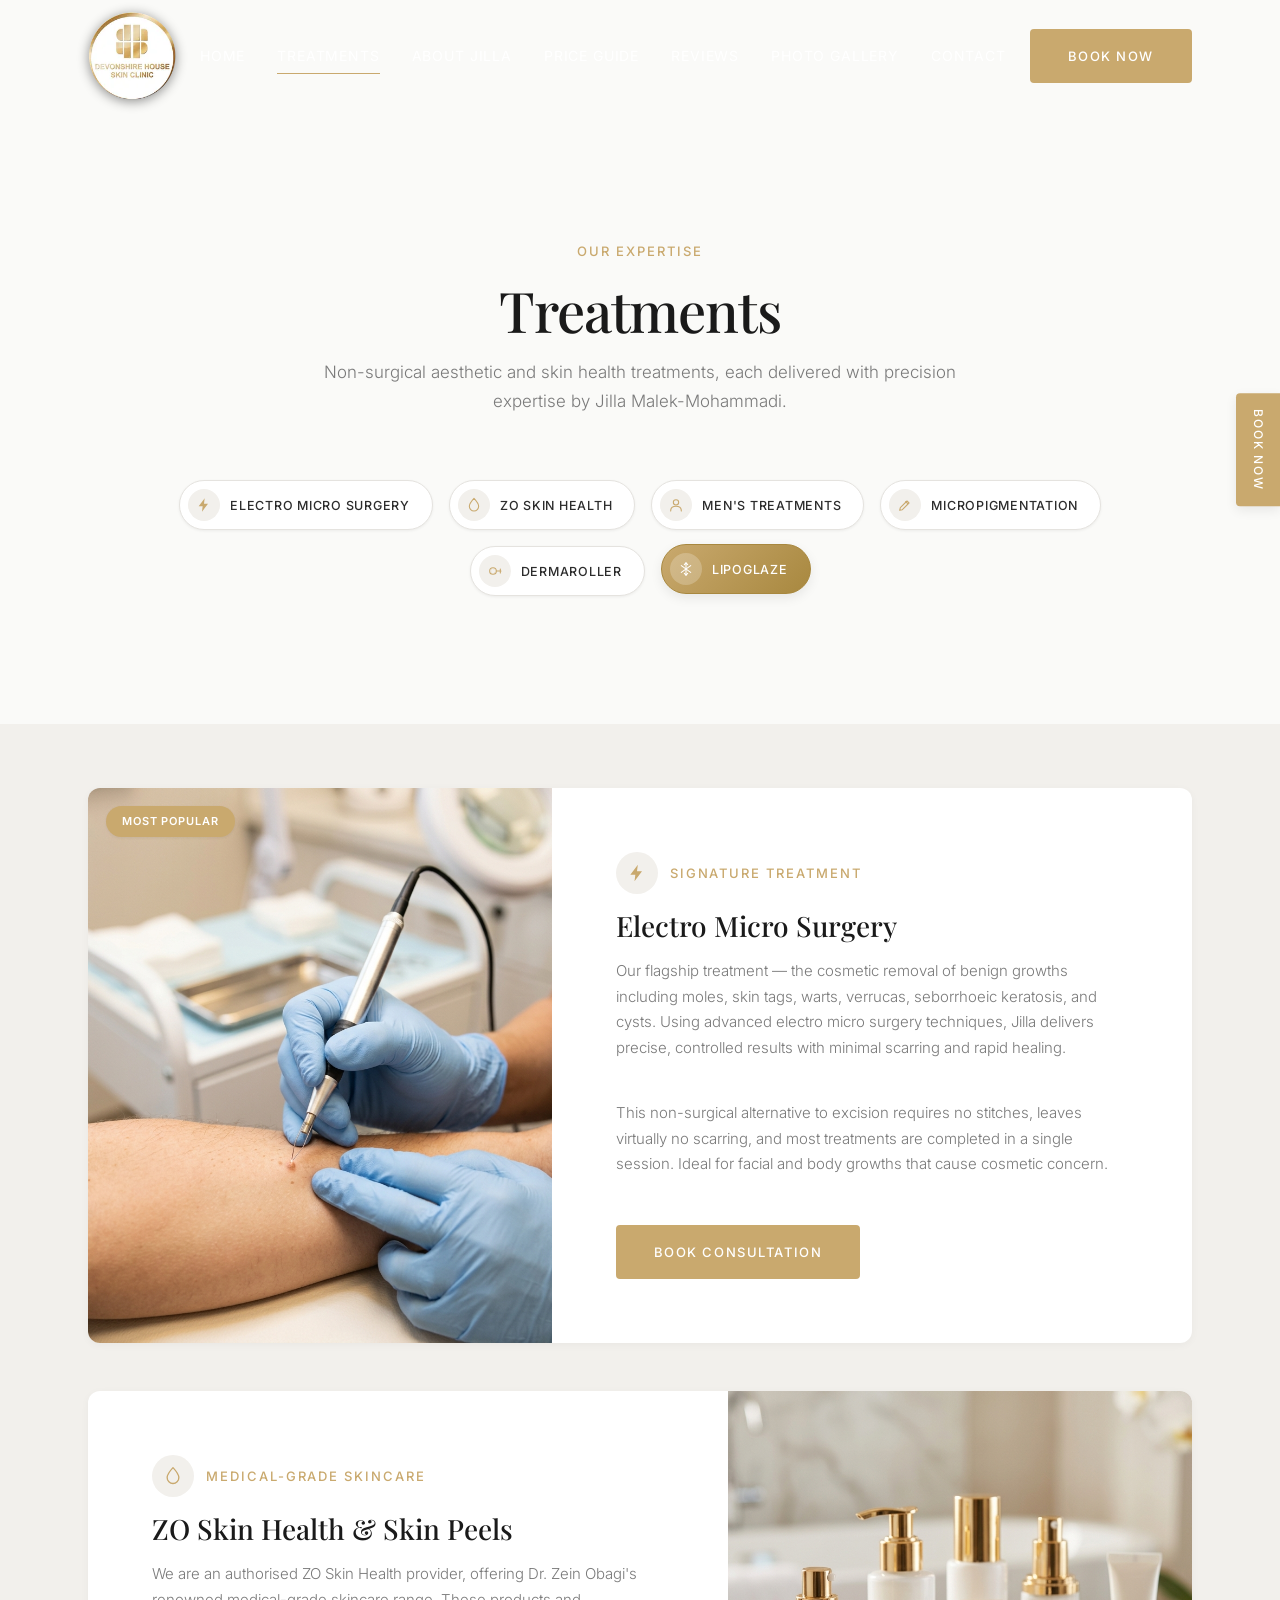
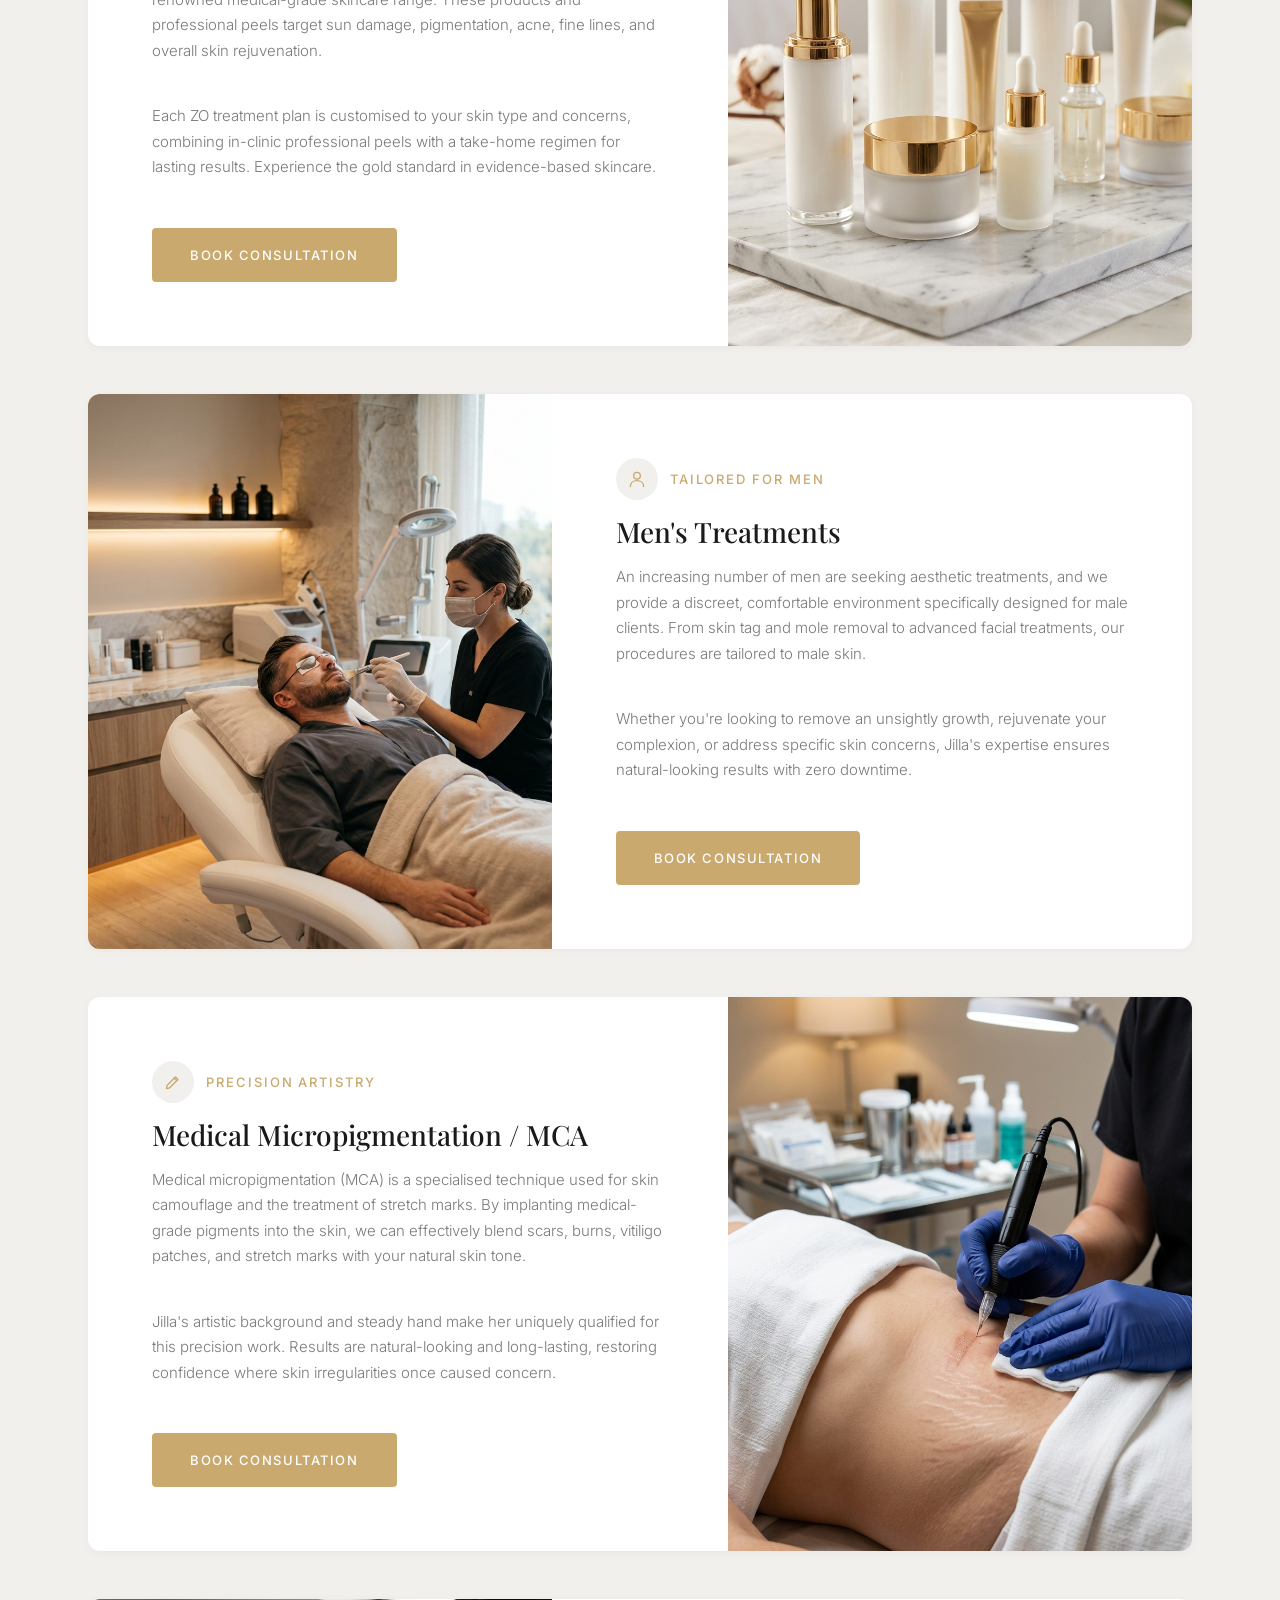
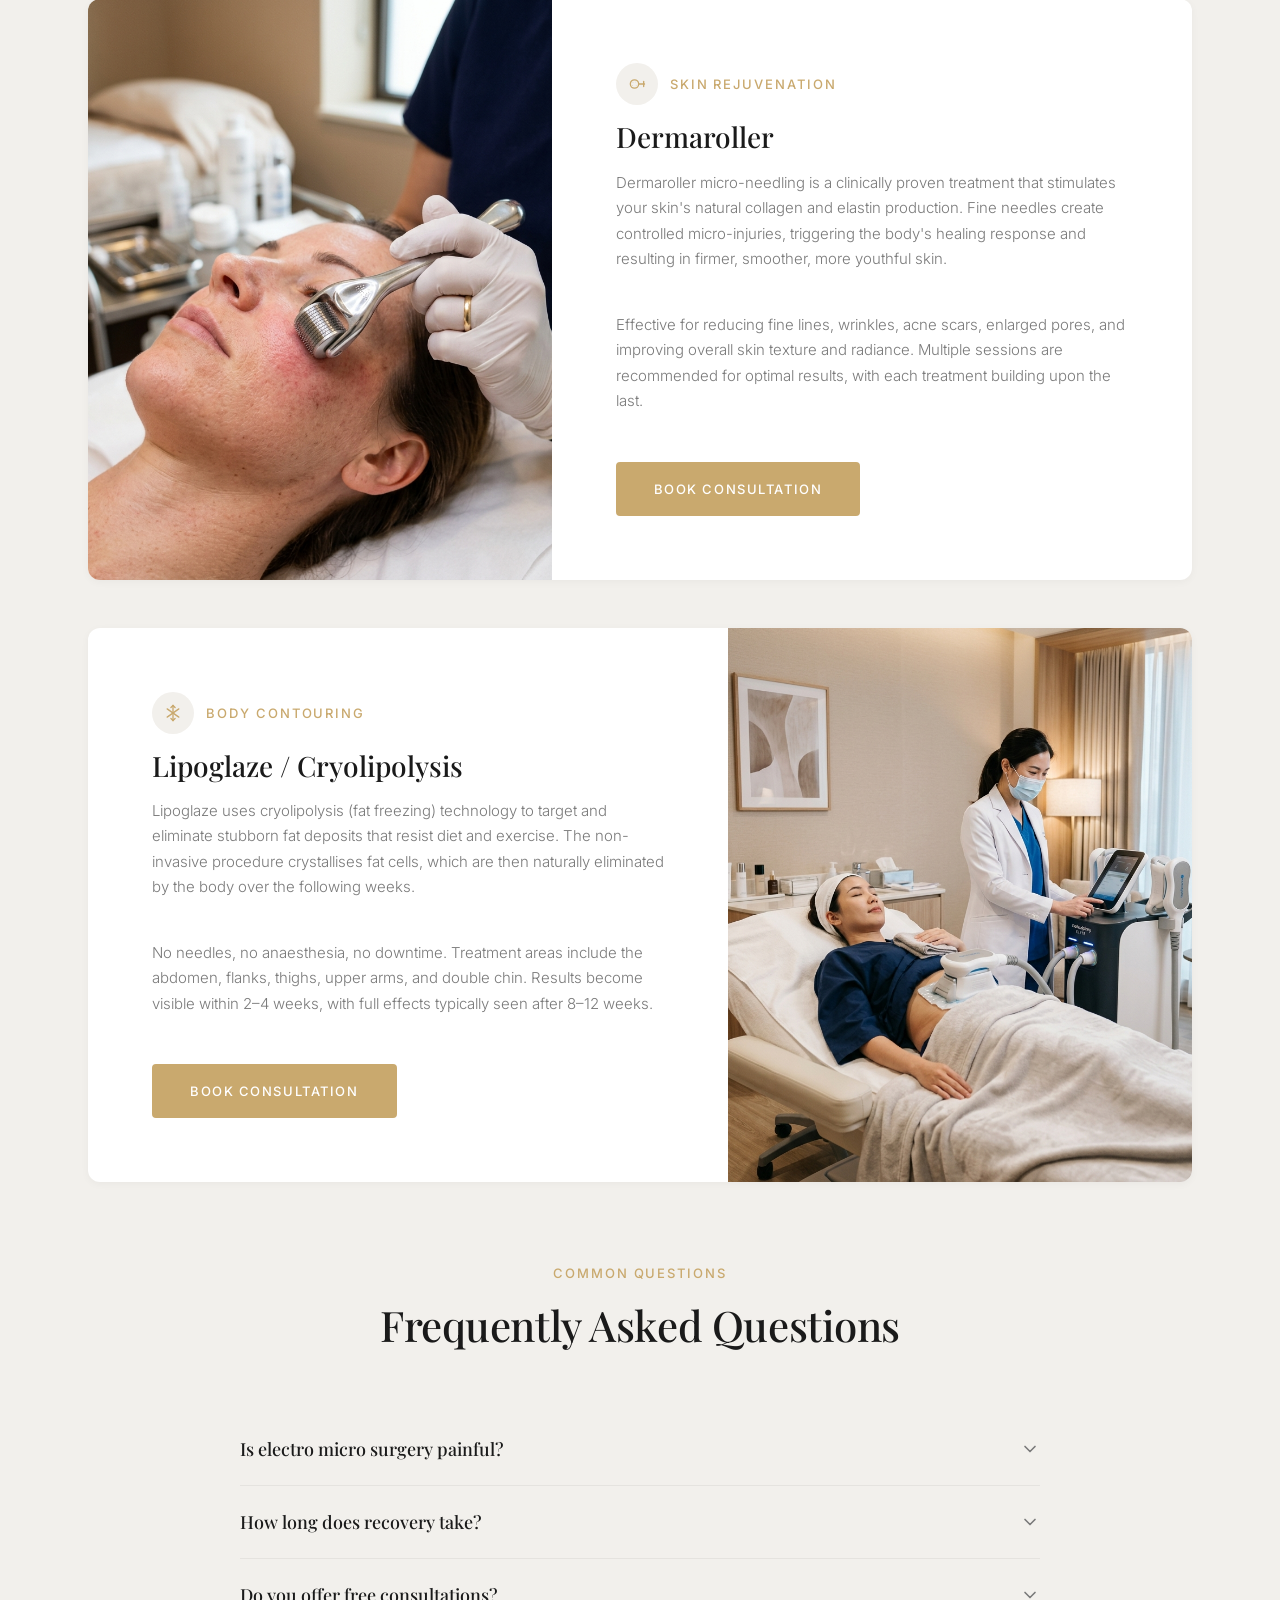
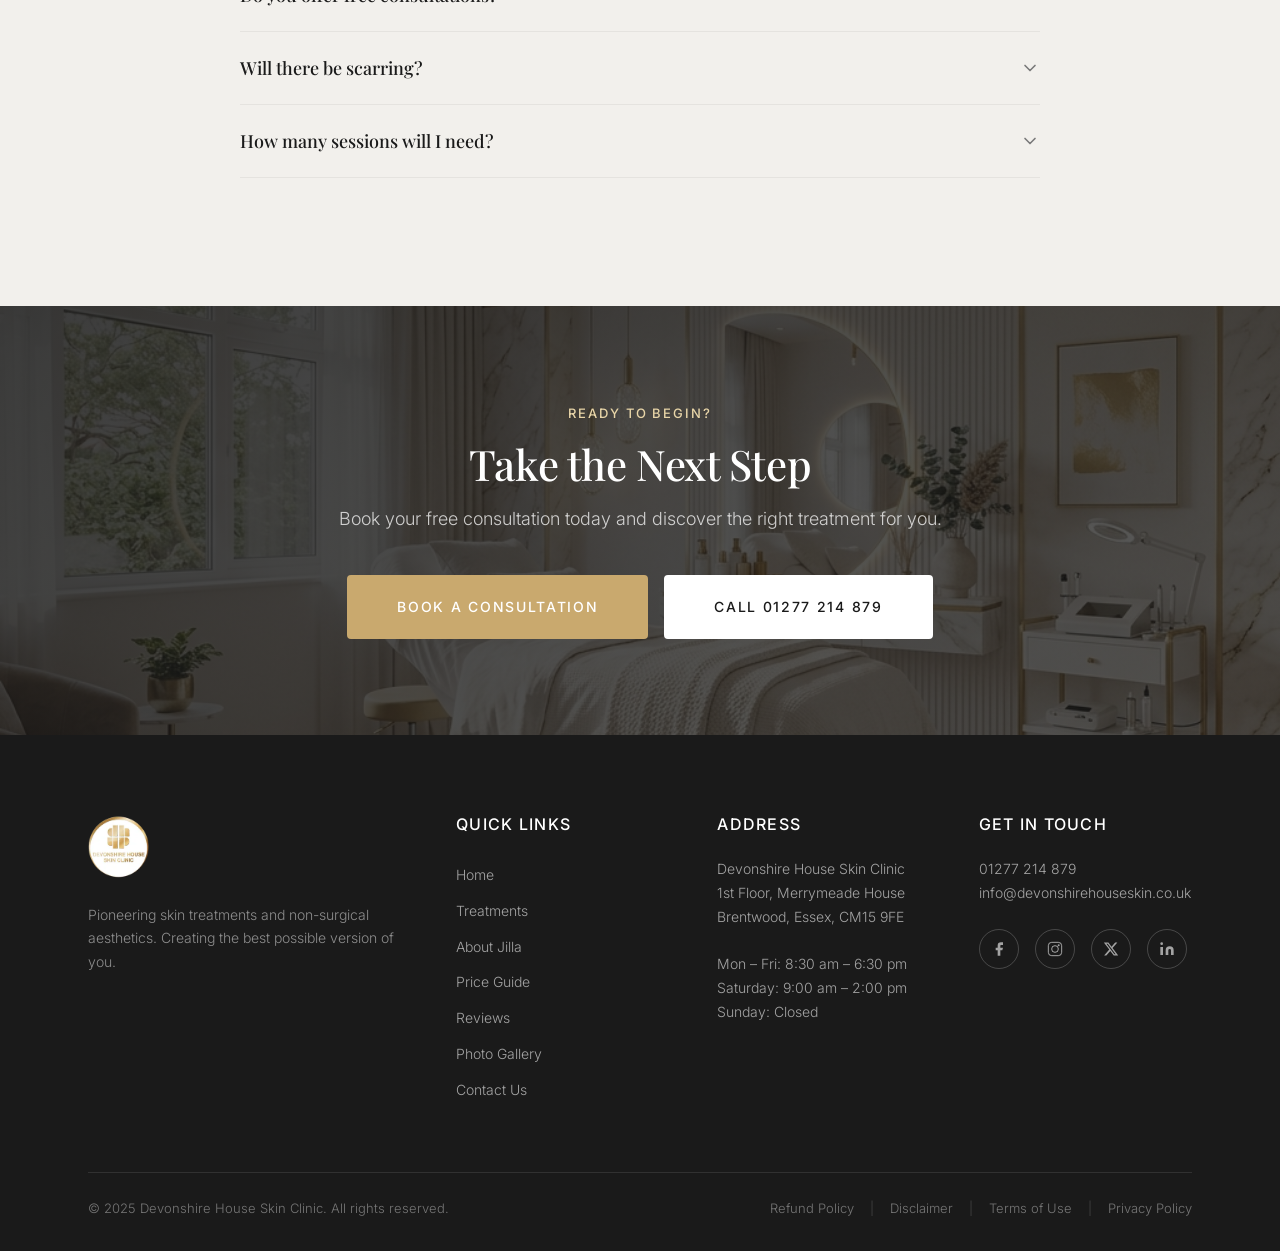
<file: treatments.html>
<!DOCTYPE html>
<html lang="en">
<head>
  <meta charset="UTF-8">
  <meta name="viewport" content="width=device-width, initial-scale=1.0">
  <title>Treatments | Devonshire House Skin Clinic</title>
  <meta name="description" content="Explore our range of non-surgical aesthetic treatments — Electro Micro Surgery, ZO Skin Health, Dermaroller, Lipoglaze, Medical Micropigmentation, and Men's Treatments. Brentwood, Essex.">
  <link rel="stylesheet" href="index.css">
  <style>
    /* ============================
       Premium Category Navigation
       ============================ */
    .cat-nav {
      display: flex;
      flex-wrap: wrap;
      justify-content: center;
      gap: var(--space-2);
      margin-bottom: var(--space-10);
    }
    .cat-pill {
      display: inline-flex;
      align-items: center;
      gap: 10px;
      padding: 8px 22px 8px 8px;
      background: var(--color-white);
      border: 1px solid var(--color-border);
      border-radius: var(--radius-pill);
      color: var(--color-text);
      text-decoration: none;
      font-size: 12.5px;
      font-weight: 500;
      text-transform: uppercase;
      letter-spacing: 0.06em;
      white-space: nowrap;
      box-shadow: var(--shadow-sm);
      transition: transform var(--transition-base), box-shadow var(--transition-base), border-color var(--transition-base), background var(--transition-base), color var(--transition-base);
    }
    .cat-pill__icon {
      display: flex;
      align-items: center;
      justify-content: center;
      width: 32px;
      height: 32px;
      border-radius: 50%;
      background: var(--color-bg-alt);
      color: var(--color-accent);
      flex-shrink: 0;
      transition: background var(--transition-base), color var(--transition-base);
    }
    .cat-pill__icon svg { width: 16px; height: 16px; }
    .cat-pill:hover {
      border-color: var(--color-accent);
      color: var(--color-heading);
      transform: translateY(-2px);
      box-shadow: var(--shadow-md);
    }
    .cat-pill:hover .cat-pill__icon {
      background: var(--color-accent);
      color: var(--color-white);
    }
    .cat-pill.active {
      background: linear-gradient(135deg, var(--color-accent), var(--color-accent-dark));
      border-color: var(--color-accent-dark);
      color: var(--color-white);
      box-shadow: var(--shadow-md);
      transform: translateY(-2px);
    }
    .cat-pill.active .cat-pill__icon {
      background: rgba(255,255,255,0.22);
      color: var(--color-white);
    }
    @media (max-width: 599px) {
      .cat-nav {
        flex-wrap: nowrap;
        justify-content: flex-start;
        overflow-x: auto;
        scroll-snap-type: x proximity;
        padding: 4px 4px var(--space-3);
        margin-bottom: var(--space-6);
        -webkit-overflow-scrolling: touch;
        scrollbar-width: none;
      }
      .cat-nav::-webkit-scrollbar { display: none; }
      .cat-pill { scroll-snap-align: start; }
    }

    /* ============================
       Premium Treatment Cards
       ============================ */
    .treatment-card {
      scroll-margin-top: calc(var(--header-height) + 32px);
      background: var(--color-white);
      border-radius: var(--radius-lg);
      overflow: hidden;
      box-shadow: var(--shadow-card);
      transition: box-shadow var(--transition-base), transform var(--transition-base);
    }
    .treatment-card:hover {
      box-shadow: var(--shadow-card-hover);
      transform: translateY(-4px);
    }
    .treatment-card + .treatment-card {
      margin-top: var(--space-6);
    }
    .treatment-card__row {
      display: flex;
      flex-direction: column;
    }
    .treatment-card__media {
      position: relative;
      overflow: hidden;
    }
    .treatment-card__media img {
      display: block;
      width: 100%;
      height: 280px;
      object-fit: cover;
      transition: transform var(--transition-slow);
    }
    .treatment-card:hover .treatment-card__media img {
      transform: scale(1.05);
    }
    .treatment-card__ribbon {
      position: absolute;
      top: 18px;
      left: 18px;
      display: inline-flex;
      align-items: center;
      padding: 6px 16px;
      font-size: 11px;
      font-weight: 600;
      text-transform: uppercase;
      letter-spacing: 0.08em;
      background-color: var(--color-accent);
      color: var(--color-white);
      border-radius: var(--radius-pill);
      box-shadow: var(--shadow-sm);
    }
    .treatment-card__body {
      padding: var(--space-5) var(--space-4);
      display: flex;
      flex-direction: column;
      justify-content: center;
    }
    .treatment-card__icon-row {
      display: flex;
      align-items: center;
      gap: 12px;
      margin-bottom: var(--space-2);
    }
    .treatment-card__icon {
      display: flex;
      align-items: center;
      justify-content: center;
      width: 42px;
      height: 42px;
      border-radius: 50%;
      background: var(--color-bg-alt);
      color: var(--color-accent);
      flex-shrink: 0;
      transition: background var(--transition-base), color var(--transition-base), transform var(--transition-base);
    }
    .treatment-card:hover .treatment-card__icon {
      background: var(--color-accent);
      color: var(--color-white);
      transform: scale(1.06);
    }
    .treatment-card__icon svg { width: 20px; height: 20px; }
    .treatment-card__icon-row .eyebrow { margin-bottom: 0; }
    .treatment-card__body h3 {
      margin-bottom: var(--space-2);
    }
    .treatment-card__body p {
      color: var(--color-text-muted);
      font-size: 15px;
      line-height: 1.7;
    }
    .treatment-card__body p + p {
      margin-top: var(--space-2);
    }
    @media (min-width: 768px) {
      .treatment-card__row {
        flex-direction: row;
        align-items: stretch;
      }
      .treatment-card__media { flex: 0 0 42%; }
      .treatment-card__media img { height: 100%; min-height: 380px; }
      .treatment-card__body { flex: 1; padding: var(--space-8) var(--space-8); }
      .treatment-card--reverse .treatment-card__row { flex-direction: row-reverse; }
    }
    /* FAQ Accordion */
    .faq-section { margin-top: var(--space-10); }
    .faq-item {
      border-bottom: 1px solid var(--color-border);
    }
    .faq-question {
      width: 100%;
      text-align: left;
      padding: var(--space-3) 0;
      font-family: var(--font-heading);
      font-size: 18px;
      font-weight: 500;
      color: var(--color-heading);
      display: flex;
      justify-content: space-between;
      align-items: center;
      cursor: pointer;
      transition: color var(--transition-fast);
      background: none;
      border: none;
    }
    .faq-question:hover { color: var(--color-accent); }
    .faq-question svg {
      width: 20px;
      height: 20px;
      flex-shrink: 0;
      transition: transform var(--transition-fast);
      color: var(--color-text-muted);
    }
    .faq-item.open .faq-question svg {
      transform: rotate(180deg);
    }
    .faq-answer {
      max-height: 0;
      overflow: hidden;
      transition: max-height var(--transition-base), padding var(--transition-base);
    }
    .faq-item.open .faq-answer {
      max-height: 500px;
      padding-bottom: var(--space-4);
    }
    .faq-answer p {
      font-size: 15px;
      color: var(--color-text-muted);
      line-height: 1.7;
    }
  </style>
</head>
<body>

  <a href="#main-content" class="skip-link">Skip to main content</a>
  <a href="contact.html" class="floating-cta" aria-label="Book a consultation">Book Now</a>

  <!-- HEADER -->
  <header class="header scrolled" id="header" role="banner">
    <div class="header__inner">
      <a href="index.html" class="header__logo" aria-label="Home"><img src="assets/images/devonshirelogo.png" alt="Devonshire House Skin Clinic" width="163" height="170"></a>
      <nav class="header__nav" id="main-nav" role="navigation" aria-label="Main navigation">
        <a href="index.html">Home</a>
        <div class="nav-dropdown"><a href="treatments.html" class="active">Treatments</a>
          <div class="nav-dropdown__menu"><a href="#electro-micro-surgery">Electro Micro Surgery (Cosmetic Removal Of Benign Growths)</a><a href="#zo-skin-health">ZO Skin Health</a><a href="#mens-treatments">Men's Treatments</a><a href="#micropigmentation">Medical Micropigmentation (Stretch Marks)</a><a href="#dermaroller">Dermaroller</a><a href="#lipoglaze">Lipoglaze</a></div>
        </div>
        <a href="about.html">About Jilla</a>
        <a href="price-guide.html">Price Guide</a>
        <a href="reviews.html">Reviews</a>
        <a href="photo-gallery.html">Photo Gallery</a>
        <a href="contact.html">Contact</a>
      </nav>
      <a href="contact.html" class="btn btn--primary header__cta">Book Now</a>
      <button class="header__toggle" id="menu-toggle" aria-label="Open menu" aria-expanded="false"><span></span><span></span><span></span></button>
    </div>
  </header>

  <div class="mobile-menu__overlay" id="mobile-overlay"></div>
  <div class="mobile-menu" id="mobile-menu" role="navigation" aria-label="Mobile navigation">
    <a href="index.html">Home</a><a href="treatments.html">Treatments</a><a href="about.html">About Jilla</a><a href="price-guide.html">Price Guide</a><a href="reviews.html">Reviews</a><a href="photo-gallery.html">Photo Gallery</a><a href="contact.html">Contact Us</a>
  </div>

  <main id="main-content" style="padding-top: var(--header-height);">

    <!-- PAGE HEADER -->
    <section class="section" style="padding-bottom: var(--space-6);">
      <div class="container">
        <div class="section__header">
          <span class="eyebrow">Our Expertise</span>
          <h1>Treatments</h1>
          <p>Non-surgical aesthetic and skin health treatments, each delivered with precision expertise by Jilla Malek-Mohammadi.</p>
        </div>

        <!-- Category Navigation -->
        <nav class="cat-nav" aria-label="Treatment categories">
          <a href="#electro-micro-surgery" class="cat-pill">
            <span class="cat-pill__icon"><svg viewBox="0 0 24 24" fill="currentColor"><path d="M13 2 4 14h6l-1 8 9-12h-6l1-8z"/></svg></span>
            Electro Micro Surgery
          </a>
          <a href="#zo-skin-health" class="cat-pill">
            <span class="cat-pill__icon"><svg viewBox="0 0 24 24" fill="none" stroke="currentColor" stroke-width="1.6" stroke-linecap="round" stroke-linejoin="round"><path d="M12 2s7 7.5 7 12a7 7 0 1 1-14 0c0-4.5 7-12 7-12z"/></svg></span>
            ZO Skin Health
          </a>
          <a href="#mens-treatments" class="cat-pill">
            <span class="cat-pill__icon"><svg viewBox="0 0 24 24" fill="none" stroke="currentColor" stroke-width="1.6" stroke-linecap="round" stroke-linejoin="round"><circle cx="12" cy="8" r="4"/><path d="M4 21c0-4.4 3.6-7 8-7s8 2.6 8 7"/></svg></span>
            Men's Treatments
          </a>
          <a href="#micropigmentation" class="cat-pill">
            <span class="cat-pill__icon"><svg viewBox="0 0 24 24" fill="none" stroke="currentColor" stroke-width="1.6" stroke-linecap="round" stroke-linejoin="round"><path d="M4 20l4-1 10-10-3-3L5 16l-1 4z"/><path d="M13 7l3 3"/></svg></span>
            Micropigmentation
          </a>
          <a href="#dermaroller" class="cat-pill">
            <span class="cat-pill__icon"><svg viewBox="0 0 24 24" fill="none" stroke="currentColor" stroke-width="1.6" stroke-linecap="round" stroke-linejoin="round"><circle cx="9" cy="12" r="5"/><path d="M14 12h7"/><path d="M20 9v6"/><circle cx="7.2" cy="10.3" r=".4" fill="currentColor" stroke="none"/><circle cx="10.5" cy="9.6" r=".4" fill="currentColor" stroke="none"/><circle cx="6.4" cy="13.6" r=".4" fill="currentColor" stroke="none"/><circle cx="11" cy="14.2" r=".4" fill="currentColor" stroke="none"/></svg></span>
            Dermaroller
          </a>
          <a href="#lipoglaze" class="cat-pill">
            <span class="cat-pill__icon"><svg viewBox="0 0 24 24" fill="none" stroke="currentColor" stroke-width="1.6" stroke-linecap="round" stroke-linejoin="round"><line x1="12" y1="3" x2="12" y2="21"/><line x1="5" y1="7" x2="19" y2="17"/><line x1="19" y1="7" x2="5" y2="17"/><line x1="12" y1="3" x2="9.5" y2="5.5"/><line x1="12" y1="3" x2="14.5" y2="5.5"/><line x1="12" y1="21" x2="9.5" y2="18.5"/><line x1="12" y1="21" x2="14.5" y2="18.5"/></svg></span>
            Lipoglaze
          </a>
        </nav>
      </div>
    </section>

    <!-- TREATMENT DETAILS -->
    <section class="section section--alt" style="padding-top: var(--space-8);">
      <div class="container">

        <!-- 1. Electro Micro Surgery -->
        <div class="treatment-card reveal" id="electro-micro-surgery">
          <div class="treatment-card__row">
            <div class="treatment-card__media">
              <img src="assets/images/treatment_electro.png" alt="Electro Micro Surgery treatment" loading="lazy">
              <span class="treatment-card__ribbon">Most Popular</span>
            </div>
            <div class="treatment-card__body">
              <div class="treatment-card__icon-row">
                <span class="treatment-card__icon"><svg viewBox="0 0 24 24" fill="currentColor"><path d="M13 2 4 14h6l-1 8 9-12h-6l1-8z"/></svg></span>
                <span class="eyebrow">Signature Treatment</span>
              </div>
              <h3>Electro Micro Surgery</h3>
              <p>Our flagship treatment — the cosmetic removal of benign growths including moles, skin tags, warts, verrucas, seborrhoeic keratosis, and cysts. Using advanced electro micro surgery techniques, Jilla delivers precise, controlled results with minimal scarring and rapid healing.</p>
              <p>This non-surgical alternative to excision requires no stitches, leaves virtually no scarring, and most treatments are completed in a single session. Ideal for facial and body growths that cause cosmetic concern.</p>
              <a href="contact.html" class="btn btn--primary" style="margin-top: var(--space-3); align-self: flex-start;">Book Consultation</a>
            </div>
          </div>
        </div>

        <!-- 2. ZO Skin Health -->
        <div class="treatment-card treatment-card--reverse reveal" id="zo-skin-health">
          <div class="treatment-card__row">
            <div class="treatment-card__media">
              <img src="assets/images/treatment_zo_skin.png" alt="ZO Skin Health products" loading="lazy">
            </div>
            <div class="treatment-card__body">
              <div class="treatment-card__icon-row">
                <span class="treatment-card__icon"><svg viewBox="0 0 24 24" fill="none" stroke="currentColor" stroke-width="1.6" stroke-linecap="round" stroke-linejoin="round"><path d="M12 2s7 7.5 7 12a7 7 0 1 1-14 0c0-4.5 7-12 7-12z"/></svg></span>
                <span class="eyebrow">Medical-Grade Skincare</span>
              </div>
              <h3>ZO Skin Health &amp; Skin Peels</h3>
              <p>We are an authorised ZO Skin Health provider, offering Dr. Zein Obagi's renowned medical-grade skincare range. These products and professional peels target sun damage, pigmentation, acne, fine lines, and overall skin rejuvenation.</p>
              <p>Each ZO treatment plan is customised to your skin type and concerns, combining in-clinic professional peels with a take-home regimen for lasting results. Experience the gold standard in evidence-based skincare.</p>
              <a href="contact.html" class="btn btn--primary" style="margin-top: var(--space-3); align-self: flex-start;">Book Consultation</a>
            </div>
          </div>
        </div>

        <!-- 3. Men's Treatments -->
        <div class="treatment-card reveal" id="mens-treatments">
          <div class="treatment-card__row">
            <div class="treatment-card__media">
              <img src="assets/images/treatment_mens.png" alt="Men's aesthetic treatments" loading="lazy">
            </div>
            <div class="treatment-card__body">
              <div class="treatment-card__icon-row">
                <span class="treatment-card__icon"><svg viewBox="0 0 24 24" fill="none" stroke="currentColor" stroke-width="1.6" stroke-linecap="round" stroke-linejoin="round"><circle cx="12" cy="8" r="4"/><path d="M4 21c0-4.4 3.6-7 8-7s8 2.6 8 7"/></svg></span>
                <span class="eyebrow">Tailored For Men</span>
              </div>
              <h3>Men's Treatments</h3>
              <p>An increasing number of men are seeking aesthetic treatments, and we provide a discreet, comfortable environment specifically designed for male clients. From skin tag and mole removal to advanced facial treatments, our procedures are tailored to male skin.</p>
              <p>Whether you're looking to remove an unsightly growth, rejuvenate your complexion, or address specific skin concerns, Jilla's expertise ensures natural-looking results with zero downtime.</p>
              <a href="contact.html" class="btn btn--primary" style="margin-top: var(--space-3); align-self: flex-start;">Book Consultation</a>
            </div>
          </div>
        </div>

        <!-- 4. Medical Micropigmentation -->
        <div class="treatment-card treatment-card--reverse reveal" id="micropigmentation">
          <div class="treatment-card__row">
            <div class="treatment-card__media">
              <img src="assets/images/treatment_mca.png" alt="Medical Micropigmentation procedure" loading="lazy">
            </div>
            <div class="treatment-card__body">
              <div class="treatment-card__icon-row">
                <span class="treatment-card__icon"><svg viewBox="0 0 24 24" fill="none" stroke="currentColor" stroke-width="1.6" stroke-linecap="round" stroke-linejoin="round"><path d="M4 20l4-1 10-10-3-3L5 16l-1 4z"/><path d="M13 7l3 3"/></svg></span>
                <span class="eyebrow">Precision Artistry</span>
              </div>
              <h3>Medical Micropigmentation / MCA</h3>
              <p>Medical micropigmentation (MCA) is a specialised technique used for skin camouflage and the treatment of stretch marks. By implanting medical-grade pigments into the skin, we can effectively blend scars, burns, vitiligo patches, and stretch marks with your natural skin tone.</p>
              <p>Jilla's artistic background and steady hand make her uniquely qualified for this precision work. Results are natural-looking and long-lasting, restoring confidence where skin irregularities once caused concern.</p>
              <a href="contact.html" class="btn btn--primary" style="margin-top: var(--space-3); align-self: flex-start;">Book Consultation</a>
            </div>
          </div>
        </div>

        <!-- 5. Dermaroller -->
        <div class="treatment-card reveal" id="dermaroller">
          <div class="treatment-card__row">
            <div class="treatment-card__media">
              <img src="assets/images/treatment_dermaroller.png" alt="Dermaroller micro-needling" loading="lazy">
            </div>
            <div class="treatment-card__body">
              <div class="treatment-card__icon-row">
                <span class="treatment-card__icon"><svg viewBox="0 0 24 24" fill="none" stroke="currentColor" stroke-width="1.6" stroke-linecap="round" stroke-linejoin="round"><circle cx="9" cy="12" r="5"/><path d="M14 12h7"/><path d="M20 9v6"/><circle cx="7.2" cy="10.3" r=".4" fill="currentColor" stroke="none"/><circle cx="10.5" cy="9.6" r=".4" fill="currentColor" stroke="none"/><circle cx="6.4" cy="13.6" r=".4" fill="currentColor" stroke="none"/><circle cx="11" cy="14.2" r=".4" fill="currentColor" stroke="none"/></svg></span>
                <span class="eyebrow">Skin Rejuvenation</span>
              </div>
              <h3>Dermaroller</h3>
              <p>Dermaroller micro-needling is a clinically proven treatment that stimulates your skin's natural collagen and elastin production. Fine needles create controlled micro-injuries, triggering the body's healing response and resulting in firmer, smoother, more youthful skin.</p>
              <p>Effective for reducing fine lines, wrinkles, acne scars, enlarged pores, and improving overall skin texture and radiance. Multiple sessions are recommended for optimal results, with each treatment building upon the last.</p>
              <a href="contact.html" class="btn btn--primary" style="margin-top: var(--space-3); align-self: flex-start;">Book Consultation</a>
            </div>
          </div>
        </div>

        <!-- 6. Lipoglaze -->
        <div class="treatment-card treatment-card--reverse reveal" id="lipoglaze">
          <div class="treatment-card__row">
            <div class="treatment-card__media">
              <img src="assets/images/treatment_lipoglaze.png" alt="Lipoglaze fat freezing treatment" loading="lazy">
            </div>
            <div class="treatment-card__body">
              <div class="treatment-card__icon-row">
                <span class="treatment-card__icon"><svg viewBox="0 0 24 24" fill="none" stroke="currentColor" stroke-width="1.6" stroke-linecap="round" stroke-linejoin="round"><line x1="12" y1="3" x2="12" y2="21"/><line x1="5" y1="7" x2="19" y2="17"/><line x1="19" y1="7" x2="5" y2="17"/><line x1="12" y1="3" x2="9.5" y2="5.5"/><line x1="12" y1="3" x2="14.5" y2="5.5"/><line x1="12" y1="21" x2="9.5" y2="18.5"/><line x1="12" y1="21" x2="14.5" y2="18.5"/></svg></span>
                <span class="eyebrow">Body Contouring</span>
              </div>
              <h3>Lipoglaze / Cryolipolysis</h3>
              <p>Lipoglaze uses cryolipolysis (fat freezing) technology to target and eliminate stubborn fat deposits that resist diet and exercise. The non-invasive procedure crystallises fat cells, which are then naturally eliminated by the body over the following weeks.</p>
              <p>No needles, no anaesthesia, no downtime. Treatment areas include the abdomen, flanks, thighs, upper arms, and double chin. Results become visible within 2–4 weeks, with full effects typically seen after 8–12 weeks.</p>
              <a href="contact.html" class="btn btn--primary" style="margin-top: var(--space-3); align-self: flex-start;">Book Consultation</a>
            </div>
          </div>
        </div>

        <!-- FAQ SECTION -->
        <div class="faq-section reveal">
          <div class="section__header" style="margin-top: var(--space-10);">
            <span class="eyebrow">Common Questions</span>
            <h2>Frequently Asked Questions</h2>
          </div>

          <div style="max-width: 800px; margin: 0 auto;">
            <div class="faq-item">
              <button class="faq-question" aria-expanded="false">
                Is electro micro surgery painful?
                <svg viewBox="0 0 24 24" fill="none" stroke="currentColor" stroke-width="2" stroke-linecap="round" stroke-linejoin="round"><polyline points="6 9 12 15 18 9"/></svg>
              </button>
              <div class="faq-answer">
                <p>Most patients describe the sensation as a slight tingling or warm prick. A topical anaesthetic cream is applied before treatment to minimise any discomfort. The procedure is very quick — most growths are treated in seconds.</p>
              </div>
            </div>

            <div class="faq-item">
              <button class="faq-question" aria-expanded="false">
                How long does recovery take?
                <svg viewBox="0 0 24 24" fill="none" stroke="currentColor" stroke-width="2" stroke-linecap="round" stroke-linejoin="round"><polyline points="6 9 12 15 18 9"/></svg>
              </button>
              <div class="faq-answer">
                <p>Recovery times vary by treatment. For electro micro surgery, a small crust forms over the treated area which typically falls off within 7–14 days, revealing healed skin beneath. For most treatments, there is no significant downtime.</p>
              </div>
            </div>

            <div class="faq-item">
              <button class="faq-question" aria-expanded="false">
                Do you offer free consultations?
                <svg viewBox="0 0 24 24" fill="none" stroke="currentColor" stroke-width="2" stroke-linecap="round" stroke-linejoin="round"><polyline points="6 9 12 15 18 9"/></svg>
              </button>
              <div class="faq-answer">
                <p>Yes, we offer free initial consultations for all treatments. During your consultation, Jilla will assess your concerns, explain the recommended treatment options, and provide a clear pricing overview with no obligation.</p>
              </div>
            </div>

            <div class="faq-item">
              <button class="faq-question" aria-expanded="false">
                Will there be scarring?
                <svg viewBox="0 0 24 24" fill="none" stroke="currentColor" stroke-width="2" stroke-linecap="round" stroke-linejoin="round"><polyline points="6 9 12 15 18 9"/></svg>
              </button>
              <div class="faq-answer">
                <p>One of the key advantages of electro micro surgery is minimal to no scarring. Jilla's precision technique and years of experience ensure that treated areas heal cleanly. Many patients report no visible scarring at all after healing is complete.</p>
              </div>
            </div>

            <div class="faq-item">
              <button class="faq-question" aria-expanded="false">
                How many sessions will I need?
                <svg viewBox="0 0 24 24" fill="none" stroke="currentColor" stroke-width="2" stroke-linecap="round" stroke-linejoin="round"><polyline points="6 9 12 15 18 9"/></svg>
              </button>
              <div class="faq-answer">
                <p>This depends on the treatment. Electro micro surgery for skin tags and small moles is typically completed in one session. Dermaroller treatments are usually recommended as a course of 3–6 sessions. ZO Skin Health peels may be done as a series. Your consultation will include a clear treatment plan.</p>
              </div>
            </div>
          </div>
        </div>

      </div>
    </section>

    <!-- CTA -->
    <section class="cta-section">
      <div class="cta-section__bg" style="background-image: url('assets/images/hero_bg.png');"></div>
      <div class="cta-section__overlay"></div>
      <div class="container cta-section__content">
        <span class="eyebrow" style="color: var(--color-accent-light);">Ready to Begin?</span>
        <h2>Take the Next Step</h2>
        <p>Book your free consultation today and discover the right treatment for you.</p>
        <div class="cta-section__buttons">
          <a href="contact.html" class="btn btn--primary btn--lg">Book a Consultation</a>
          <a href="tel:01277214879" class="btn btn--white btn--lg">Call 01277 214 879</a>
        </div>
      </div>
    </section>

  </main>

  <!-- FOOTER -->
  <footer class="footer" role="contentinfo">
    <div class="container">
      <div class="footer__grid">
        <div class="footer__brand"><div class="footer__logo"><img src="assets/images/devonshirelogo.png" alt="Devonshire House Skin Clinic" width="163" height="170"></div><p>Pioneering skin treatments and non-surgical aesthetics. Creating the best possible version of you.</p></div>
        <div class="footer__links"><h4>Quick Links</h4><a href="index.html">Home</a><a href="treatments.html">Treatments</a><a href="about.html">About Jilla</a><a href="price-guide.html">Price Guide</a><a href="reviews.html">Reviews</a><a href="photo-gallery.html">Photo Gallery</a><a href="contact.html">Contact Us</a></div>
        <div class="footer__contact"><h4>Address</h4><p>Devonshire House Skin Clinic<br>1st Floor, Merrymeade House<br>Brentwood, Essex, CM15 9FE</p><p style="margin-top:16px;">Mon – Fri: 8:30 am – 6:30 pm<br>Saturday: 9:00 am – 2:00 pm<br>Sunday: Closed</p></div>
        <div class="footer__contact"><h4>Get In Touch</h4><p><a href="tel:01277214879">01277 214 879</a><br><a href="mailto:info@devonshirehouseskin.co.uk">info@devonshirehouseskin.co.uk</a></p>
          <div class="footer__social">
            <a href="https://facebook.com/1593580254194009" target="_blank" rel="noopener" aria-label="Facebook"><svg viewBox="0 0 24 24"><path d="M18 2h-3a5 5 0 0 0-5 5v3H7v4h3v8h4v-8h3l1-4h-4V7a1 1 0 0 1 1-1h3z"/></svg></a>
            <a href="https://www.instagram.com/devonshire_house_skin/" target="_blank" rel="noopener" aria-label="Instagram"><svg viewBox="0 0 24 24"><rect x="2" y="2" width="20" height="20" rx="5" fill="none" stroke="currentColor" stroke-width="1.5"/><circle cx="12" cy="12" r="5" fill="none" stroke="currentColor" stroke-width="1.5"/><circle cx="17.5" cy="6.5" r="1.5" fill="currentColor"/></svg></a>
            <a href="https://twitter.com/jilla_Aesthetic" target="_blank" rel="noopener" aria-label="X"><svg viewBox="0 0 24 24"><path d="M18.244 2.25h3.308l-7.227 8.26 8.502 11.24H16.17l-5.214-6.817L4.99 21.75H1.68l7.73-8.835L1.254 2.25H8.08l4.713 6.231zm-1.161 17.52h1.833L7.084 4.126H5.117z"/></svg></a>
            <a href="https://www.linkedin.com/in/jilla-malek-mohammadi-9968a725" target="_blank" rel="noopener" aria-label="LinkedIn"><svg viewBox="0 0 24 24"><path d="M16 8a6 6 0 0 1 6 6v7h-4v-7a2 2 0 0 0-2-2 2 2 0 0 0-2 2v7h-4v-7a6 6 0 0 1 6-6z"/><rect x="2" y="9" width="4" height="12"/><circle cx="4" cy="4" r="2"/></svg></a>
          </div>
        </div>
      </div>
      <div class="footer__bottom"><div>&copy; 2025 Devonshire House Skin Clinic. All rights reserved.</div><div class="footer__legal"><a href="#">Refund Policy</a><span>|</span><a href="#">Disclaimer</a><span>|</span><a href="#">Terms of Use</a><span>|</span><a href="#">Privacy Policy</a></div></div>
    </div>
  </footer>

  <script src="main.js" defer></script>
  <script>
    // FAQ Accordion
    document.querySelectorAll('.faq-question').forEach(function(btn) {
      btn.addEventListener('click', function() {
        var item = this.closest('.faq-item');
        var isOpen = item.classList.contains('open');
        // Close all
        document.querySelectorAll('.faq-item').forEach(function(i) { i.classList.remove('open'); });
        // Toggle current
        if (!isOpen) item.classList.add('open');
        this.setAttribute('aria-expanded', !isOpen);
      });
    });

    // Highlight category pill on scroll
    var treatments = document.querySelectorAll('.treatment-card');
    var pills = document.querySelectorAll('.cat-pill');
    if (treatments.length && pills.length) {
      var pillObserver = new IntersectionObserver(function(entries) {
        entries.forEach(function(entry) {
          if (entry.isIntersecting) {
            pills.forEach(function(p) { p.classList.remove('active'); });
            var target = document.querySelector('.cat-pill[href="#' + entry.target.id + '"]');
            if (target) target.classList.add('active');
          }
        });
      }, { threshold: 0.3, rootMargin: '-100px 0px -50% 0px' });
      treatments.forEach(function(t) { pillObserver.observe(t); });
    }
  </script>
</body>
</html>
</file>
<file: index.css>
/* =========================================
   DEVONSHIRE HOUSE SKIN CLINIC
   Design System & Global Styles
   Inspired by Omniya.co.uk luxury-clinical aesthetic
   ========================================= */

/* --- Google Fonts --- */
@import url('https://fonts.googleapis.com/css2?family=Playfair+Display:ital,wght@0,400;0,500;0,600;0,700;1,400;1,500&family=Inter:wght@300;400;500;600&display=swap');

/* --- Design Tokens --- */
:root {
  /* Colour Palette */
  --color-bg:          #FAFAF8;
  --color-bg-alt:      #F2F0EC;
  --color-bg-dark:     #1A1A1A;
  --color-text:        #2C2C2C;
  --color-text-muted:  #7A7A7A;
  --color-text-light:  #B0B0B0;
  --color-heading:     #1A1A1A;
  --color-accent:      #C9A96E;
  --color-accent-dark: #A8883F;
  --color-accent-light:#E8D5A8;
  --color-border:      #E5E3DF;
  --color-white:       #FFFFFF;
  --color-overlay:     rgba(26, 26, 26, 0.45);
  --color-star:        #C9A96E;
  --color-error:       #C75050;
  --color-success:     #5BA55B;

  /* Typography */
  --font-heading: 'Playfair Display', Georgia, 'Times New Roman', serif;
  --font-body:    'Inter', -apple-system, BlinkMacSystemFont, 'Segoe UI', Roboto, sans-serif;

  /* Spacing Scale (8px base) */
  --space-1:  8px;
  --space-2:  16px;
  --space-3:  24px;
  --space-4:  32px;
  --space-5:  40px;
  --space-6:  48px;
  --space-8:  64px;
  --space-10: 80px;
  --space-12: 96px;
  --space-16: 128px;
  --space-20: 160px;

  /* Layout */
  --container-max: 1200px;
  --container-narrow: 800px;
  --header-height: 112px;

  /* Transitions */
  --transition-fast:   0.2s ease;
  --transition-base:   0.3s ease;
  --transition-slow:   0.5s ease;
  --transition-reveal:  0.8s cubic-bezier(0.16, 1, 0.3, 1);

  /* Shadows */
  --shadow-sm:   0 1px 3px rgba(0,0,0,0.06);
  --shadow-md:   0 4px 12px rgba(0,0,0,0.08);
  --shadow-lg:   0 8px 30px rgba(0,0,0,0.1);
  --shadow-card: 0 2px 8px rgba(0,0,0,0.04);
  --shadow-card-hover: 0 12px 40px rgba(0,0,0,0.1);

  /* Border Radius */
  --radius-sm:  4px;
  --radius-md:  8px;
  --radius-lg:  12px;
  --radius-pill: 100px;
}

/* --- Dark Mode Theme --- */
[data-theme="dark"] {
  --color-bg:          #121212;
  --color-bg-alt:      #1A1A1A;
  --color-bg-dark:     #0A0A0A;
  --color-text:        #D8D8D8;
  --color-text-muted:  #9A9A9A;
  --color-text-light:  #6A6A6A;
  --color-heading:     #F0F0F0;
  --color-accent:      #D4B77A;
  --color-accent-dark: #B89A5A;
  --color-accent-light:#E8D5A8;
  --color-border:      #2A2A2A;
  --color-white:       #FFFFFF;
  --color-overlay:     rgba(0, 0, 0, 0.6);
  --color-star:        #D4B77A;

  --shadow-sm:   0 1px 3px rgba(0,0,0,0.2);
  --shadow-md:   0 4px 12px rgba(0,0,0,0.3);
  --shadow-lg:   0 8px 30px rgba(0,0,0,0.35);
  --shadow-card: 0 2px 8px rgba(0,0,0,0.2);
  --shadow-card-hover: 0 12px 40px rgba(0,0,0,0.35);
}

/* Dark mode — scrolled header */
[data-theme="dark"] .header.scrolled {
  background-color: #121212;
  box-shadow: 0 1px 3px rgba(0,0,0,0.4);
}

/* Dark mode — hamburger toggle */
[data-theme="dark"] .header.scrolled .header__toggle span {
  background-color: var(--color-heading);
}

/* Dark mode — navigation */
[data-theme="dark"] .header__nav a {
  color: var(--color-text);
}

[data-theme="dark"] .header:not(.scrolled) .header__nav a {
  color: var(--color-white);
}

/* Dark mode — dropdown */
[data-theme="dark"] .nav-dropdown__menu {
  background-color: #1E1E1E;
  box-shadow: 0 8px 30px rgba(0,0,0,0.5);
}

[data-theme="dark"] .nav-dropdown__menu a {
  color: var(--color-text) !important;
}

[data-theme="dark"] .nav-dropdown__menu a:hover {
  background-color: #2A2A2A;
  color: var(--color-accent) !important;
}

/* Dark mode — mobile menu */
[data-theme="dark"] .mobile-menu {
  background-color: #1A1A1A;
}

[data-theme="dark"] .mobile-menu a {
  color: var(--color-heading);
  border-bottom-color: var(--color-border);
}

/* Dark mode — cards */
[data-theme="dark"] .service-card {
  background-color: #1E1E1E;
}

[data-theme="dark"] .testimonial-card__inner {
  background-color: #1E1E1E;
}

[data-theme="dark"] .testimonial-card__author {
  border-top-color: var(--color-border);
}

[data-theme="dark"] .treatment-card,
[data-theme="dark"] .cat-pill {
  background-color: #1E1E1E;
}

/* Dark mode — carousel buttons */
[data-theme="dark"] .carousel-btn {
  background-color: #1E1E1E;
  border-color: var(--color-border);
  color: var(--color-text);
}

/* Dark mode — footer (already dark, keep slightly darker) */
[data-theme="dark"] .footer {
  background-color: #0A0A0A;
}

/* Dark mode — forms */
[data-theme="dark"] .form-input,
[data-theme="dark"] .form-select,
[data-theme="dark"] .form-textarea {
  background-color: #1E1E1E;
  border-color: var(--color-border);
  color: var(--color-text);
}

[data-theme="dark"] .form-upload {
  background-color: #1A1A1A;
  border-color: var(--color-border);
}

/* Dark mode — buttons */
[data-theme="dark"] .btn--dark {
  background-color: var(--color-heading);
  border-color: var(--color-heading);
  color: #121212;
}

[data-theme="dark"] .btn--dark:hover {
  background-color: transparent;
  color: var(--color-heading);
}

[data-theme="dark"] .btn--white {
  background-color: var(--color-white);
  color: #121212;
}

/* Dark mode — section header muted text */
[data-theme="dark"] .section--dark {
  background-color: #0A0A0A;
}

/* --- Dark Mode Toggle --- */
.theme-toggle {
  position: relative;
  width: 44px;
  height: 24px;
  border-radius: 100px;
  background-color: var(--color-border);
  border: none;
  cursor: pointer;
  padding: 0;
  transition: background-color var(--transition-base);
  display: flex;
  align-items: center;
  margin-left: var(--space-2);
  flex-shrink: 0;
}

.theme-toggle:hover {
  background-color: var(--color-accent);
}

.theme-toggle__thumb {
  position: absolute;
  top: 3px;
  left: 3px;
  width: 18px;
  height: 18px;
  border-radius: 50%;
  background-color: var(--color-white);
  box-shadow: 0 1px 3px rgba(0,0,0,0.2);
  transition: transform var(--transition-base);
  display: flex;
  align-items: center;
  justify-content: center;
}

.theme-toggle__thumb svg {
  width: 11px;
  height: 11px;
  transition: opacity var(--transition-fast), transform var(--transition-fast);
}

.theme-toggle__sun {
  color: #C9A96E;
}

.theme-toggle__moon {
  position: absolute;
  color: #6366F1;
  opacity: 0;
  transform: rotate(-90deg);
}

/* Active (dark mode) toggle state */
[data-theme="dark"] .theme-toggle {
  background-color: #2A2A2A;
}

[data-theme="dark"] .theme-toggle:hover {
  background-color: var(--color-accent);
}

[data-theme="dark"] .theme-toggle__thumb {
  transform: translateX(20px);
  background-color: #2A2A2A;
}

[data-theme="dark"] .theme-toggle__sun {
  opacity: 0;
  transform: rotate(90deg);
}

[data-theme="dark"] .theme-toggle__moon {
  opacity: 1;
  transform: rotate(0deg);
  color: var(--color-accent-light);
}

/* Unscrolled header toggle appearance */
.header:not(.scrolled) .theme-toggle {
  background-color: rgba(255,255,255,0.2);
}

.header:not(.scrolled) .theme-toggle:hover {
  background-color: rgba(255,255,255,0.35);
}

[data-theme="dark"] .header:not(.scrolled) .theme-toggle {
  background-color: rgba(255,255,255,0.1);
}

[data-theme="dark"] .header:not(.scrolled) .theme-toggle:hover {
  background-color: rgba(255,255,255,0.2);
}

/* Dark mode page transition */
body {
  transition: background-color 0.4s ease, color 0.4s ease;
}

/* --- Reset & Base --- */
*, *::before, *::after {
  box-sizing: border-box;
  margin: 0;
  padding: 0;
}

html {
  scroll-behavior: smooth;
  -webkit-font-smoothing: antialiased;
  -moz-osx-font-smoothing: grayscale;
}

body {
  font-family: var(--font-body);
  font-size: 16px;
  font-weight: 300;
  line-height: 1.7;
  color: var(--color-text);
  background-color: var(--color-bg);
  overflow-x: hidden;
}

img {
  max-width: 100%;
  height: auto;
  display: block;
}

a {
  color: var(--color-accent-dark);
  text-decoration: none;
  transition: color var(--transition-fast);
}

a:hover {
  color: var(--color-accent);
}

ul, ol {
  list-style: none;
}

button {
  border: none;
  background: none;
  cursor: pointer;
  font-family: var(--font-body);
}

input, textarea, select {
  font-family: var(--font-body);
  font-size: 16px;
}

/* --- Typography --- */
h1, h2, h3, h4, h5, h6 {
  font-family: var(--font-heading);
  color: var(--color-heading);
  font-weight: 500;
  line-height: 1.15;
}

h1 {
  font-size: clamp(36px, 5vw, 56px);
  letter-spacing: -0.02em;
}

h2 {
  font-size: clamp(28px, 3.5vw, 42px);
  letter-spacing: -0.01em;
}

h3 {
  font-size: clamp(22px, 2.5vw, 28px);
}

h4 {
  font-size: 20px;
  font-family: var(--font-body);
  font-weight: 500;
}

p {
  margin-bottom: var(--space-3);
}

p:last-child {
  margin-bottom: 0;
}

.eyebrow {
  font-family: var(--font-body);
  font-size: 13px;
  font-weight: 500;
  text-transform: uppercase;
  letter-spacing: 0.15em;
  color: var(--color-accent);
  margin-bottom: var(--space-2);
  display: block;
}

.text-muted {
  color: var(--color-text-muted);
}

.text-center { text-align: center; }
.text-light { color: var(--color-white); }

/* --- Layout --- */
.container {
  width: 100%;
  max-width: var(--container-max);
  margin: 0 auto;
  padding: 0 var(--space-3);
}

.container--narrow {
  max-width: var(--container-narrow);
}

.section {
  padding: var(--space-10) 0;
}

.section--alt {
  background-color: var(--color-bg-alt);
}

.section--dark {
  background-color: var(--color-bg-dark);
  color: var(--color-white);
}

.section--dark h2,
.section--dark h3,
.section--dark h4 {
  color: var(--color-white);
}

.section__header {
  text-align: center;
  margin-bottom: var(--space-8);
  max-width: 650px;
  margin-left: auto;
  margin-right: auto;
}

.section__header p {
  color: var(--color-text-muted);
  font-size: 17px;
  margin-top: var(--space-2);
}

.grid-2 {
  display: grid;
  grid-template-columns: 1fr;
  gap: var(--space-6);
}

.grid-3 {
  display: grid;
  grid-template-columns: 1fr;
  gap: var(--space-4);
}

.grid-4 {
  display: grid;
  grid-template-columns: 1fr 1fr;
  gap: var(--space-4);
}

@media (min-width: 640px) {
  .grid-3 {
    grid-template-columns: repeat(2, 1fr);
  }
}

@media (min-width: 768px) {
  .grid-2 {
    grid-template-columns: repeat(2, 1fr);
  }
  .section {
    padding: var(--space-12) 0;
  }
}

@media (min-width: 1024px) {
  .container {
    padding: 0 var(--space-6);
  }
  .grid-3 {
    grid-template-columns: repeat(3, 1fr);
  }
  .grid-4 {
    grid-template-columns: repeat(4, 1fr);
  }
  .section {
    padding: var(--space-16) 0;
  }
}

/* --- Buttons --- */
.btn {
  display: inline-flex;
  align-items: center;
  justify-content: center;
  gap: var(--space-1);
  padding: 14px 36px;
  font-size: 13px;
  font-weight: 500;
  text-transform: uppercase;
  letter-spacing: 0.12em;
  border-radius: var(--radius-sm);
  transition: all var(--transition-base);
  cursor: pointer;
  white-space: nowrap;
}

.btn--primary {
  background-color: var(--color-accent);
  color: var(--color-white);
  border: 2px solid var(--color-accent);
}

.btn--primary:hover {
  background-color: var(--color-accent-dark);
  border-color: var(--color-accent-dark);
  color: var(--color-white);
  transform: translateY(-1px);
  box-shadow: var(--shadow-md);
}

.btn--secondary {
  background-color: transparent;
  color: var(--color-accent);
  border: 2px solid var(--color-accent);
}

.btn--secondary:hover {
  background-color: var(--color-accent);
  color: var(--color-white);
  transform: translateY(-1px);
}

.btn--white {
  background-color: var(--color-white);
  color: var(--color-heading);
  border: 2px solid var(--color-white);
}

.btn--white:hover {
  background-color: transparent;
  color: var(--color-white);
}

.btn--dark {
  background-color: var(--color-heading);
  color: var(--color-white);
  border: 2px solid var(--color-heading);
}

.btn--dark:hover {
  background-color: transparent;
  color: var(--color-heading);
}

.btn--lg {
  padding: 18px 48px;
  font-size: 14px;
}

/* --- Header / Navigation --- */
.header {
  position: fixed;
  top: 0;
  left: 0;
  right: 0;
  z-index: 1000;
  height: var(--header-height);
  display: flex;
  align-items: center;
  transition: all var(--transition-base);
  background-color: transparent;
}

.header.scrolled {
  background-color: var(--color-white);
  box-shadow: var(--shadow-sm);
}

.header__inner {
  display: flex;
  align-items: center;
  justify-content: space-between;
  width: 100%;
  max-width: var(--container-max);
  margin: 0 auto;
  padding: 0 var(--space-3);
}

@media (min-width: 1024px) {
  .header__inner {
    padding: 0 var(--space-6);
  }
}

.header__logo img {
  height: 92px;
  width: auto;
  transition: filter var(--transition-base);
}

.header:not(.scrolled) .header__logo img {
  filter: drop-shadow(0 2px 6px rgba(0, 0, 0, 0.45));
}

.header__nav {
  display: none;
}

@media (min-width: 1024px) {
  .header__nav {
    display: flex;
    align-items: center;
    gap: var(--space-4);
  }
}

.header__nav a {
  font-size: 14px;
  font-weight: 400;
  color: var(--color-text);
  text-transform: uppercase;
  letter-spacing: 0.06em;
  padding: var(--space-1) 0;
  position: relative;
  transition: color var(--transition-fast);
}

.header:not(.scrolled) .header__nav a {
  color: var(--color-white);
}

.header__nav a::after {
  content: '';
  position: absolute;
  bottom: -2px;
  left: 0;
  width: 0;
  height: 1px;
  background-color: var(--color-accent);
  transition: width var(--transition-base);
}

.header__nav a:hover::after,
.header__nav a.active::after {
  width: 100%;
}

.header__nav a:hover {
  color: var(--color-accent);
}

.header:not(.scrolled) .header__nav a:hover {
  color: var(--color-accent-light);
}

/* Dropdown */
.nav-dropdown {
  position: relative;
}

.nav-dropdown__menu {
  position: absolute;
  top: 100%;
  left: 50%;
  transform: translateX(-50%) translateY(8px);
  background-color: var(--color-white);
  border-radius: var(--radius-md);
  box-shadow: var(--shadow-lg);
  min-width: 260px;
  padding: var(--space-2) 0;
  opacity: 0;
  visibility: hidden;
  transition: all var(--transition-fast);
}

.nav-dropdown:hover .nav-dropdown__menu {
  opacity: 1;
  visibility: visible;
  transform: translateX(-50%) translateY(0);
}

.nav-dropdown__menu a {
  display: block;
  padding: 10px var(--space-3);
  font-size: 13px;
  text-transform: none;
  letter-spacing: 0;
  color: var(--color-text) !important;
  white-space: nowrap;
}

.nav-dropdown__menu a:hover {
  background-color: var(--color-bg-alt);
  color: var(--color-accent) !important;
}

.nav-dropdown__menu a::after {
  display: none;
}

/* Header CTA */
.header__cta {
  display: none;
}

@media (min-width: 1024px) {
  .header__cta {
    display: inline-flex;
  }
}

.header:not(.scrolled) .header__cta {
  background-color: var(--color-accent);
  border-color: var(--color-accent);
  color: var(--color-white);
}

/* Mobile Menu Toggle */
.header__toggle {
  display: flex;
  flex-direction: column;
  gap: 5px;
  padding: 8px;
  cursor: pointer;
}

@media (min-width: 1024px) {
  .header__toggle {
    display: none;
  }
}

.header__toggle span {
  display: block;
  width: 24px;
  height: 2px;
  background-color: var(--color-white);
  transition: all var(--transition-fast);
}

.header.scrolled .header__toggle span {
  background-color: var(--color-heading);
}

.header__toggle.active span:nth-child(1) {
  transform: translateY(7px) rotate(45deg);
}

.header__toggle.active span:nth-child(2) {
  opacity: 0;
}

.header__toggle.active span:nth-child(3) {
  transform: translateY(-7px) rotate(-45deg);
}

/* Mobile Menu Overlay */
.mobile-menu {
  position: fixed;
  top: 0;
  right: -100%;
  width: 100%;
  max-width: 380px;
  height: 100vh;
  background-color: var(--color-white);
  z-index: 999;
  padding: var(--space-12) var(--space-4) var(--space-4);
  overflow-y: auto;
  transition: right var(--transition-base);
}

.mobile-menu.open {
  right: 0;
}

.mobile-menu__overlay {
  position: fixed;
  inset: 0;
  background-color: rgba(0,0,0,0.5);
  z-index: 998;
  opacity: 0;
  visibility: hidden;
  transition: all var(--transition-base);
}

.mobile-menu__overlay.open {
  opacity: 1;
  visibility: visible;
}

.mobile-menu a {
  display: block;
  padding: 14px 0;
  font-size: 16px;
  color: var(--color-heading);
  border-bottom: 1px solid var(--color-border);
  font-weight: 400;
}

.mobile-menu a:hover {
  color: var(--color-accent);
}

.mobile-menu__contact {
  margin-top: var(--space-6);
  padding-top: var(--space-4);
  border-top: 1px solid var(--color-border);
}

.mobile-menu__contact p {
  font-size: 14px;
  color: var(--color-text-muted);
  line-height: 1.6;
}

.mobile-menu__contact a {
  display: inline;
  padding: 0;
  border: none;
  color: var(--color-accent);
  font-weight: 500;
}

/* --- Hero Section --- */
.hero {
  position: relative;
  height: 100vh;
  min-height: 600px;
  max-height: 1000px;
  display: flex;
  align-items: center;
  justify-content: center;
  text-align: center;
  overflow: hidden;
}

.hero__bg {
  position: absolute;
  inset: 0;
  background-size: cover;
  background-position: center;
  background-repeat: no-repeat;
  z-index: 0;
}

.hero__overlay {
  position: absolute;
  inset: 0;
  background: var(--color-overlay);
  z-index: 1;
}

.hero__content {
  position: relative;
  z-index: 2;
  max-width: 750px;
  padding: 0 var(--space-3);
}

.hero__content .eyebrow {
  color: var(--color-accent-light);
  margin-bottom: var(--space-3);
}

.hero__content h1 {
  color: var(--color-white);
  margin-bottom: var(--space-3);
}

.hero__content p {
  color: rgba(255,255,255,0.85);
  font-size: 18px;
  margin-bottom: var(--space-5);
}

/* Hero Load Animation */
.hero__content .eyebrow,
.hero__content h1,
.hero__content p,
.hero__content .btn {
  opacity: 0;
  transform: translateY(20px);
  animation: heroFadeIn 0.8s ease forwards;
}

.hero__content .eyebrow { animation-delay: 0.2s; }
.hero__content h1        { animation-delay: 0.4s; }
.hero__content p          { animation-delay: 0.6s; }
.hero__content .btn       { animation-delay: 0.8s; }

@keyframes heroFadeIn {
  to {
    opacity: 1;
    transform: translateY(0);
  }
}

/* --- Trust Bar --- */
.trust-bar {
  background-color: var(--color-bg-alt);
  padding: var(--space-5) 0;
  border-bottom: 1px solid var(--color-border);
}

.trust-bar__inner {
  display: grid;
  grid-template-columns: repeat(2, 1fr);
  gap: var(--space-4);
  text-align: center;
}

@media (min-width: 768px) {
  .trust-bar__inner {
    grid-template-columns: repeat(4, 1fr);
  }
}

.trust-item {
  display: flex;
  flex-direction: column;
  align-items: center;
  gap: var(--space-1);
}

.trust-item__icon {
  font-size: 28px;
  margin-bottom: var(--space-1);
  color: var(--color-accent);
}

.trust-item__title {
  font-family: var(--font-heading);
  font-size: 16px;
  font-weight: 600;
  color: var(--color-heading);
}

.trust-item__text {
  font-size: 13px;
  color: var(--color-text-muted);
}

/* --- About Snippet --- */
.about-snippet {
  display: grid;
  grid-template-columns: 1fr;
  gap: var(--space-6);
  align-items: center;
}

@media (min-width: 768px) {
  .about-snippet {
    grid-template-columns: 1fr 1fr;
    gap: var(--space-10);
  }
}

.about-snippet__image {
  position: relative;
  overflow: hidden;
  border-radius: var(--radius-md);
}

.about-snippet__image img {
  width: 100%;
  height: 100%;
  object-fit: cover;
  aspect-ratio: 4/5;
}

.about-snippet__image::after {
  content: '';
  position: absolute;
  bottom: 0;
  left: 0;
  right: 0;
  height: 40%;
  background: linear-gradient(to top, rgba(0,0,0,0.08), transparent);
  pointer-events: none;
}

.about-snippet__content .eyebrow {
  margin-bottom: var(--space-2);
}

.about-snippet__content h2 {
  margin-bottom: var(--space-3);
}

.about-snippet__content p {
  color: var(--color-text-muted);
  font-size: 17px;
}

.about-snippet__content .btn {
  margin-top: var(--space-4);
}

/* --- Awards Row --- */
.awards-row {
  display: flex;
  flex-wrap: wrap;
  align-items: center;
  justify-content: center;
  gap: var(--space-6);
}

.awards-row__badge {
  width: auto;
  max-width: 100%;
  object-fit: contain;
  border-radius: var(--radius-sm);
  box-shadow: var(--shadow-sm);
}

.awards-row__badge--brentwood {
  height: 180px;
}

.awards-row__badge--whatclinic {
  height: 480px;
}

/* --- Service Cards --- */
.service-card {
  position: relative;
  background-color: var(--color-white);
  border-radius: var(--radius-md);
  overflow: hidden;
  box-shadow: var(--shadow-card);
  transition: all var(--transition-base);
}

.service-card:hover {
  transform: translateY(-6px);
  box-shadow: var(--shadow-card-hover);
}

.service-card__image {
  width: 100%;
  height: 220px;
  object-fit: cover;
  transition: transform var(--transition-slow);
}

.service-card:hover .service-card__image {
  transform: scale(1.04);
}

.service-card__image-wrap {
  overflow: hidden;
  height: 220px;
}

.service-card__body {
  padding: var(--space-3) var(--space-3) var(--space-4);
}

.service-card__title {
  font-family: var(--font-heading);
  font-size: 19px;
  font-weight: 500;
  margin-bottom: var(--space-1);
  color: var(--color-heading);
}

.service-card__desc {
  font-size: 14px;
  color: var(--color-text-muted);
  line-height: 1.6;
  margin-bottom: var(--space-3);
}

.service-card__link {
  font-size: 13px;
  font-weight: 500;
  text-transform: uppercase;
  letter-spacing: 0.08em;
  color: var(--color-accent);
  display: inline-flex;
  align-items: center;
  gap: 6px;
  transition: gap var(--transition-fast);
}

.service-card__link:hover {
  gap: 10px;
  color: var(--color-accent-dark);
}

.service-card__link svg {
  width: 14px;
  height: 14px;
  transition: transform var(--transition-fast);
}

/* --- Photo Gallery --- */
.gallery-item {
  position: relative;
  display: block;
  width: 100%;
  padding: 0;
  border: none;
  background: none;
  font: inherit;
  color: inherit;
  text-align: left;
  border-radius: var(--radius-md);
  overflow: hidden;
  box-shadow: var(--shadow-card);
  cursor: pointer;
  transition: all var(--transition-base);
}

.gallery-item:hover,
.gallery-item:focus-visible {
  transform: translateY(-6px);
  box-shadow: var(--shadow-card-hover);
}

.gallery-item__image {
  display: block;
  width: 100%;
  height: 260px;
  object-fit: cover;
  transition: transform var(--transition-slow);
}

.gallery-item:hover .gallery-item__image {
  transform: scale(1.04);
}

.gallery-item__caption {
  position: absolute;
  left: 0;
  right: 0;
  bottom: 0;
  padding: var(--space-2) var(--space-3);
  background: linear-gradient(to top, rgba(0, 0, 0, 0.65), rgba(0, 0, 0, 0));
  color: var(--color-white);
  font-size: 14px;
  font-weight: 500;
  letter-spacing: 0.02em;
}

.gallery-category-heading {
  font-family: var(--font-heading);
  font-size: 20px;
  font-weight: 500;
  color: var(--color-heading);
  margin: var(--space-8) 0 var(--space-3);
  padding-bottom: var(--space-2);
  border-bottom: 1px solid var(--color-border);
}

.gallery-category-heading:first-of-type {
  margin-top: 0;
}

/* --- Lightbox --- */
.lightbox {
  position: fixed;
  inset: 0;
  z-index: 2000;
  display: none;
  align-items: center;
  justify-content: center;
  background-color: rgba(10, 10, 10, 0.92);
  padding: var(--space-4);
}

.lightbox.active {
  display: flex;
}

.lightbox__img {
  max-width: min(900px, 90vw);
  max-height: 82vh;
  object-fit: contain;
  border-radius: var(--radius-sm);
  box-shadow: var(--shadow-lg);
}

.lightbox__caption {
  position: absolute;
  bottom: var(--space-4);
  left: 0;
  right: 0;
  text-align: center;
  color: var(--color-white);
  font-size: 15px;
  letter-spacing: 0.02em;
}

.lightbox__close,
.lightbox__nav {
  position: absolute;
  border: none;
  border-radius: 50%;
  background-color: rgba(255, 255, 255, 0.1);
  color: var(--color-white);
  cursor: pointer;
  display: flex;
  align-items: center;
  justify-content: center;
  transition: background-color var(--transition-fast);
}

.lightbox__close:hover,
.lightbox__nav:hover {
  background-color: rgba(255, 255, 255, 0.2);
}

.lightbox__close {
  top: var(--space-3);
  right: var(--space-3);
  width: 44px;
  height: 44px;
  font-size: 28px;
  line-height: 1;
}

.lightbox__nav {
  top: 50%;
  transform: translateY(-50%);
  width: 48px;
  height: 48px;
  font-size: 16px;
}

.lightbox__prev {
  left: var(--space-3);
}

.lightbox__next {
  right: var(--space-3);
}

@media (max-width: 640px) {
  .lightbox__nav {
    width: 40px;
    height: 40px;
  }
  .lightbox__prev {
    left: var(--space-2);
  }
  .lightbox__next {
    right: var(--space-2);
  }
}

/* --- Before/After Slider --- */
.before-after {
  --pos: 50%;
  position: relative;
  overflow: hidden;
  aspect-ratio: 4 / 5;
  border-radius: var(--radius-md);
  box-shadow: var(--shadow-card);
  cursor: ew-resize;
  -webkit-user-select: none;
  user-select: none;
  touch-action: pan-y;
}

.before-after__img {
  display: block;
  position: absolute;
  inset: 0;
  width: 100%;
  height: 100%;
  object-fit: cover;
  object-position: center;
}

.before-after__img--before {
  z-index: 1;
}

.before-after__img--after {
  z-index: 2;
  clip-path: inset(0 calc(100% - var(--pos)) 0 0);
}

.before-after__divider {
  position: absolute;
  top: 0;
  bottom: 0;
  left: var(--pos);
  width: 2px;
  transform: translateX(-50%);
  background-color: var(--color-white);
  box-shadow: 0 0 6px rgba(0, 0, 0, 0.4);
  z-index: 3;
  pointer-events: none;
}

.before-after__handle {
  position: absolute;
  top: 50%;
  left: var(--pos);
  transform: translate(-50%, -50%);
  width: 44px;
  height: 44px;
  border: none;
  border-radius: 50%;
  background-color: var(--color-white);
  color: var(--color-accent-dark);
  font-size: 12px;
  letter-spacing: 2px;
  display: flex;
  align-items: center;
  justify-content: center;
  box-shadow: var(--shadow-md);
  cursor: ew-resize;
  z-index: 4;
}

.before-after__label {
  position: absolute;
  top: var(--space-2);
  padding: 4px 12px;
  background-color: rgba(0, 0, 0, 0.55);
  color: var(--color-white);
  font-size: 12px;
  font-weight: 600;
  text-transform: uppercase;
  letter-spacing: 0.06em;
  border-radius: var(--radius-pill);
  z-index: 3;
  pointer-events: none;
}

.before-after__label--before {
  left: var(--space-2);
}

.before-after__label--after {
  right: var(--space-2);
}

/* --- Category Links --- */
.category-links {
  display: grid;
  grid-template-columns: 1fr;
  gap: var(--space-1) var(--space-4);
}

@media (min-width: 640px) {
  .category-links {
    grid-template-columns: repeat(2, 1fr);
  }
}

@media (min-width: 1024px) {
  .category-links {
    grid-template-columns: repeat(3, 1fr);
  }
}

.category-links a {
  display: block;
  padding: var(--space-1) 0;
  font-size: 15px;
  color: var(--color-text-muted);
  border-bottom: 1px solid var(--color-border);
  transition: color var(--transition-fast);
}

.category-links a:hover {
  color: var(--color-accent-dark);
}

/* --- Why Choose Us --- */
.features-grid {
  display: grid;
  grid-template-columns: 1fr 1fr;
  gap: var(--space-4);
}

@media (min-width: 1024px) {
  .features-grid {
    grid-template-columns: repeat(4, 1fr);
    gap: var(--space-6);
  }
}

.feature-item {
  text-align: center;
  padding: var(--space-4) var(--space-2);
}

.feature-item__icon {
  width: 56px;
  height: 56px;
  border-radius: 50%;
  background-color: var(--color-accent);
  color: var(--color-white);
  display: flex;
  align-items: center;
  justify-content: center;
  margin: 0 auto var(--space-3);
  font-size: 24px;
}

.feature-item__title {
  font-family: var(--font-heading);
  font-size: 18px;
  font-weight: 500;
  margin-bottom: var(--space-1);
}

.feature-item__text {
  font-size: 14px;
  color: var(--color-text-muted);
  line-height: 1.6;
}

/* --- Testimonials Carousel --- */
.testimonials {
  position: relative;
  overflow: hidden;
}

.testimonials__track {
  display: flex;
  transition: transform var(--transition-slow);
}

.testimonial-card {
  flex: 0 0 100%;
  padding: 0 var(--space-3);
}

@media (min-width: 768px) {
  .testimonial-card {
    flex: 0 0 50%;
  }
}

@media (min-width: 1024px) {
  .testimonial-card {
    flex: 0 0 33.333%;
  }
}

.testimonial-card__inner {
  background-color: var(--color-white);
  border-radius: var(--radius-md);
  padding: var(--space-5) var(--space-4);
  box-shadow: var(--shadow-card);
  height: 100%;
  display: flex;
  flex-direction: column;
  position: relative;
}

.testimonial-card__inner::before {
  content: '\201C';
  font-family: var(--font-heading);
  font-size: 72px;
  color: var(--color-accent-light);
  position: absolute;
  top: 12px;
  left: 20px;
  line-height: 1;
  opacity: 0.6;
}

.testimonial-card__stars {
  display: flex;
  gap: 3px;
  margin-bottom: var(--space-3);
  position: relative;
  z-index: 1;
}

.testimonial-card__stars svg {
  width: 18px;
  height: 18px;
  fill: var(--color-star);
}

.testimonial-card__text {
  font-size: 15px;
  line-height: 1.7;
  color: var(--color-text);
  font-style: italic;
  flex: 1;
  position: relative;
  z-index: 1;
  margin-bottom: var(--space-4);
}

.testimonial-card__author {
  font-size: 14px;
  font-weight: 500;
  color: var(--color-heading);
  position: relative;
  z-index: 1;
  padding-top: var(--space-3);
  border-top: 1px solid var(--color-border);
}

/* Carousel Controls */
.carousel-controls {
  display: flex;
  align-items: center;
  justify-content: center;
  gap: var(--space-3);
  margin-top: var(--space-6);
}

.carousel-btn {
  width: 44px;
  height: 44px;
  border-radius: 50%;
  border: 1px solid var(--color-border);
  display: flex;
  align-items: center;
  justify-content: center;
  transition: all var(--transition-fast);
  background-color: var(--color-white);
}

.carousel-btn:hover {
  background-color: var(--color-accent);
  border-color: var(--color-accent);
  color: var(--color-white);
}

.carousel-btn svg {
  width: 16px;
  height: 16px;
}

.carousel-dots {
  display: flex;
  gap: 8px;
}

.carousel-dot {
  width: 8px;
  height: 8px;
  border-radius: 50%;
  background-color: var(--color-border);
  transition: all var(--transition-fast);
  cursor: pointer;
  border: none;
}

.carousel-dot.active {
  background-color: var(--color-accent);
  transform: scale(1.3);
}

/* --- CTA Section --- */
.cta-section {
  position: relative;
  padding: var(--space-12) 0;
  text-align: center;
  overflow: hidden;
}

.cta-section__bg {
  position: absolute;
  inset: 0;
  background-size: cover;
  background-position: center;
  z-index: 0;
}

.cta-section__overlay {
  position: absolute;
  inset: 0;
  background: linear-gradient(135deg, rgba(26,26,26,0.85), rgba(26,26,26,0.7));
  z-index: 1;
}

.cta-section__content {
  position: relative;
  z-index: 2;
}

.cta-section__content h2 {
  color: var(--color-white);
  margin-bottom: var(--space-2);
}

.cta-section__content p {
  color: rgba(255,255,255,0.75);
  font-size: 18px;
  margin-bottom: var(--space-5);
}

.cta-section__buttons {
  display: flex;
  flex-wrap: wrap;
  gap: var(--space-2);
  justify-content: center;
}

/* --- Footer --- */
.footer {
  background-color: var(--color-bg-dark);
  color: rgba(255,255,255,0.7);
  padding: var(--space-10) 0 var(--space-4);
}

.footer__grid {
  display: grid;
  grid-template-columns: 1fr;
  gap: var(--space-6);
  margin-bottom: var(--space-8);
}

@media (min-width: 768px) {
  .footer__grid {
    grid-template-columns: repeat(2, 1fr);
  }
}

@media (min-width: 1024px) {
  .footer__grid {
    grid-template-columns: 1.5fr 1fr 1fr 1fr;
  }
}

.footer__brand p {
  font-size: 14px;
  line-height: 1.7;
  margin-top: var(--space-3);
  color: rgba(255,255,255,0.5);
}

.footer__logo img {
  height: 64px;
  width: auto;
}

.footer h4 {
  color: var(--color-white);
  font-size: 16px;
  font-weight: 500;
  text-transform: uppercase;
  letter-spacing: 0.08em;
  margin-bottom: var(--space-3);
}

.footer__links a {
  display: block;
  font-size: 14px;
  color: rgba(255,255,255,0.6);
  padding: 6px 0;
  transition: color var(--transition-fast);
}

.footer__links a:hover {
  color: var(--color-accent);
}

.footer__contact p,
.footer__contact a {
  font-size: 14px;
  color: rgba(255,255,255,0.6);
}

.footer__contact a:hover {
  color: var(--color-accent);
}

.footer__social {
  display: flex;
  gap: var(--space-2);
  margin-top: var(--space-3);
}

.footer__social a {
  width: 40px;
  height: 40px;
  border-radius: 50%;
  border: 1px solid rgba(255,255,255,0.2);
  display: flex;
  align-items: center;
  justify-content: center;
  color: rgba(255,255,255,0.6);
  transition: all var(--transition-fast);
}

.footer__social a:hover {
  background-color: var(--color-accent);
  border-color: var(--color-accent);
  color: var(--color-white);
}

.footer__social svg {
  width: 16px;
  height: 16px;
  fill: currentColor;
}

.footer__bottom {
  border-top: 1px solid rgba(255,255,255,0.1);
  padding-top: var(--space-3);
  display: flex;
  flex-wrap: wrap;
  justify-content: space-between;
  align-items: center;
  gap: var(--space-2);
  font-size: 13px;
  color: rgba(255,255,255,0.4);
}

.footer__bottom a {
  color: rgba(255,255,255,0.4);
}

.footer__bottom a:hover {
  color: var(--color-accent);
}

.footer__legal {
  display: flex;
  flex-wrap: wrap;
  gap: var(--space-2);
}

.footer__legal span {
  color: rgba(255,255,255,0.2);
}

/* --- Contact / Booking Form --- */
.form-group {
  margin-bottom: var(--space-3);
}

.form-row {
  display: grid;
  grid-template-columns: 1fr;
  gap: var(--space-3);
}

@media (min-width: 640px) {
  .form-row {
    grid-template-columns: 1fr 1fr;
  }
}

.form-label {
  display: block;
  font-size: 13px;
  font-weight: 500;
  text-transform: uppercase;
  letter-spacing: 0.08em;
  color: var(--color-heading);
  margin-bottom: var(--space-1);
}

.form-label .required {
  color: var(--color-accent);
}

.form-input,
.form-select,
.form-textarea {
  width: 100%;
  padding: 14px 18px;
  font-size: 15px;
  font-weight: 300;
  color: var(--color-text);
  background-color: var(--color-white);
  border: 1px solid var(--color-border);
  border-radius: var(--radius-sm);
  transition: all var(--transition-fast);
  outline: none;
}

.form-input:focus,
.form-select:focus,
.form-textarea:focus {
  border-color: var(--color-accent);
  box-shadow: 0 0 0 3px rgba(201, 169, 110, 0.15);
}

.form-input.error,
.form-select.error,
.form-textarea.error {
  border-color: var(--color-error);
  box-shadow: 0 0 0 3px rgba(199, 80, 80, 0.1);
}

.form-textarea {
  min-height: 120px;
  resize: vertical;
}

.form-select {
  appearance: none;
  background-image: url("data:image/svg+xml,%3Csvg xmlns='http://www.w3.org/2000/svg' width='12' height='8' viewBox='0 0 12 8'%3E%3Cpath d='M1 1l5 5 5-5' stroke='%237A7A7A' stroke-width='1.5' fill='none'/%3E%3C/svg%3E");
  background-repeat: no-repeat;
  background-position: right 16px center;
  padding-right: 40px;
  cursor: pointer;
}

/* File Upload */
.form-upload {
  border: 2px dashed var(--color-border);
  border-radius: var(--radius-md);
  padding: var(--space-5) var(--space-4);
  text-align: center;
  cursor: pointer;
  transition: all var(--transition-fast);
  background-color: var(--color-bg);
}

.form-upload:hover,
.form-upload.dragover {
  border-color: var(--color-accent);
  background-color: rgba(201, 169, 110, 0.04);
}

.form-upload__icon {
  font-size: 32px;
  color: var(--color-accent);
  margin-bottom: var(--space-2);
}

.form-upload__text {
  font-size: 14px;
  color: var(--color-text-muted);
}

.form-upload__text a {
  color: var(--color-accent);
  font-weight: 500;
}

.form-upload__hint {
  font-size: 12px;
  color: var(--color-text-light);
  margin-top: var(--space-1);
}

.form-error {
  font-size: 12px;
  color: var(--color-error);
  margin-top: 4px;
  display: none;
}

.form-group.has-error .form-error {
  display: block;
}

.form-submit {
  margin-top: var(--space-4);
}

/* --- Scroll Reveal Animations --- */
.reveal {
  opacity: 0;
  transform: translateY(30px);
  transition: opacity var(--transition-reveal), transform var(--transition-reveal);
}

.reveal.revealed {
  opacity: 1;
  transform: translateY(0);
}

.reveal-delay-1 { transition-delay: 0.1s; }
.reveal-delay-2 { transition-delay: 0.2s; }
.reveal-delay-3 { transition-delay: 0.3s; }
.reveal-delay-4 { transition-delay: 0.4s; }
.reveal-delay-5 { transition-delay: 0.5s; }
.reveal-delay-6 { transition-delay: 0.6s; }

/* --- Floating Book Now Button --- */
.floating-cta {
  position: fixed;
  right: 0;
  top: 50%;
  transform: translateY(-50%);
  z-index: 900;
  writing-mode: vertical-rl;
  text-orientation: mixed;
  background-color: var(--color-accent);
  color: var(--color-white);
  padding: 16px 12px;
  font-size: 12px;
  font-weight: 500;
  text-transform: uppercase;
  letter-spacing: 0.15em;
  border-radius: var(--radius-sm) 0 0 var(--radius-sm);
  transition: all var(--transition-fast);
  text-decoration: none;
  box-shadow: var(--shadow-md);
}

.floating-cta:hover {
  background-color: var(--color-accent-dark);
  color: var(--color-white);
  padding-right: 16px;
}

@media (max-width: 767px) {
  .floating-cta {
    display: none;
  }
}

/* --- Accessibility --- */
@media (prefers-reduced-motion: reduce) {
  *, *::before, *::after {
    animation-duration: 0.01ms !important;
    animation-iteration-count: 1 !important;
    transition-duration: 0.01ms !important;
  }
  .reveal {
    opacity: 1;
    transform: none;
  }
  html {
    scroll-behavior: auto;
  }
}

/* Focus visible for keyboard nav */
:focus-visible {
  outline: 2px solid var(--color-accent);
  outline-offset: 3px;
}

/* Skip link */
.skip-link {
  position: absolute;
  top: -100%;
  left: 16px;
  padding: 12px 24px;
  background-color: var(--color-accent);
  color: var(--color-white);
  font-weight: 500;
  border-radius: var(--radius-sm);
  z-index: 9999;
  transition: top var(--transition-fast);
}

.skip-link:focus {
  top: 16px;
}

/* Screen reader only */
.sr-only {
  position: absolute;
  width: 1px;
  height: 1px;
  padding: 0;
  margin: -1px;
  overflow: hidden;
  clip: rect(0, 0, 0, 0);
  white-space: nowrap;
  border: 0;
}

/* Body lock for mobile menu */
body.menu-open {
  overflow: hidden;
}
</file>
